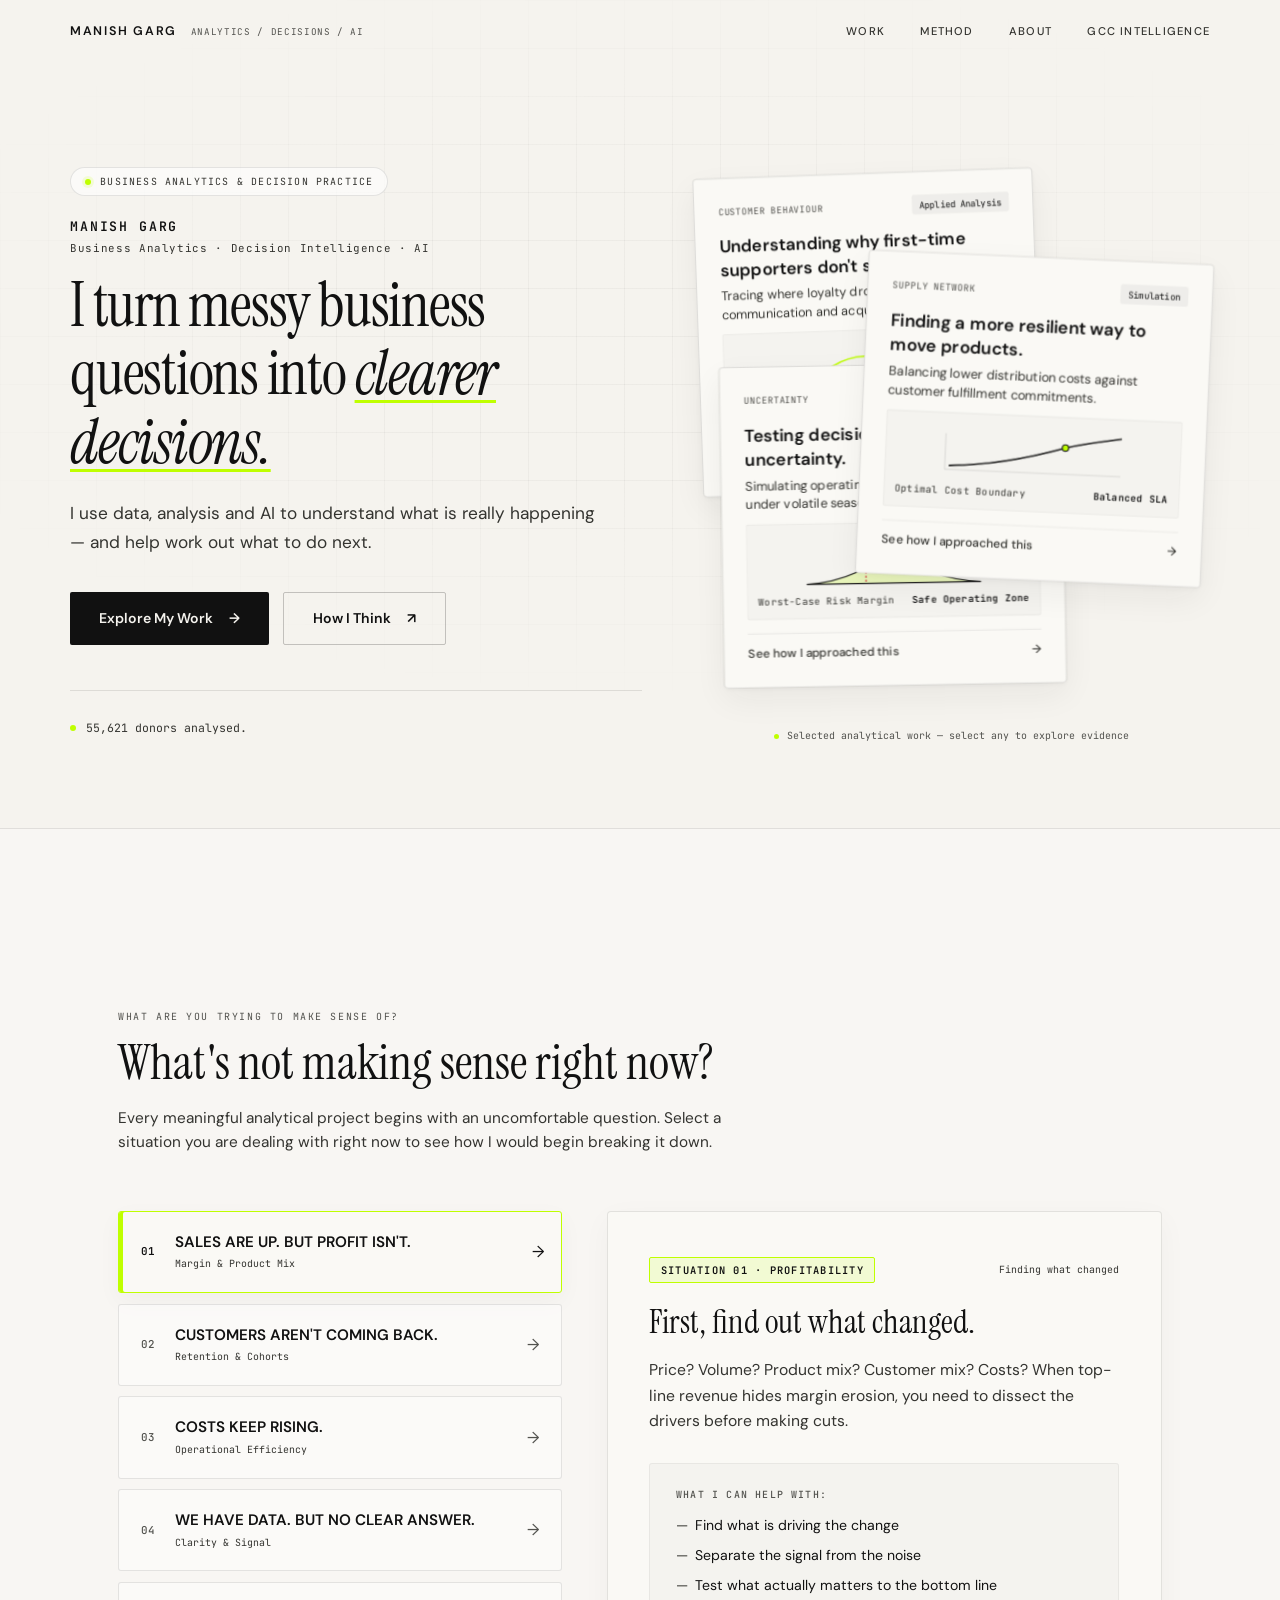
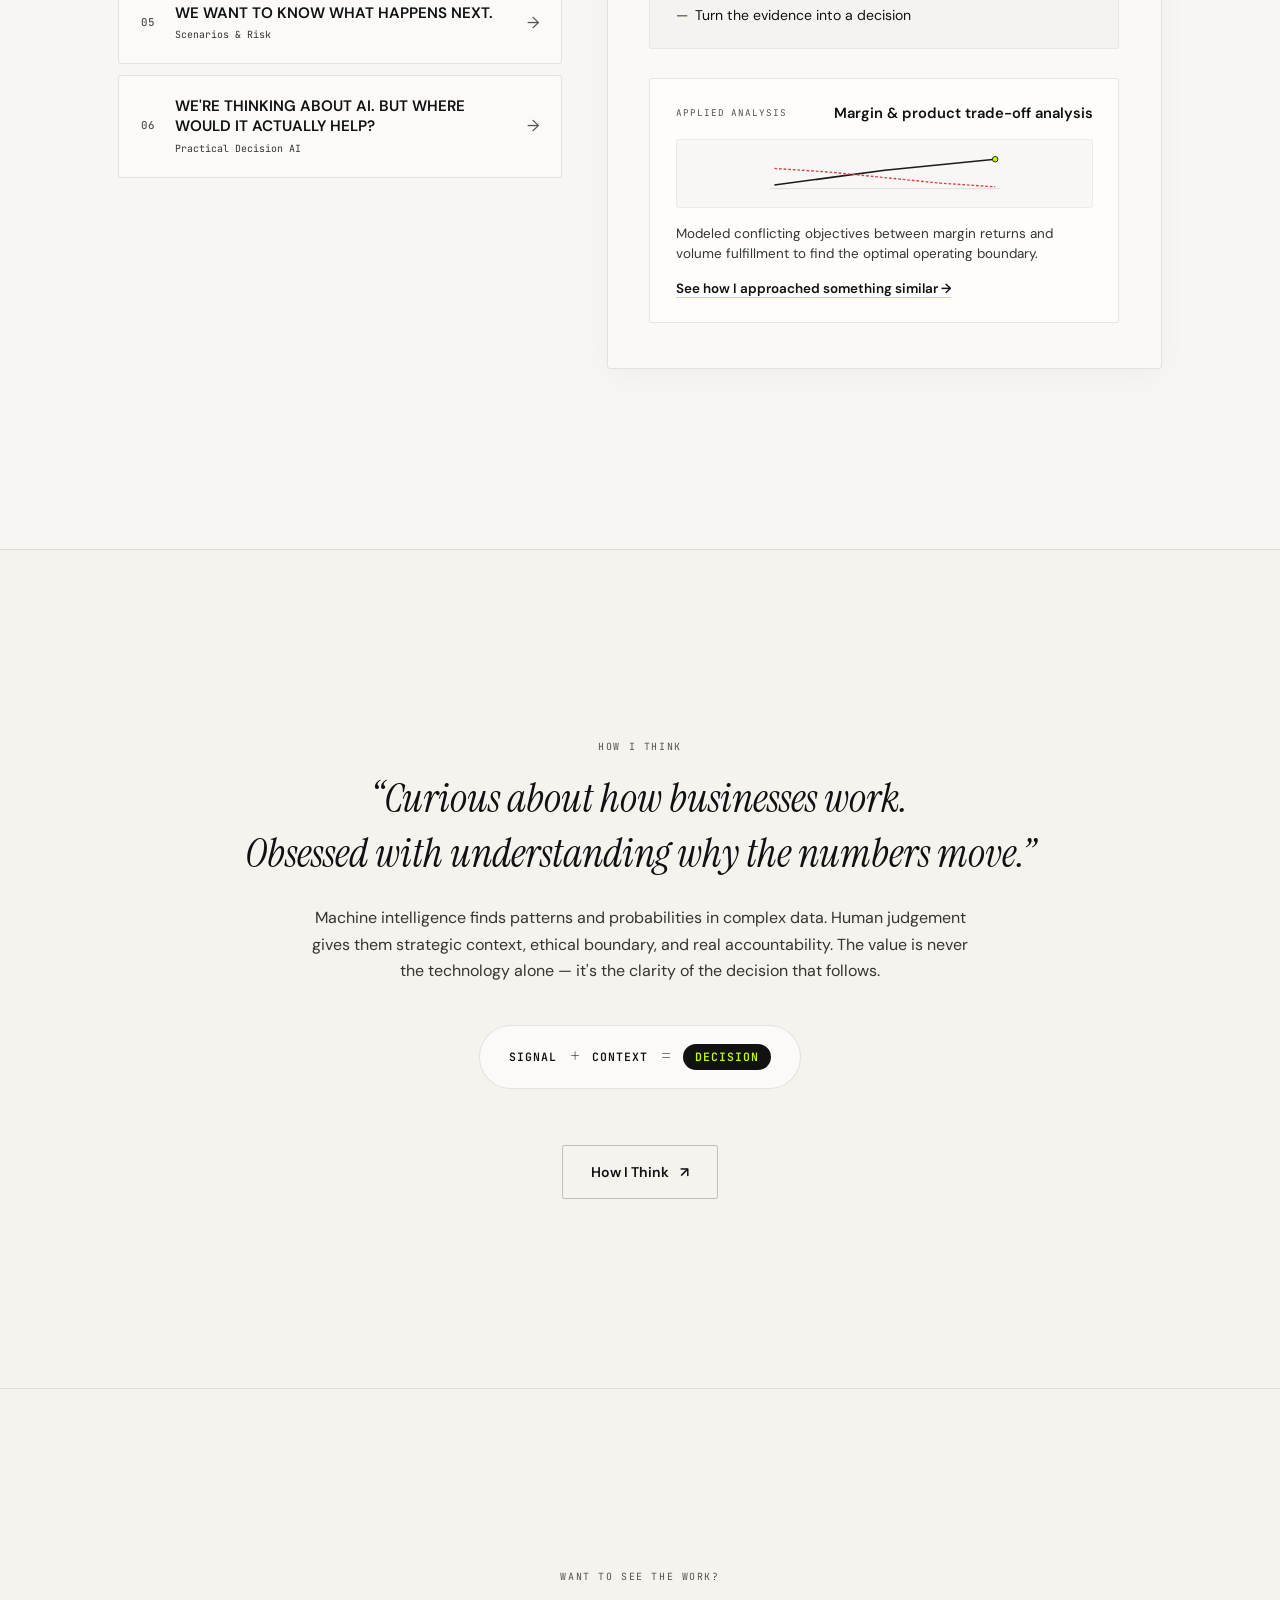
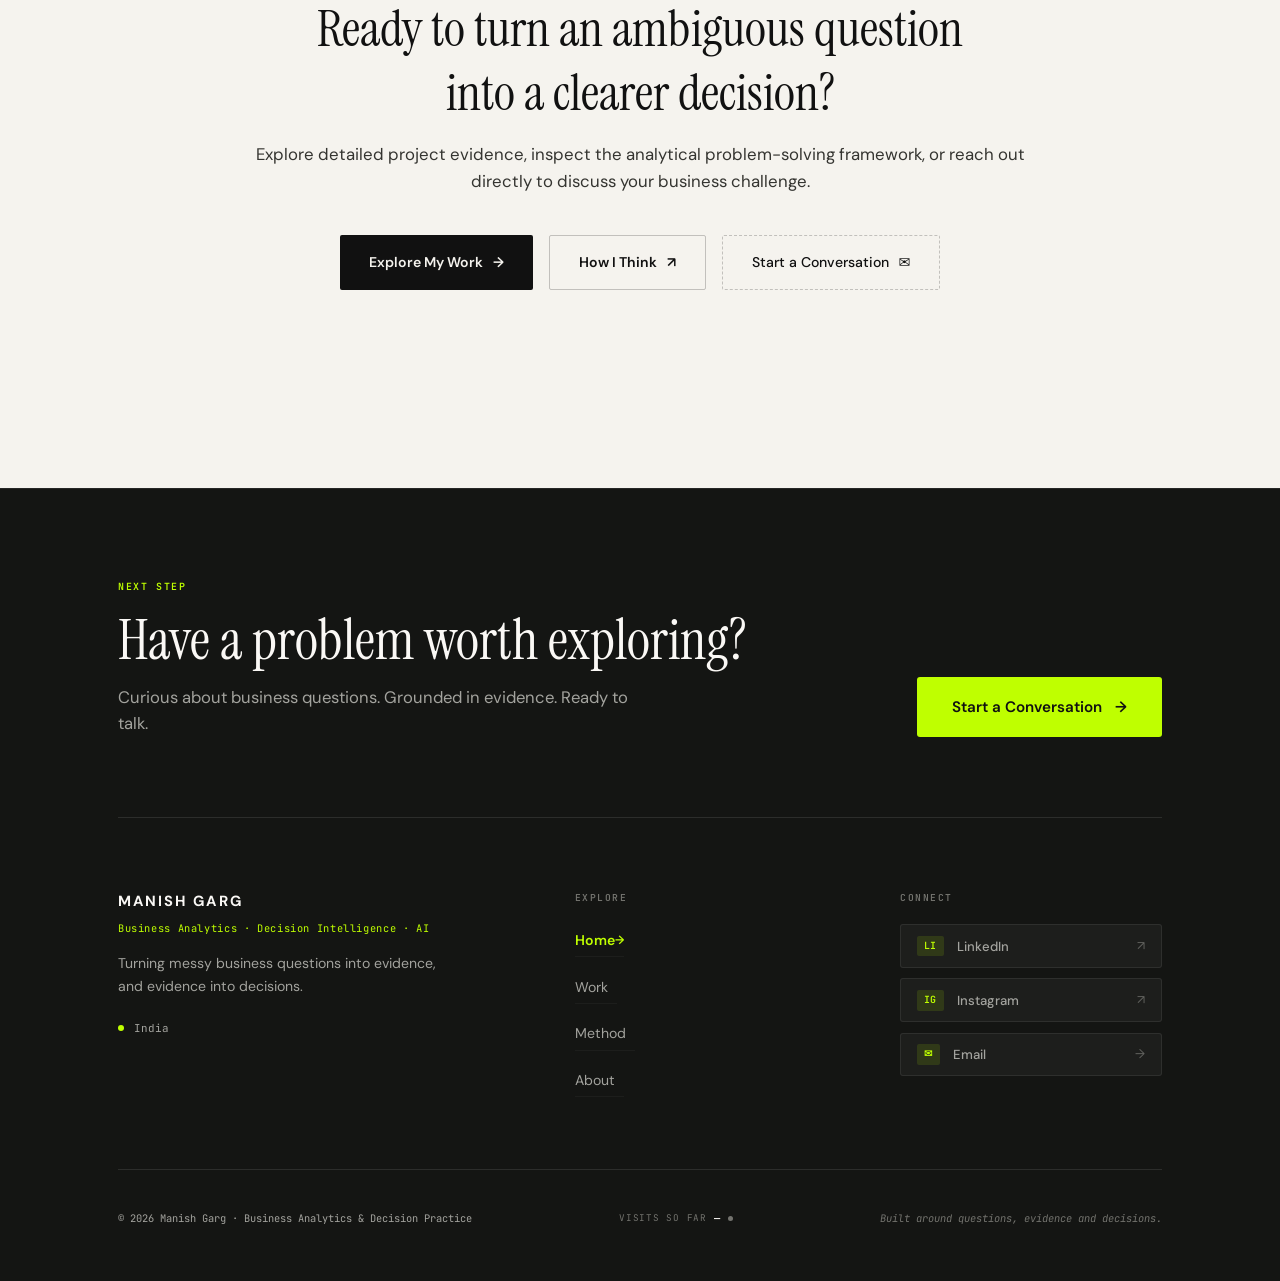
<file: index.html>
<!DOCTYPE html>
<html lang="en">
<head>
    <meta charset="UTF-8">
    <meta name="viewport" content="width=device-width, initial-scale=1.0">
    <title>Manish Garg — Analytics / Decisions / AI</title>
    <meta name="description" content="I turn messy business questions into clearer decisions. I use data, analysis and AI to understand what is really happening — and help work out what to do next.">

    <link rel="preconnect" href="https://fonts.googleapis.com">
    <link rel="preconnect" href="https://fonts.gstatic.com" crossorigin>
    <link href="https://fonts.googleapis.com/css2?family=Instrument+Serif:ital@0;1&family=DM+Sans:ital,opsz,wght@0,9..40,300..600;1,9..40,300..600&family=JetBrains+Mono:wght@300;400;500;600&display=swap" rel="stylesheet">

    <link rel="stylesheet" href="styles.css?v=2.2">
</head>
<body data-page="home">

    <!-- ===== NAVIGATION ===== -->
    <nav class="nav" id="nav" role="navigation" aria-label="Main navigation">
        <div class="nav-inner">
            <div class="nav-brand">
                <a href="index.html" class="nav-name">MANISH GARG</a>
                <span class="nav-tag">ANALYTICS / DECISIONS / AI</span>
            </div>
            <button class="nav-toggle" id="navToggle" aria-label="Toggle menu" aria-expanded="false">
                <span></span><span></span>
            </button>
            <div class="nav-links" id="navLinks">
                <a href="work.html" class="nav-link" data-page="work">WORK</a>
                <a href="method.html" class="nav-link" data-page="method">METHOD</a>
                <a href="about.html" class="nav-link" data-page="about">ABOUT</a>
                <a href="gcc-tracker.html" class="nav-link" data-page="gcc-tracker">GCC INTELLIGENCE</a>
            </div>
        </div>
    </nav>

    <!-- ===== HERO SECTION ===== -->
    <header class="home-hero" id="homeHero">
        <div class="hero-ambient-grid" aria-hidden="true"></div>

        <div class="hero-shell">
            <div class="hero-layout">

                <!-- LEFT / EDITORIAL IDENTITY & PROPOSITION -->
                <div class="hero-editorial">
                    <div class="hero-badge" data-animate="fade-up">
                        <span class="badge-pulse"></span>
                        <span>BUSINESS ANALYTICS & DECISION PRACTICE</span>
                    </div>

                    <div class="hero-identity" data-animate="fade-up" data-delay="80">
                        <span class="hero-kicker">MANISH GARG</span>
                        <span class="hero-discipline">Business Analytics · Decision Intelligence · AI</span>
                    </div>

                    <h1 class="hero-title" data-animate="fade-up" data-delay="160">
                        I turn messy business questions into <span class="title-em">clearer decisions.</span>
                    </h1>

                    <p class="hero-manifesto" data-animate="fade-up" data-delay="240">
                        I use data, analysis and AI to understand what is really happening — and help work out what to do next.
                    </p>

                    <div class="hero-cta-group" data-animate="fade-up" data-delay="320">
                        <a href="work.html" class="cta-primary">
                            Explore My Work <span class="cta-arrow" aria-hidden="true">→</span>
                        </a>
                        <a href="method.html" class="cta-secondary">
                            How I Think <span class="cta-arrow" aria-hidden="true">↗</span>
                        </a>
                    </div>

                    <!-- Single quiet rotating proof line -->
                    <div class="hero-quiet-note" data-animate="fade-up" data-delay="380">
                        <span class="quiet-dot" aria-hidden="true"></span>
                        <span class="proof-ticker" id="proofTicker">55,621 donors analysed.</span>
                    </div>
                </div>

                <!-- RIGHT / 3 ELEVATED PROJECT ARTEFACTS -->
                <div class="hero-collage-stage" id="collageStage" aria-label="Selected work examples">
                    <div class="collage-canvas collage-canvas--refined" id="collageCanvas">

                        <!-- ARTEFACT 1: CUSTOMER BEHAVIOUR -->
                        <a href="work.html" class="artefact-card card-wva" aria-label="Customer journey and retention analysis example">
                            <div class="artefact-header">
                                <span class="artefact-tag">CUSTOMER BEHAVIOUR</span>
                                <span class="artefact-badge">Applied Analysis</span>
                            </div>
                            <div class="artefact-content">
                                <h3 class="artefact-name">Understanding why first-time supporters don't stay.</h3>
                                <p class="artefact-summary">Tracing where loyalty drops across early communication and acquisition channels.</p>

                                <div class="artefact-chart">
                                    <svg viewBox="0 0 240 65" class="mini-chart" aria-hidden="true">
                                        <path d="M0,52 Q45,46 75,28 T145,22 T210,12 L240,8" fill="none" stroke="#BFFF00" stroke-width="2"/>
                                        <path d="M0,58 Q50,54 90,46 T160,42 T220,38 L240,36" fill="none" stroke="rgba(26,26,26,0.25)" stroke-width="1.5" stroke-dasharray="3,3"/>
                                        <circle cx="240" cy="8" r="3.5" fill="#BFFF00"/>
                                    </svg>
                                    <div class="chart-legend">
                                        <span>Cohort Retention Pattern</span>
                                        <span class="legend-delta">Drop-off Window</span>
                                    </div>
                                </div>
                            </div>
                            <div class="artefact-footer">
                                <span>See how I approached this</span>
                                <span class="artefact-arrow">→</span>
                            </div>
                        </a>

                        <!-- ARTEFACT 2: SUPPLY NETWORK -->
                        <a href="work.html" class="artefact-card card-vicgoods" aria-label="Supply network and cost optimisation example">
                            <div class="artefact-header">
                                <span class="artefact-tag">SUPPLY NETWORK</span>
                                <span class="artefact-badge">Simulation</span>
                            </div>
                            <div class="artefact-content">
                                <h3 class="artefact-name">Finding a more resilient way to move products.</h3>
                                <p class="artefact-summary">Balancing lower distribution costs against customer fulfillment commitments.</p>

                                <div class="artefact-chart">
                                    <svg viewBox="0 0 240 65" class="mini-chart" aria-hidden="true">
                                        <line x1="10" y1="55" x2="230" y2="55" stroke="rgba(26,26,26,0.15)" stroke-width="1"/>
                                        <line x1="10" y1="10" x2="10" y2="55" stroke="rgba(26,26,26,0.15)" stroke-width="1"/>
                                        <path d="M15,50 C60,48 110,38 160,22 C190,14 220,10 230,8" fill="none" stroke="#1A1A1A" stroke-width="2"/>
                                        <circle cx="160" cy="22" r="4" fill="#BFFF00" stroke="#1A1A1A" stroke-width="1.5"/>
                                    </svg>
                                    <div class="chart-legend">
                                        <span>Optimal Cost Boundary</span>
                                        <span class="legend-delta">Balanced SLA</span>
                                    </div>
                                </div>
                            </div>
                            <div class="artefact-footer">
                                <span>See how I approached this</span>
                                <span class="artefact-arrow">→</span>
                            </div>
                        </a>

                        <!-- ARTEFACT 3: TESTING DECISIONS UNDER UNCERTAINTY -->
                        <a href="work.html" class="artefact-card card-alpine" aria-label="Testing decisions under uncertainty example">
                            <div class="artefact-header">
                                <span class="artefact-tag">UNCERTAINTY</span>
                                <span class="artefact-badge">Prototype</span>
                            </div>
                            <div class="artefact-content">
                                <h3 class="artefact-name">Testing decisions under uncertainty.</h3>
                                <p class="artefact-summary">Simulating operating cash flow and capacity under volatile seasonal demand.</p>

                                <div class="artefact-chart">
                                    <svg viewBox="0 0 240 65" class="mini-chart" aria-hidden="true">
                                        <path d="M10,60 Q80,56 120,12 Q160,56 230,60 Z" fill="rgba(191,255,0,0.22)" stroke="#1A1A1A" stroke-width="1.5"/>
                                        <line x1="85" y1="10" x2="85" y2="60" stroke="#D64545" stroke-width="1.5" stroke-dasharray="3,2"/>
                                    </svg>
                                    <div class="chart-legend">
                                        <span>Worst-Case Risk Margin</span>
                                        <span class="legend-delta">Safe Operating Zone</span>
                                    </div>
                                </div>
                            </div>
                            <div class="artefact-footer">
                                <span>See how I approached this</span>
                                <span class="artefact-arrow">→</span>
                            </div>
                        </a>

                    </div>
                    <div class="collage-caption">
                        <span class="caption-dot"></span>
                        <span>Selected analytical work — select any to explore evidence</span>
                    </div>
                </div>

            </div>
        </div>
    </header>

    <!-- ===== SECTION 2: INTERACTIVE SITUATION SELECTOR ===== -->
    <!-- "WHAT ARE YOU TRYING TO MAKE SENSE OF?" -->
    <section class="sense-section" id="senseSection">
        <div class="section-container">
            <div class="section-header-editorial" data-animate="fade-up">
                <span class="section-kicker">WHAT ARE YOU TRYING TO MAKE SENSE OF?</span>
                <h2 class="section-display-title">What's not making sense right now?</h2>
                <p class="section-lead-copy">
                    Every meaningful analytical project begins with an uncomfortable question. Select a situation you are dealing with right now to see how I would begin breaking it down.
                </p>
            </div>

            <!-- Conversational Dynamic Workspace -->
            <div class="sense-workspace" id="senseWorkspace">
                
                <!-- Left: 6 Concrete Business Situations -->
                <div class="sense-selector-list" role="tablist" aria-label="Business situation choices">
                    <button class="sense-choice active" data-situation="01" role="tab" aria-selected="true" aria-controls="senseResponsePanel">
                        <span class="choice-num">01</span>
                        <div class="choice-body">
                            <span class="choice-title">SALES ARE UP. BUT PROFIT ISN'T.</span>
                            <span class="choice-tag">Margin & Product Mix</span>
                        </div>
                        <span class="choice-arrow" aria-hidden="true">→</span>
                    </button>

                    <button class="sense-choice" data-situation="02" role="tab" aria-selected="false" aria-controls="senseResponsePanel">
                        <span class="choice-num">02</span>
                        <div class="choice-body">
                            <span class="choice-title">CUSTOMERS AREN'T COMING BACK.</span>
                            <span class="choice-tag">Retention & Cohorts</span>
                        </div>
                        <span class="choice-arrow" aria-hidden="true">→</span>
                    </button>

                    <button class="sense-choice" data-situation="03" role="tab" aria-selected="false" aria-controls="senseResponsePanel">
                        <span class="choice-num">03</span>
                        <div class="choice-body">
                            <span class="choice-title">COSTS KEEP RISING.</span>
                            <span class="choice-tag">Operational Efficiency</span>
                        </div>
                        <span class="choice-arrow" aria-hidden="true">→</span>
                    </button>

                    <button class="sense-choice" data-situation="04" role="tab" aria-selected="false" aria-controls="senseResponsePanel">
                        <span class="choice-num">04</span>
                        <div class="choice-body">
                            <span class="choice-title">WE HAVE DATA. BUT NO CLEAR ANSWER.</span>
                            <span class="choice-tag">Clarity & Signal</span>
                        </div>
                        <span class="choice-arrow" aria-hidden="true">→</span>
                    </button>

                    <button class="sense-choice" data-situation="05" role="tab" aria-selected="false" aria-controls="senseResponsePanel">
                        <span class="choice-num">05</span>
                        <div class="choice-body">
                            <span class="choice-title">WE WANT TO KNOW WHAT HAPPENS NEXT.</span>
                            <span class="choice-tag">Scenarios & Risk</span>
                        </div>
                        <span class="choice-arrow" aria-hidden="true">→</span>
                    </button>

                    <button class="sense-choice" data-situation="06" role="tab" aria-selected="false" aria-controls="senseResponsePanel">
                        <span class="choice-num">06</span>
                        <div class="choice-body">
                            <span class="choice-title">WE'RE THINKING ABOUT AI. BUT WHERE WOULD IT ACTUALLY HELP?</span>
                            <span class="choice-tag">Practical Decision AI</span>
                        </div>
                        <span class="choice-arrow" aria-hidden="true">→</span>
                    </button>
                </div>

                <!-- Right: Active Transformation Response Panel -->
                <div class="sense-response-panel" id="senseResponsePanel" role="tabpanel">
                    <div class="response-card" id="responseCard">
                        
                        <div class="response-header">
                            <span class="response-badge" id="responseBadge">SITUATION 01 · PROFITABILITY</span>
                            <span class="response-subtitle" id="responseSubtitle">Finding what changed</span>
                        </div>

                        <h3 class="response-heading" id="responseHeading">First, find out what changed.</h3>
                        <p class="response-lead" id="responseLead">
                            Price? Volume? Product mix? Customer mix? Costs? When top-line revenue hides margin erosion, you need to dissect the drivers before making cuts.
                        </p>

                        <!-- Approach Steps in Human Language -->
                        <div class="response-approach">
                            <span class="approach-label">WHAT I CAN HELP WITH:</span>
                            <ul class="approach-list" id="approachList">
                                <li>Find what is driving the change</li>
                                <li>Separate the signal from the noise</li>
                                <li>Test what actually matters to the bottom line</li>
                                <li>Turn the evidence into a decision</li>
                            </ul>
                        </div>

                        <!-- Real Work Connection Fragment with Visual Element -->
                        <div class="response-evidence-box">
                            <div class="evidence-box-top">
                                <span class="evidence-tag" id="evidenceTag">APPLIED ANALYSIS</span>
                                <span class="evidence-name" id="evidenceName">Margin & product trade-off analysis</span>
                            </div>
                            
                            <!-- Dynamic Visual Fragment -->
                            <div class="evidence-visual-wrap" id="evidenceVisual">
                                <svg viewBox="0 0 260 50" class="frag-chart" aria-hidden="true">
                                    <line x1="5" y1="42" x2="255" y2="42" stroke="rgba(26,26,26,0.12)" stroke-width="1"/>
                                    <polyline points="10,38 70,30 130,22 190,16 250,10" fill="none" stroke="#1A1A1A" stroke-width="1.8"/>
                                    <polyline points="10,20 70,24 130,30 190,36 250,40" fill="none" stroke="#D64545" stroke-width="1.5" stroke-dasharray="3,2"/>
                                    <circle cx="250" cy="10" r="3" fill="#BFFF00" stroke="#1A1A1A" stroke-width="1"/>
                                </svg>
                            </div>

                            <p class="evidence-desc" id="evidenceDesc">
                                Modeled conflicting objectives between margin returns and volume fulfillment to find the optimal operating boundary.
                            </p>
                            <a href="work.html" class="evidence-link" id="evidenceLink">
                                See how I approached something similar →
                            </a>
                        </div>

                    </div>
                </div>

            </div>
        </div>
    </section>

    <!-- ===== SECTION 3: HOW I APPROACH PROBLEMS (METHOD BRIDGE) ===== -->
    <section class="home-approach-bridge" id="approachSection">
        <div class="section-container">
            <div class="bridge-card" data-animate="fade-up">
                <span class="section-kicker">HOW I THINK</span>
                
                <p class="bridge-quote">
                    “Curious about how businesses work.<br>
                    Obsessed with understanding why the numbers move.”
                </p>

                <p class="bridge-narrative">
                    Machine intelligence finds patterns and probabilities in complex data. Human judgement gives them strategic context, ethical boundary, and real accountability. The value is never the technology alone — it's the clarity of the decision that follows.
                </p>

                <div class="bridge-formula" aria-hidden="true">
                    <span class="formula-pill">SIGNAL</span>
                    <span class="formula-op">+</span>
                    <span class="formula-pill">CONTEXT</span>
                    <span class="formula-op">=</span>
                    <span class="formula-pill formula-pill--result">DECISION</span>
                </div>

                <div class="bridge-cta">
                    <a href="method.html" class="cta-secondary">
                        How I Think <span aria-hidden="true">↗</span>
                    </a>
                </div>
            </div>
        </div>
    </section>

    <!-- ===== SECTION 4: THE NEXT STEP / HANDSHAKE ===== -->
    <section class="home-gateway" id="gatewaySection">
        <div class="section-container">
            <div class="gateway-card" data-animate="fade-up">
                <span class="gateway-kicker">WANT TO SEE THE WORK?</span>
                <h2 class="gateway-title">
                    Ready to turn an ambiguous question<br class="hide-mobile">
                    into a clearer decision?
                </h2>
                <p class="gateway-desc">
                    Explore detailed project evidence, inspect the analytical problem-solving framework, or reach out directly to discuss your business challenge.
                </p>
                <div class="gateway-actions">
                    <a href="work.html" class="cta-primary">
                        Explore My Work <span aria-hidden="true">→</span>
                    </a>
                    <a href="method.html" class="cta-secondary">
                        How I Think <span aria-hidden="true">↗</span>
                    </a>
                    <a href="mailto:hello@manishgarg.com" class="cta-ghost">
                        Start a Conversation <span aria-hidden="true">✉</span>
                    </a>
                </div>
            </div>
        </div>
    </section>

    <!-- ===== SHARED FOOTER / LOWER NAVIGATION (CONSISTENT ACROSS ALL PAGES) ===== -->
    <footer class="site-footer" id="siteFooter" role="contentinfo">
        <div class="footer-container">
            
            <!-- Top Hero Banner / Closing Call to Action -->
            <div class="footer-hero" data-animate="fade-up">
                <div class="footer-headline-group">
                    <span class="footer-kicker">NEXT STEP</span>
                    <h2 class="footer-headline">Have a problem worth exploring?</h2>
                    <p class="footer-lead">
                        Curious about business questions. Grounded in evidence. Ready to talk.
                    </p>
                </div>
                <div class="footer-cta-wrap">
                    <a href="mailto:hello@manishgarg.com" class="footer-cta-btn" id="footerContactBtn" data-config-link="email">
                        <span>Start a Conversation</span>
                        <span class="footer-cta-arrow" aria-hidden="true">→</span>
                    </a>
                </div>
            </div>

            <!-- Middle / 3-Column Main Grid -->
            <div class="footer-main-grid">
                
                <!-- Brand & Positioning -->
                <div class="footer-brand-col">
                    <a href="index.html" class="footer-brand-title">MANISH GARG</a>
                    <p class="footer-brand-tag">Business Analytics · Decision Intelligence · AI</p>
                    <p class="footer-brand-desc">
                        Turning messy business questions into evidence, and evidence into decisions.
                    </p>
                    <div class="footer-location">
                        <span class="loc-dot" aria-hidden="true"></span>
                        <span>India</span>
                    </div>
                </div>

                <!-- Navigation Links -->
                <div class="footer-nav-col">
                    <span class="footer-col-label">EXPLORE</span>
                    <ul class="footer-links">
                        <li><a href="index.html" class="footer-link active" data-page="home" aria-current="page">Home <span class="f-arrow" aria-hidden="true">→</span></a></li>
                        <li><a href="work.html" class="footer-link" data-page="work">Work <span class="f-arrow" aria-hidden="true">→</span></a></li>
                        <li><a href="method.html" class="footer-link" data-page="method">Method <span class="f-arrow" aria-hidden="true">→</span></a></li>
                        <li><a href="about.html" class="footer-link" data-page="about">About <span class="f-arrow" aria-hidden="true">→</span></a></li>
                    </ul>
                </div>

                <!-- Direct Social & Contact Tabs -->
                <div class="footer-contact-col">
                    <span class="footer-col-label">CONNECT</span>
                    <ul class="footer-social-tabs">
                        <li>
                            <a href="https://www.linkedin.com/in/manishgarg" target="_blank" rel="noopener noreferrer" class="social-tab" data-config-link="linkedin" aria-label="LinkedIn profile">
                                <span class="social-icon">LI</span>
                                <span class="social-name">LinkedIn</span>
                                <span class="social-arrow" aria-hidden="true">↗</span>
                            </a>
                        </li>
                        <li>
                            <a href="https://www.instagram.com/" target="_blank" rel="noopener noreferrer" class="social-tab" data-config-link="instagram" aria-label="Instagram profile">
                                <span class="social-icon">IG</span>
                                <span class="social-name">Instagram</span>
                                <span class="social-arrow" aria-hidden="true">↗</span>
                            </a>
                        </li>
                        <li>
                            <a href="mailto:hello@manishgarg.com" class="social-tab" data-config-link="email" aria-label="Direct email">
                                <span class="social-icon">✉</span>
                                <span class="social-name">Email</span>
                                <span class="social-arrow" aria-hidden="true">→</span>
                            </a>
                        </li>
                    </ul>
                </div>

            </div>

            <!-- Bottom Bar / Legal & Attribution -->
            <div class="footer-bottom-bar">
                <span class="footer-copyright">© 2026 Manish Garg · Business Analytics & Decision Practice</span>
                <div class="footer-visitor-counter" id="visitorCounter" aria-label="Site visits so far">
                    <span class="counter-label">VISITS SO FAR</span>
                    <span class="counter-val" id="visitorCountVal">—</span>
                    <span class="counter-dot" aria-hidden="true"></span>
                </div>
                <span class="footer-credo">Built around questions, evidence and decisions.</span>
            </div>

        </div>
    </footer>

    <script src="script.js?v=2.2"></script>
</body>
</html>
</file>
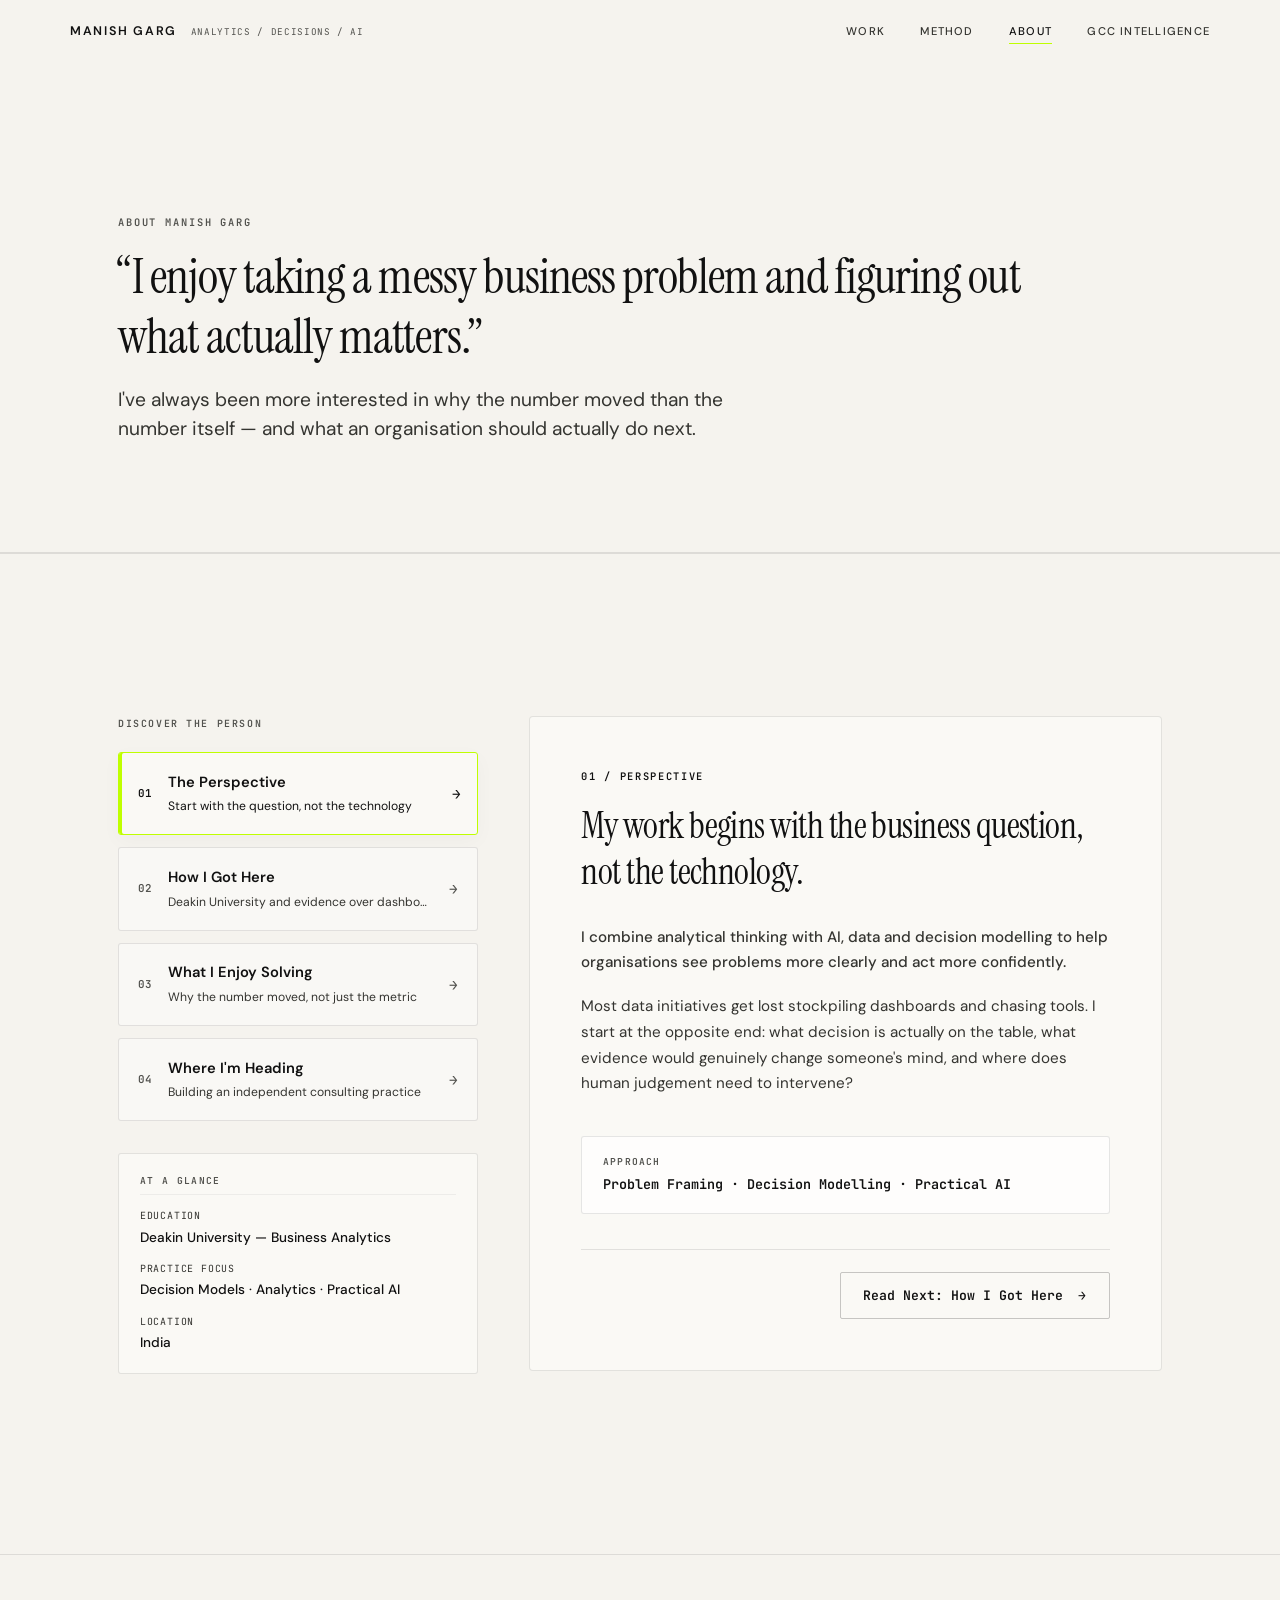
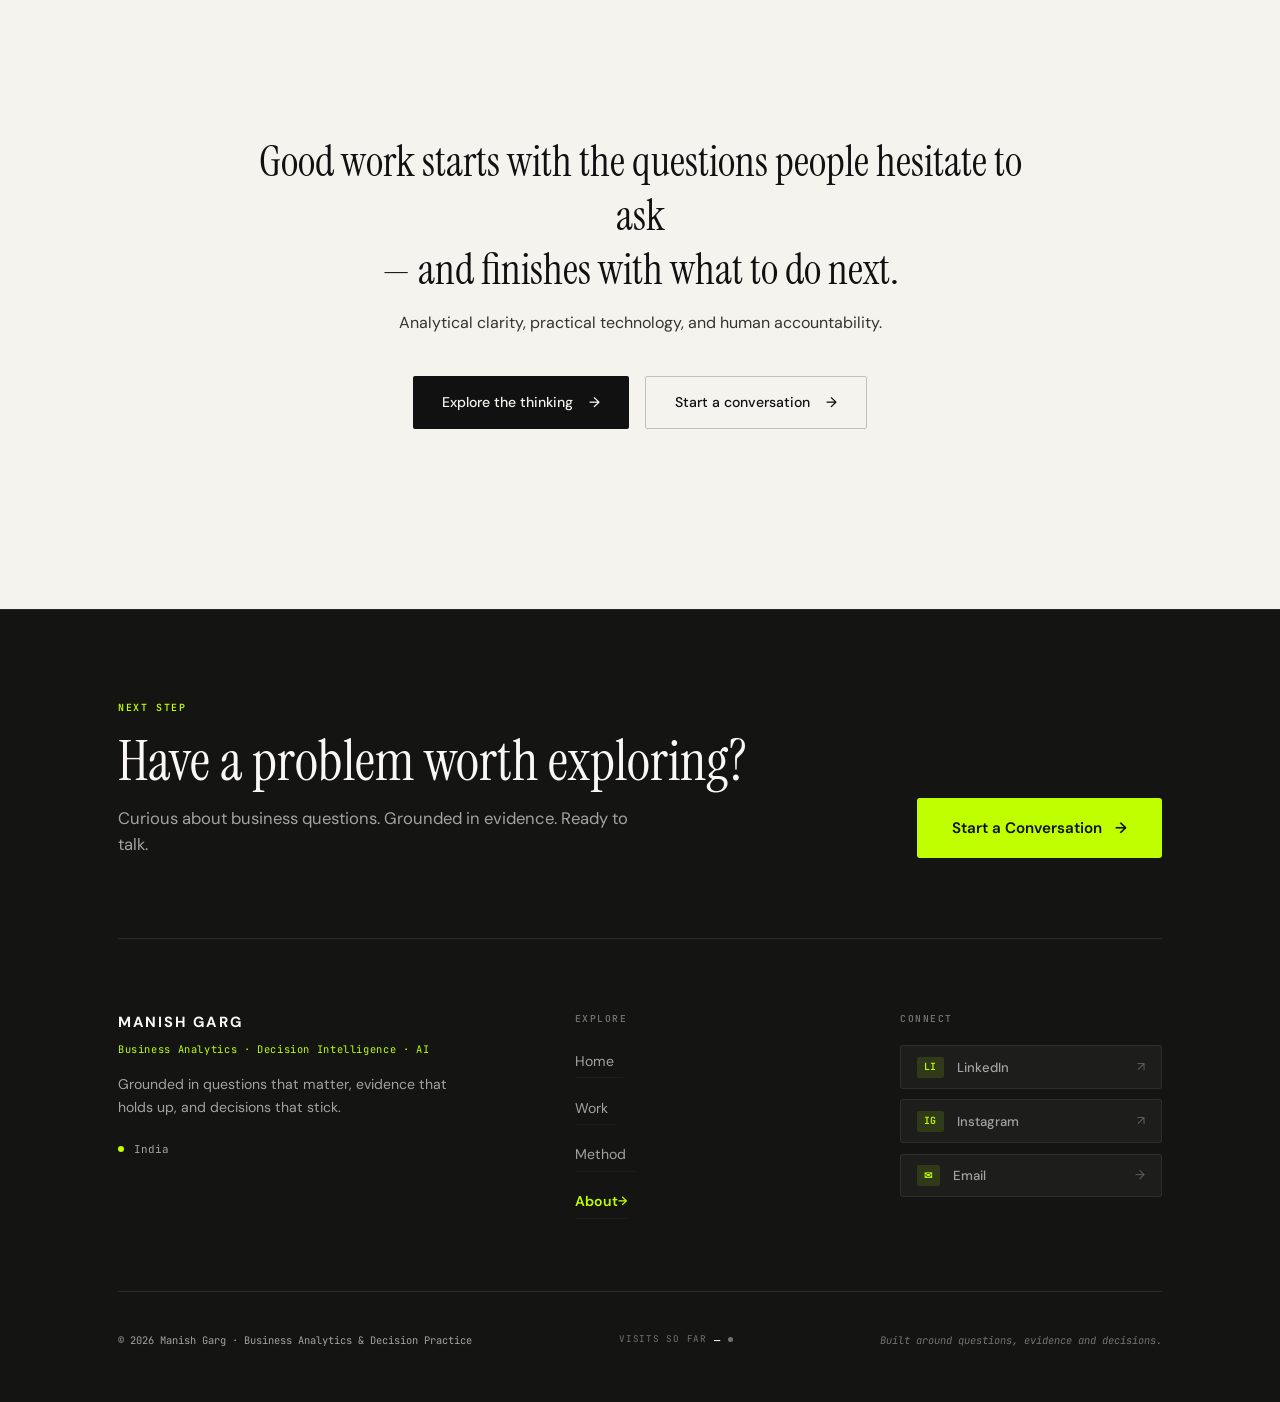
<file: about.html>
<!DOCTYPE html>
<html lang="en">
<head>
    <meta charset="UTF-8">
    <meta name="viewport" content="width=device-width, initial-scale=1.0">
    <title>About — Manish Garg</title>
    <meta name="description" content="Who is behind the frame. Building a consulting practice at the intersection of business analytics, human judgement and machine intelligence.">

    <link rel="preconnect" href="https://fonts.googleapis.com">
    <link rel="preconnect" href="https://fonts.gstatic.com" crossorigin>
    <link href="https://fonts.googleapis.com/css2?family=Instrument+Serif:ital@0;1&family=DM+Sans:ital,opsz,wght@0,9..40,300..600;1,9..40,300..600&family=JetBrains+Mono:wght@300;400;500&display=swap" rel="stylesheet">

    <link rel="stylesheet" href="styles.css?v=2.2">
</head>
<body data-page="about">

    <!-- ===== NAVIGATION ===== -->
    <nav class="nav" id="nav" role="navigation" aria-label="Main navigation">
        <div class="nav-inner">
            <div class="nav-brand">
                <a href="index.html" class="nav-name">MANISH GARG</a>
                <span class="nav-tag">ANALYTICS / DECISIONS / AI</span>
            </div>
            <button class="nav-toggle" id="navToggle" aria-label="Toggle menu" aria-expanded="false">
                <span></span><span></span>
            </button>
            <div class="nav-links" id="navLinks">
                <a href="work.html" class="nav-link" data-page="work">WORK</a>
                <a href="method.html" class="nav-link" data-page="method">METHOD</a>
                <a href="about.html" class="nav-link active" data-page="about" aria-current="page">ABOUT</a>
                <a href="gcc-tracker.html" class="nav-link" data-page="gcc-tracker">GCC INTELLIGENCE</a>
            </div>
        </div>
    </nav>

    <!-- ===== PAGE HEADER ===== -->
    <header class="page-hero">
        <div class="section-container">
            <span class="about-kicker" data-animate="fade-up">ABOUT MANISH GARG</span>
            <h1 class="page-title about-page-title" data-animate="fade-up">
                “I enjoy taking a messy business problem and figuring out what actually matters.”
            </h1>
            <p class="page-subtitle" data-animate="fade-up" data-delay="100">
                I've always been more interested in why the number moved than the number itself — and what an organisation should actually do next.
            </p>
        </div>
    </header>

    <!-- ===== ABOUT INTERACTIVE DISCOVERY ===== -->
    <section class="about-interactive-section" id="aboutInteractive">
        <div class="section-container">
            <div class="about-journey-layout">
                
                <!-- Left: Interactive Layers Index -->
                <div class="about-layers-index" role="tablist" aria-label="Story Chapters">
                    <span class="layers-index-kicker">DISCOVER THE PERSON</span>
                    
                    <button class="layer-item active" data-layer="01" role="tab" aria-selected="true" aria-controls="pane-01" id="tab-01">
                        <span class="layer-num">01</span>
                        <div class="layer-item-content">
                            <span class="layer-name">The Perspective</span>
                            <span class="layer-summary">Start with the question, not the technology</span>
                        </div>
                        <span class="layer-indicator" aria-hidden="true">→</span>
                    </button>

                    <button class="layer-item" data-layer="02" role="tab" aria-selected="false" aria-controls="pane-02" id="tab-02">
                        <span class="layer-num">02</span>
                        <div class="layer-item-content">
                            <span class="layer-name">How I Got Here</span>
                            <span class="layer-summary">Deakin University and evidence over dashboards</span>
                        </div>
                        <span class="layer-indicator" aria-hidden="true">→</span>
                    </button>

                    <button class="layer-item" data-layer="03" role="tab" aria-selected="false" aria-controls="pane-03" id="tab-03">
                        <span class="layer-num">03</span>
                        <div class="layer-item-content">
                            <span class="layer-name">What I Enjoy Solving</span>
                            <span class="layer-summary">Why the number moved, not just the metric</span>
                        </div>
                        <span class="layer-indicator" aria-hidden="true">→</span>
                    </button>

                    <button class="layer-item" data-layer="04" role="tab" aria-selected="false" aria-controls="pane-04" id="tab-04">
                        <span class="layer-num">04</span>
                        <div class="layer-item-content">
                            <span class="layer-name">Where I'm Heading</span>
                            <span class="layer-summary">Building an independent consulting practice</span>
                        </div>
                        <span class="layer-indicator" aria-hidden="true">→</span>
                    </button>

                    <!-- Persistent Snapshot Card below Index -->
                    <div class="about-snapshot-card">
                        <span class="snapshot-kicker">AT A GLANCE</span>
                        <div class="snapshot-row">
                            <span class="snapshot-label">Education</span>
                            <span class="snapshot-value">Deakin University — Business Analytics</span>
                        </div>
                        <div class="snapshot-row">
                            <span class="snapshot-label">Practice Focus</span>
                            <span class="snapshot-value">Decision Models · Analytics · Practical AI</span>
                        </div>
                        <div class="snapshot-row">
                            <span class="snapshot-label">Location</span>
                            <span class="snapshot-value">India</span>
                        </div>
                    </div>

                </div>

                <!-- Right: Editorial Narrative Viewer -->
                <div class="about-narrative-viewer">
                    
                    <!-- Pane 01 -->
                    <article class="narrative-pane active" id="pane-01" data-layer="01" role="tabpanel" aria-labelledby="tab-01">
                        <span class="pane-kicker">01 / PERSPECTIVE</span>
                        <h2 class="pane-headline">My work begins with the business question, not the technology.</h2>
                        <div class="pane-prose">
                            <p class="pane-lead">
                                I combine analytical thinking with AI, data and decision modelling to help organisations see problems more clearly and act more confidently.
                            </p>
                            <p>
                                Most data initiatives get lost stockpiling dashboards and chasing tools. I start at the opposite end: what decision is actually on the table, what evidence would genuinely change someone's mind, and where does human judgement need to intervene?
                            </p>
                        </div>
                        <div class="pane-meta">
                            <span class="pane-meta-label">APPROACH</span>
                            <span class="pane-meta-value">Problem Framing · Decision Modelling · Practical AI</span>
                        </div>
                        <div class="pane-nav">
                            <button type="button" class="pane-next-btn" data-next="02">
                                <span>Read Next: How I Got Here</span>
                                <span class="pane-next-arrow" aria-hidden="true">→</span>
                            </button>
                        </div>
                    </article>

                    <!-- Pane 02 -->
                    <article class="narrative-pane" id="pane-02" data-layer="02" role="tabpanel" aria-labelledby="tab-02" hidden>
                        <span class="pane-kicker">02 / FOUNDATION</span>
                        <h2 class="pane-headline">Deakin University and the discipline of evidence.</h2>
                        <div class="pane-prose">
                            <p class="pane-lead">
                                I studied Business Analytics at Deakin University, where I led capstone projects, built decision models, and explored practical AI systems.
                            </p>
                            <p>
                                That work cemented a conviction: the most valuable analytics connects evidence to action, not just data to dashboards. Theory only earns its keep when it survives contact with noisy data and organizational reality.
                            </p>
                        </div>
                        <div class="pane-meta">
                            <span class="pane-meta-label">EDUCATION</span>
                            <span class="pane-meta-value">Deakin University — Business Analytics</span>
                        </div>
                        <div class="pane-nav">
                            <button type="button" class="pane-next-btn" data-next="03">
                                <span>Read Next: What I Enjoy Solving</span>
                                <span class="pane-next-arrow" aria-hidden="true">→</span>
                            </button>
                        </div>
                    </article>

                    <!-- Pane 03 -->
                    <article class="narrative-pane" id="pane-03" data-layer="03" role="tabpanel" aria-labelledby="tab-03" hidden>
                        <span class="pane-kicker">03 / WHAT I ENJOY</span>
                        <h2 class="pane-headline">The questions that don’t have an obvious answer.</h2>
                        <div class="pane-prose">
                            <p class="pane-lead">
                                I've always been more interested in why the number moved than the number itself.
                            </p>
                            <p>
                                I enjoy taking an ambiguous situation — margin erosion despite revenue growth, donor drop-offs, operational bottlenecks — and figuring out what is noise and what is signal. The hardest problems are rarely about missing numbers; they are about unexamined assumptions and making trade-offs explicit.
                            </p>
                        </div>
                        <div class="pane-meta">
                            <span class="pane-meta-label">FOCUS AREAS</span>
                            <span class="pane-meta-value">Margin Diagnostics · Retention Pathways · Unstructured Data & NLP</span>
                        </div>
                        <div class="pane-nav">
                            <button type="button" class="pane-next-btn" data-next="04">
                                <span>Read Next: Where I'm Heading</span>
                                <span class="pane-next-arrow" aria-hidden="true">→</span>
                            </button>
                        </div>
                    </article>

                    <!-- Pane 04 -->
                    <article class="narrative-pane" id="pane-04" data-layer="04" role="tabpanel" aria-labelledby="tab-04" hidden>
                        <span class="pane-kicker">04 / THE PRACTICE</span>
                        <h2 class="pane-headline">An independent practice grounded in honesty.</h2>
                        <div class="pane-prose">
                            <p class="pane-lead">
                                I'm not building another agency. I'm building an independent consulting practice grounded in clear thinking, honest evidence, and the discipline to say what the numbers actually mean — and what they don't.
                            </p>
                            <p>
                                If the data doesn't support the hypothesis, I say so. If a simple rule of thumb beats a complex model, we use the simple rule. The goal is always clarity for the decision-maker.
                            </p>
                        </div>
                        <div class="pane-meta">
                            <span class="pane-meta-label">DIRECTION</span>
                            <span class="pane-meta-value">Independent Consulting Practice · India</span>
                        </div>
                        <div class="pane-nav">
                            <a href="work.html" class="pane-cta-link">
                                <span>Explore Selected Client Work</span>
                                <span class="pane-next-arrow" aria-hidden="true">→</span>
                            </a>
                        </div>
                    </article>

                </div>

            </div>
        </div>
    </section>

    <!-- ===== CTA ===== -->
    <section class="cta-section" id="contact">
        <div class="section-container">
            <div class="cta-inner" data-animate="fade-up">
                <p class="cta-statement">
                    Good work starts with the questions people hesitate to ask<br class="hide-mobile">
                    — and finishes with what to do next.
                </p>
                <p class="cta-sub">Analytical clarity, practical technology, and human accountability.</p>
                <div class="cta-actions">
                    <a href="work.html" class="cta-btn cta-btn--primary">
                        <span>Explore the thinking</span> <span class="cta-arrow" aria-hidden="true">→</span>
                    </a>
                    <a href="mailto:garg38396@gmail.com" class="cta-btn cta-btn--secondary">
                        <span>Start a conversation</span> <span class="cta-arrow" aria-hidden="true">→</span>
                    </a>
                </div>
            </div>
        </div>
    </section>

    <!-- ===== SHARED FOOTER / LOWER NAVIGATION (CONSISTENT ACROSS ALL PAGES) ===== -->
    <footer class="site-footer" id="siteFooter" role="contentinfo">
        <div class="footer-container">
            
            <!-- Top Hero Banner / Closing Call to Action -->
            <div class="footer-hero" data-animate="fade-up">
                <div class="footer-headline-group">
                    <span class="footer-kicker">NEXT STEP</span>
                    <h2 class="footer-headline">Have a problem worth exploring?</h2>
                    <p class="footer-lead">
                        Curious about business questions. Grounded in evidence. Ready to talk.
                    </p>
                </div>
                <div class="footer-cta-wrap">
                    <a href="mailto:hello@manishgarg.com" class="footer-cta-btn" id="footerContactBtn" data-config-link="email">
                        <span>Start a Conversation</span>
                        <span class="footer-cta-arrow" aria-hidden="true">→</span>
                    </a>
                </div>
            </div>

            <!-- Middle / 3-Column Main Grid -->
            <div class="footer-main-grid">
                
                <!-- Brand & Positioning -->
                <div class="footer-brand-col">
                    <a href="index.html" class="footer-brand-title">MANISH GARG</a>
                    <p class="footer-brand-tag">Business Analytics · Decision Intelligence · AI</p>
                    <p class="footer-brand-desc">
                        Grounded in questions that matter, evidence that holds up, and decisions that stick.
                    </p>
                    <div class="footer-location">
                        <span class="loc-dot" aria-hidden="true"></span>
                        <span>India</span>
                    </div>
                </div>

                <!-- Navigation Links -->
                <div class="footer-nav-col">
                    <span class="footer-col-label">EXPLORE</span>
                    <ul class="footer-links">
                        <li><a href="index.html" class="footer-link" data-page="home">Home <span class="f-arrow" aria-hidden="true">→</span></a></li>
                        <li><a href="work.html" class="footer-link" data-page="work">Work <span class="f-arrow" aria-hidden="true">→</span></a></li>
                        <li><a href="method.html" class="footer-link" data-page="method">Method <span class="f-arrow" aria-hidden="true">→</span></a></li>
                        <li><a href="about.html" class="footer-link active" data-page="about" aria-current="page">About <span class="f-arrow" aria-hidden="true">→</span></a></li>
                    </ul>
                </div>

                <!-- Direct Social & Contact Tabs -->
                <div class="footer-contact-col">
                    <span class="footer-col-label">CONNECT</span>
                    <ul class="footer-social-tabs">
                        <li>
                            <a href="https://www.linkedin.com/in/manishgarg" target="_blank" rel="noopener noreferrer" class="social-tab" data-config-link="linkedin" aria-label="LinkedIn profile">
                                <span class="social-icon">LI</span>
                                <span class="social-name">LinkedIn</span>
                                <span class="social-arrow" aria-hidden="true">↗</span>
                            </a>
                        </li>
                        <li>
                            <a href="https://www.instagram.com/" target="_blank" rel="noopener noreferrer" class="social-tab" data-config-link="instagram" aria-label="Instagram profile">
                                <span class="social-icon">IG</span>
                                <span class="social-name">Instagram</span>
                                <span class="social-arrow" aria-hidden="true">↗</span>
                            </a>
                        </li>
                        <li>
                            <a href="mailto:hello@manishgarg.com" class="social-tab" data-config-link="email" aria-label="Direct email">
                                <span class="social-icon">✉</span>
                                <span class="social-name">Email</span>
                                <span class="social-arrow" aria-hidden="true">→</span>
                            </a>
                        </li>
                    </ul>
                </div>

            </div>

            <!-- Bottom Bar / Legal & Attribution -->
            <div class="footer-bottom-bar">
                <span class="footer-copyright">© 2026 Manish Garg · Business Analytics & Decision Practice</span>
                <div class="footer-visitor-counter" id="visitorCounter" aria-label="Site visits so far">
                    <span class="counter-label">VISITS SO FAR</span>
                    <span class="counter-val" id="visitorCountVal">—</span>
                    <span class="counter-dot" aria-hidden="true"></span>
                </div>
                <span class="footer-credo">Built around questions, evidence and decisions.</span>
            </div>

        </div>
    </footer>

    <script src="script.js?v=2.2"></script>
</body>
</html>
</file>
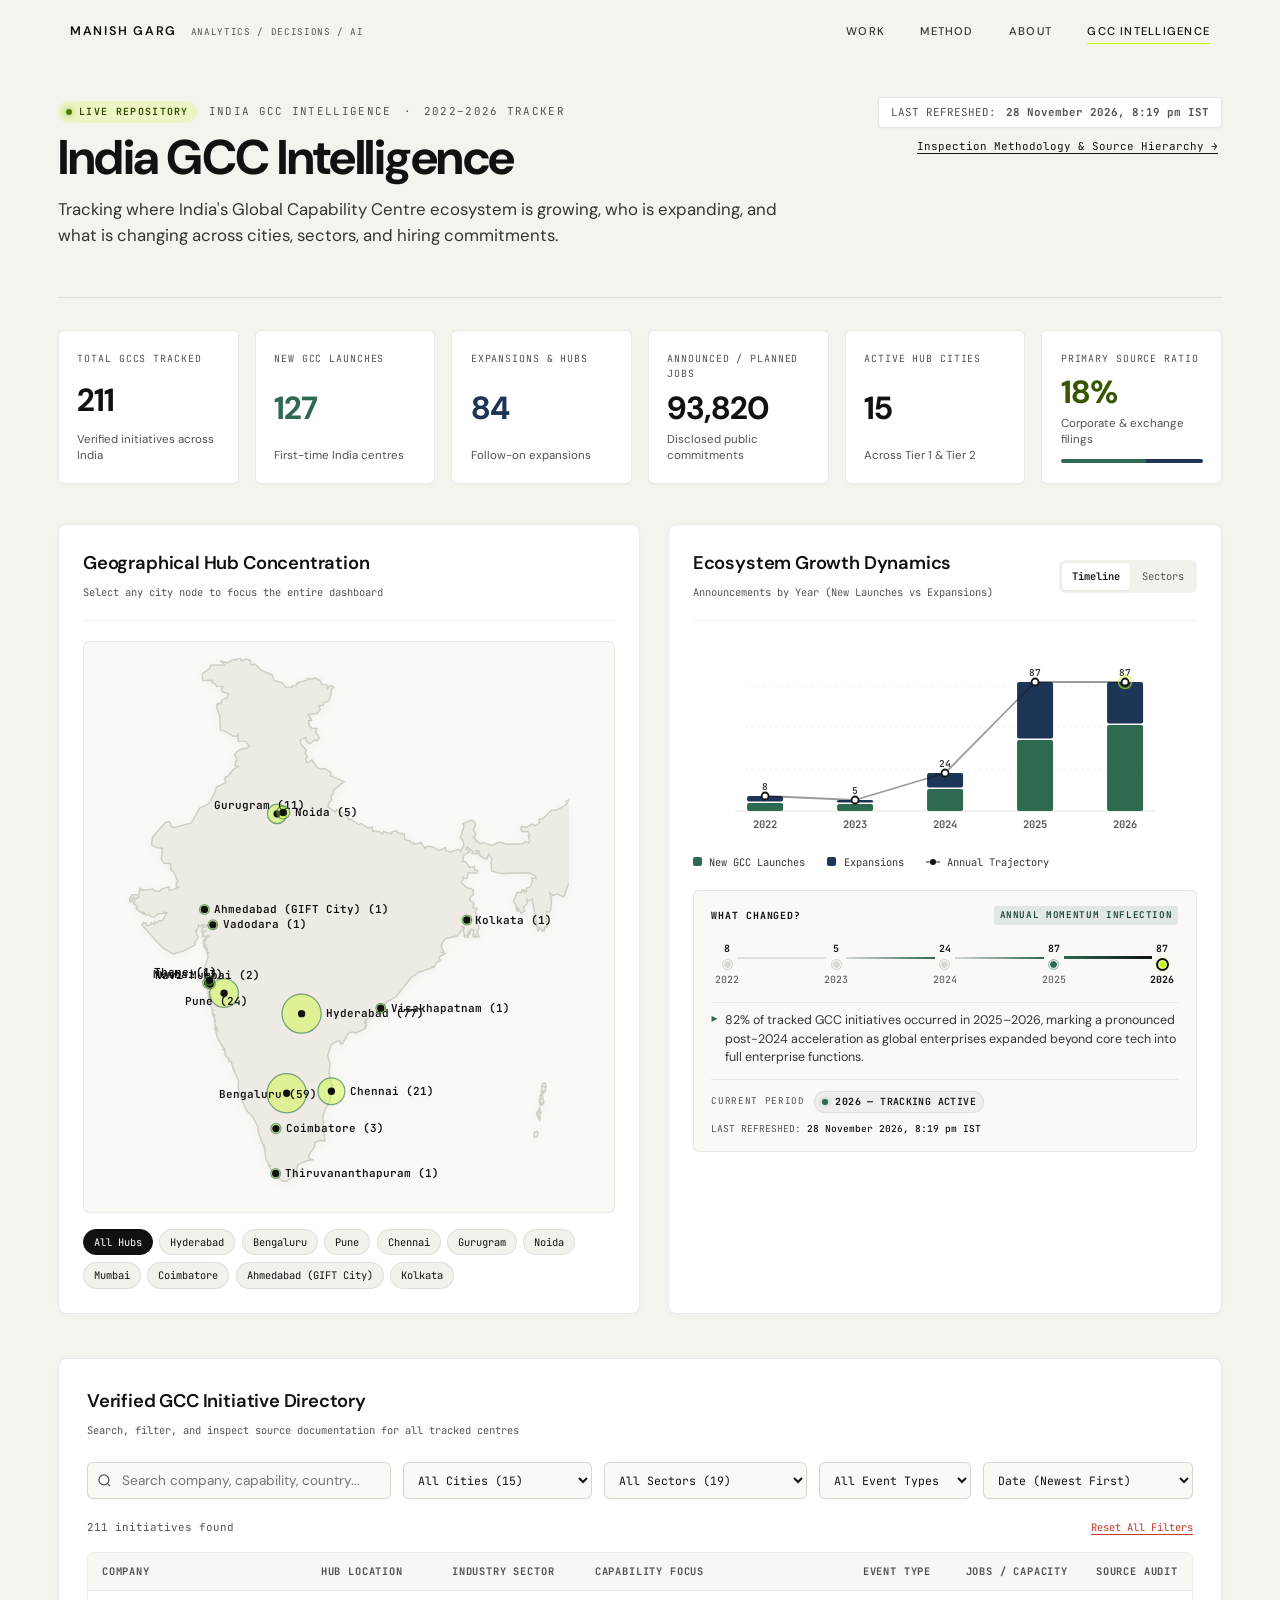
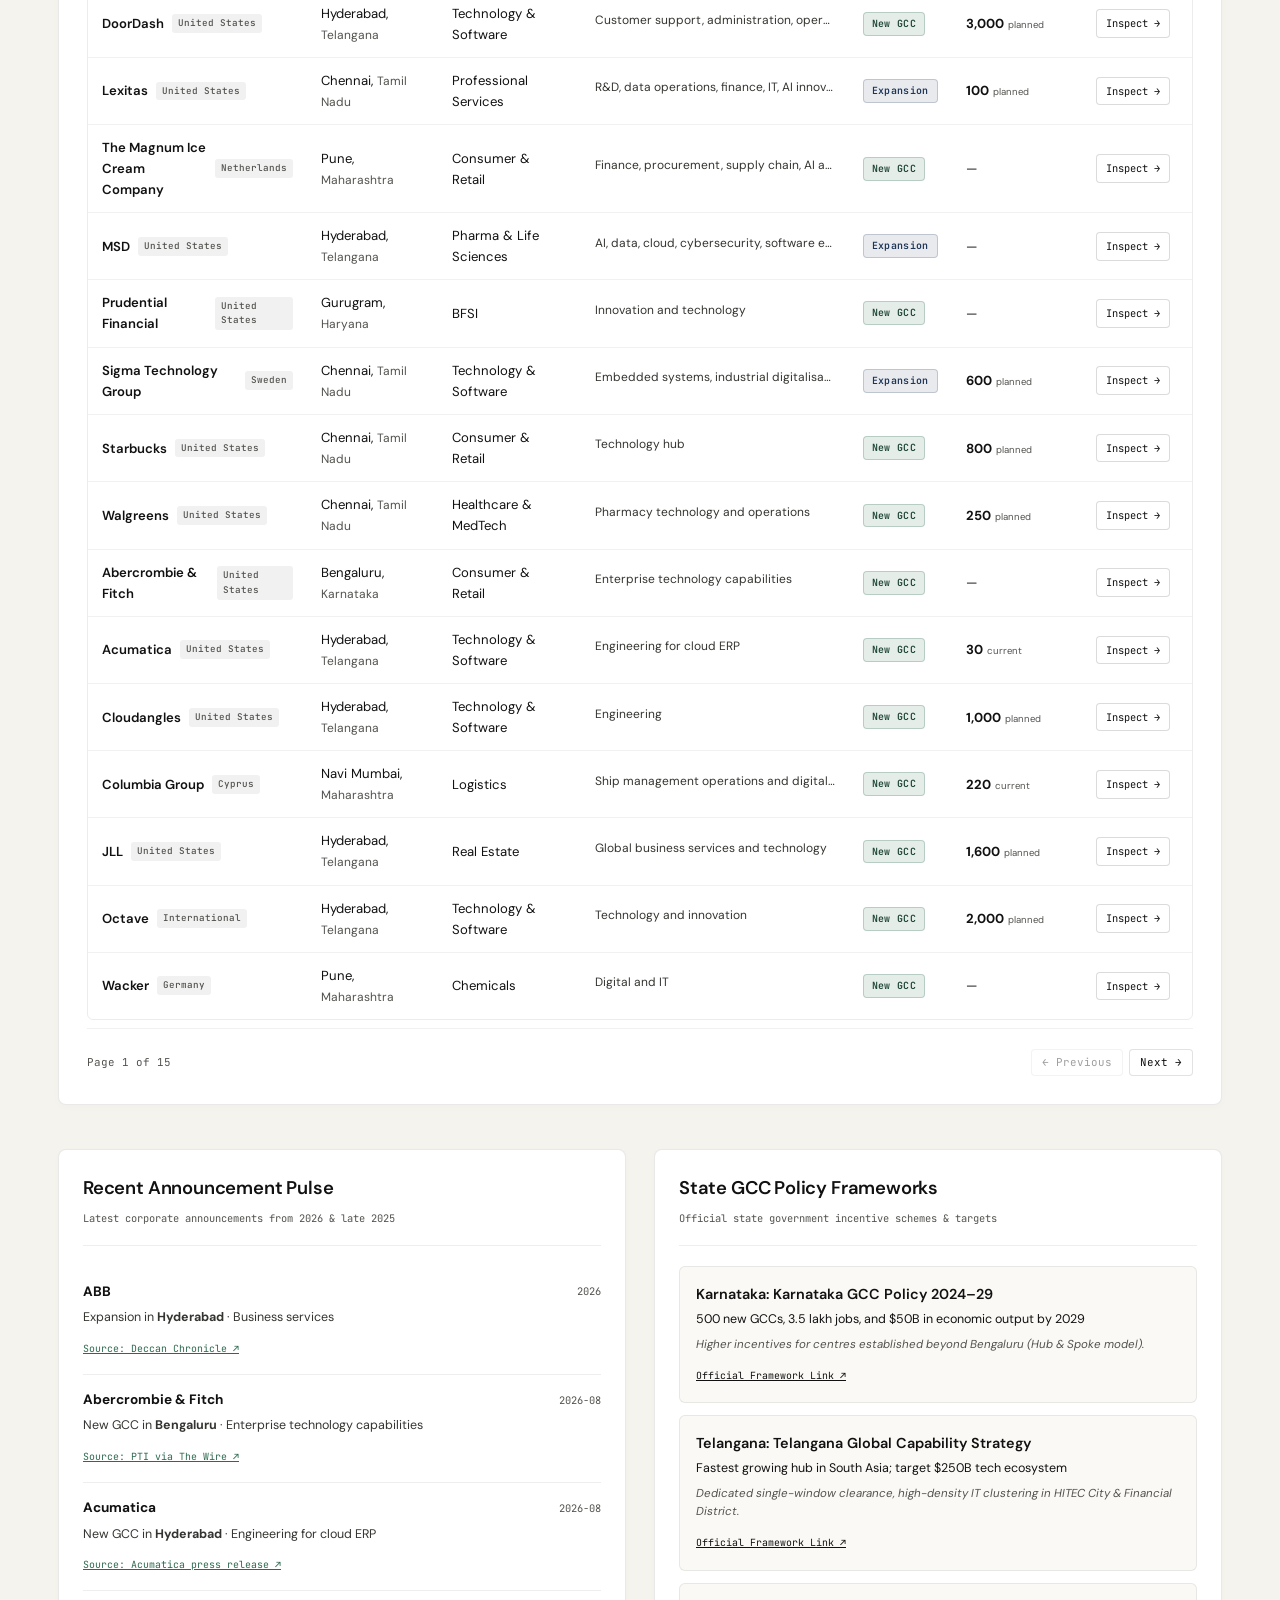
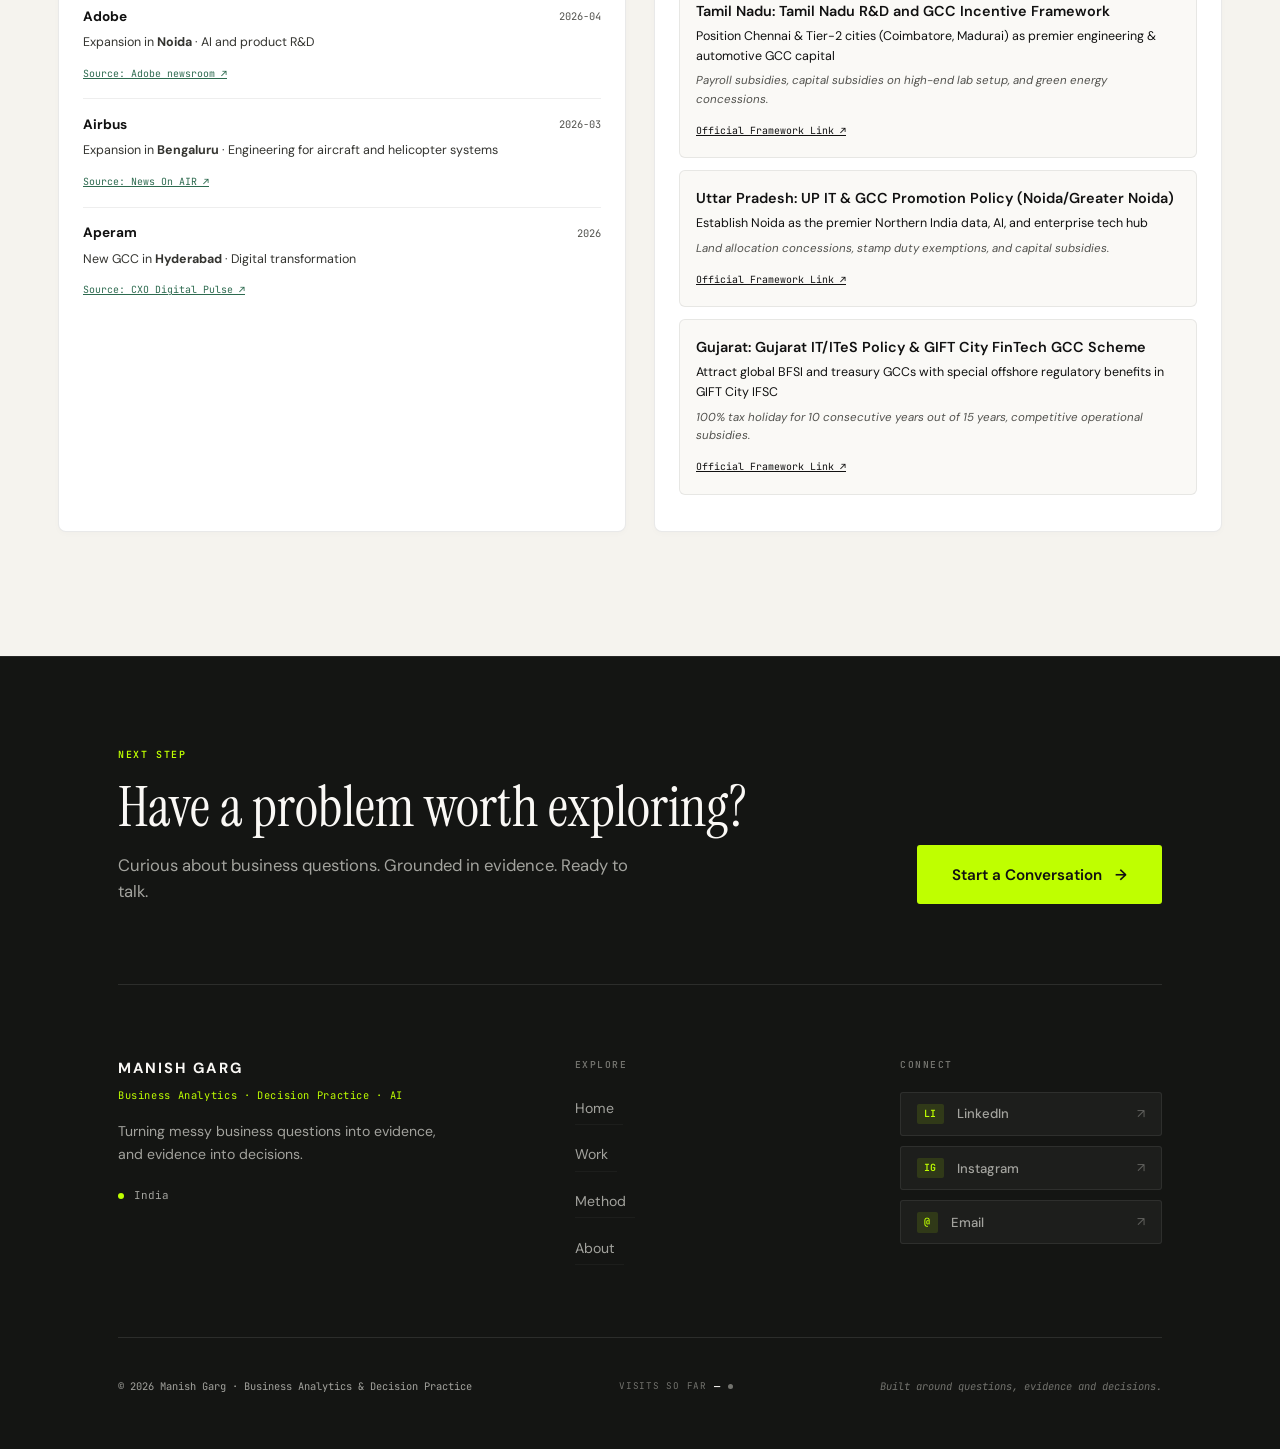
<file: gcc-tracker.html>
<!DOCTYPE html>
<html lang="en">
<head>
    <meta charset="UTF-8">
    <meta name="viewport" content="width=device-width, initial-scale=1.0">
    <title>India GCC Intelligence | GCC Tracker — Manish Garg</title>
    <meta name="description" content="Explore India's GCC growth, expansion activity, cities, companies, industries and reported hiring through a source-backed intelligence dashboard.">
    <meta name="author" content="Manish Garg">
    <meta property="og:title" content="India GCC Intelligence | GCC Tracker — Manish Garg">
    <meta property="og:description" content="Explore India's GCC growth, expansion activity, cities, companies, industries and reported hiring through a source-backed intelligence dashboard.">
    <meta property="og:type" content="website">

    <!-- Design System Typography -->
    <link rel="preconnect" href="https://fonts.googleapis.com">
    <link rel="preconnect" href="https://fonts.gstatic.com" crossorigin>
    <link href="https://fonts.googleapis.com/css2?family=DM+Sans:ital,opsz,wght@0,9..40,300..700;1,9..40,300..700&family=Instrument+Serif:ital@0;1&family=JetBrains+Mono:wght@400;500;600&display=swap" rel="stylesheet">

    <!-- Global Portfolio Tokens & Navigation -->
    <link rel="stylesheet" href="styles.css?v=2.2">
    <!-- Scoped GCC Intelligence Product Stylesheet -->
    <link rel="stylesheet" href="gcc-tracker/gcc-tracker.css">
</head>
<body data-page="gcc-tracker">

    <!-- ===== NAVIGATION ===== -->
    <nav class="nav" id="nav" role="navigation" aria-label="Main navigation">
        <div class="nav-inner">
            <div class="nav-brand">
                <a href="index.html" class="nav-name">MANISH GARG</a>
                <span class="nav-tag">ANALYTICS / DECISIONS / AI</span>
            </div>
            <button class="nav-toggle" id="navToggle" aria-label="Toggle menu" aria-expanded="false">
                <span></span><span></span>
            </button>
            <div class="nav-links" id="navLinks">
                <a href="work.html" class="nav-link" data-page="work">WORK</a>
                <a href="method.html" class="nav-link" data-page="method">METHOD</a>
                <a href="about.html" class="nav-link" data-page="about">ABOUT</a>
                <a href="gcc-tracker.html" class="nav-link active" data-page="gcc-tracker" aria-current="page">GCC INTELLIGENCE</a>
            </div>
        </div>
    </nav>

    <!-- ===== GCC INTELLIGENCE DASHBOARD ===== -->
    <main class="gcc-page">
        <div class="gcc-shell">
            
            <!-- Dashboard Header -->
            <header class="gcc-header">
                <div class="gcc-header-top">
                    <div>
                        <div class="gcc-kicker-group">
                            <span class="gcc-beacon">
                                <span class="gcc-beacon-dot"></span>
                                LIVE REPOSITORY
                            </span>
                            <span>INDIA GCC INTELLIGENCE</span>
                            <span>·</span>
                            <span>2022–2026 TRACKER</span>
                        </div>
                        <h1 class="gcc-title">India GCC Intelligence</h1>
                        <p class="gcc-lead">
                            Tracking where India's Global Capability Centre ecosystem is growing, who is expanding, and what is changing across cities, sectors, and hiring commitments.
                        </p>
                    </div>

                    <div class="gcc-header-meta">
                        <div class="gcc-refresh-badge">
                            <span>LAST REFRESHED:</span>
                            <strong id="gccRefreshDate">9 October 2026, 1:24 pm IST</strong>
                        </div>
                        <button type="button" class="gcc-transparency-btn" id="gccOpenMethodBtn">
                            Inspection Methodology & Source Hierarchy →
                        </button>
                    </div>
                </div>
            </header>

            <!-- Executive KPI Area -->
            <section class="gcc-kpi-grid" aria-label="Executive Key Performance Indicators">
                <div class="gcc-kpi-card">
                    <span class="gcc-kpi-label">Total GCCs Tracked</span>
                    <div class="gcc-kpi-num" id="gccKpiTotal">—</div>
                    <span class="gcc-kpi-sub">Verified initiatives across India</span>
                </div>

                <div class="gcc-kpi-card">
                    <span class="gcc-kpi-label">New GCC Launches</span>
                    <div class="gcc-kpi-num" id="gccKpiNew" style="color: #2D6A4F;">—</div>
                    <span class="gcc-kpi-sub">First-time India centres</span>
                </div>

                <div class="gcc-kpi-card">
                    <span class="gcc-kpi-label">Expansions & Hubs</span>
                    <div class="gcc-kpi-num" id="gccKpiExpansion" style="color: #1D3557;">—</div>
                    <span class="gcc-kpi-sub">Follow-on expansions</span>
                </div>

                <div class="gcc-kpi-card">
                    <span class="gcc-kpi-label">Announced / Planned Jobs</span>
                    <div class="gcc-kpi-num" id="gccKpiJobs">—</div>
                    <span class="gcc-kpi-sub">Disclosed public commitments</span>
                </div>

                <div class="gcc-kpi-card">
                    <span class="gcc-kpi-label">Active Hub Cities</span>
                    <div class="gcc-kpi-num" id="gccKpiCities">—</div>
                    <span class="gcc-kpi-sub">Across Tier 1 & Tier 2</span>
                </div>

                <div class="gcc-kpi-card">
                    <span class="gcc-kpi-label">Primary Source Ratio</span>
                    <div class="gcc-kpi-num" id="gccKpiPrimary" style="color: #385600;">—</div>
                    <span class="gcc-kpi-sub">Corporate & exchange filings</span>
                    <div class="gcc-kpi-ratio-bar">
                        <div class="gcc-kpi-ratio-fill-new" id="gccKpiRatioBarNew" style="width: 50%;"></div>
                        <div class="gcc-kpi-ratio-fill-exp" id="gccKpiRatioBarExp" style="width: 50%;"></div>
                    </div>
                </div>
            </section>

            <!-- Two-Column Workstation: India Map + Ecosystem Dynamics -->
            <section class="gcc-analytics-grid">
                
                <!-- Left: India Hub Map -->
                <div class="gcc-panel">
                    <div class="gcc-panel-header">
                        <div>
                            <h2 class="gcc-panel-title">Geographical Hub Concentration</h2>
                            <span class="gcc-panel-subtitle">Select any city node to focus the entire dashboard</span>
                        </div>
                    </div>

                    <div class="gcc-map-wrapper" id="gccMapWrapper">
                        <!-- Dynamic SVG Map Injected by JS -->
                    </div>

                    <div class="gcc-city-pill-list" id="gccCityPills">
                        <!-- Dynamic City Filter Pills -->
                    </div>
                </div>

                <!-- Right: Ecosystem Growth Over Time & Sector Dynamics -->
                <div class="gcc-panel">
                    <div class="gcc-panel-header">
                        <div>
                            <h2 class="gcc-panel-title">Ecosystem Growth Dynamics</h2>
                            <span class="gcc-panel-subtitle" id="gccChartSubtitle">Announcements by Year (New Launches vs Expansions)</span>
                        </div>
                        <div class="gcc-chart-tabs">
                            <button type="button" class="gcc-chart-tab is-active" id="gccTabYears">Timeline</button>
                            <button type="button" class="gcc-chart-tab" id="gccTabSectors">Sectors</button>
                        </div>
                    </div>

                    <div class="gcc-chart-container" id="gccChartContainer">
                        <!-- Dynamic Chart Rendered by JS -->
                    </div>
                </div>

            </section>

            <!-- Searchable Company Directory & Filters -->
            <section class="gcc-directory-section" aria-label="Company Directory & Searchable Filter Panel">
                <div class="gcc-panel-header" style="border-bottom: none; padding-bottom: 0;">
                    <div>
                        <h2 class="gcc-panel-title">Verified GCC Initiative Directory</h2>
                        <span class="gcc-panel-subtitle">Search, filter, and inspect source documentation for all tracked centres</span>
                    </div>
                </div>

                <div class="gcc-filter-bar">
                    <div class="gcc-search-input-wrap">
                        <svg class="gcc-search-icon" viewBox="0 0 24 24" fill="none" stroke="currentColor" stroke-width="2" aria-hidden="true">
                            <circle cx="11" cy="11" r="8"></circle>
                            <line x1="21" y1="21" x2="16.65" y2="16.65"></line>
                        </svg>
                        <input type="text" class="gcc-search-input" id="gccSearchInput" placeholder="Search company, capability, country..." aria-label="Search companies">
                    </div>

                    <select class="gcc-select" id="gccCitySelect" aria-label="Filter by City">
                        <option value="ALL">All Cities</option>
                    </select>

                    <select class="gcc-select" id="gccSectorSelect" aria-label="Filter by Sector">
                        <option value="ALL">All Sectors</option>
                    </select>

                    <select class="gcc-select" id="gccEventTypeSelect" aria-label="Filter by Event Type">
                        <option value="ALL">All Event Types</option>
                        <option value="New GCC">New GCC Launch</option>
                        <option value="Expansion">Expansion</option>
                    </select>

                    <select class="gcc-select" id="gccSortSelect" aria-label="Sort records">
                        <option value="date-desc">Date (Newest First)</option>
                        <option value="date-asc">Date (Oldest First)</option>
                        <option value="company-asc">Company (A to Z)</option>
                        <option value="jobs-desc">Disclosed Jobs (Highest)</option>
                    </select>
                </div>

                <div class="gcc-filter-meta">
                    <span id="gccResultCount">Loading initiatives…</span>
                    <button type="button" class="gcc-reset-btn" id="gccResetBtn">Reset All Filters</button>
                </div>

                <!-- Data Table -->
                <div class="gcc-table-wrapper">
                    <table class="gcc-table">
                        <thead>
                            <tr>
                                <th>Company</th>
                                <th>Hub Location</th>
                                <th>Industry Sector</th>
                                <th>Capability Focus</th>
                                <th>Event Type</th>
                                <th>Jobs / Capacity</th>
                                <th>Source Audit</th>
                            </tr>
                        </thead>
                        <tbody id="gccTableBody">
                            <!-- Injected by JS -->
                        </tbody>
                    </table>
                </div>

                <!-- Table Pagination -->
                <div class="gcc-pagination-bar">
                    <span id="gccPageIndicator">Page 1 of 1</span>
                    <div class="gcc-page-btns">
                        <button type="button" class="gcc-page-btn" id="gccPagePrev" disabled>← Previous</button>
                        <button type="button" class="gcc-page-btn" id="gccPageNext">Next →</button>
                    </div>
                </div>
            </section>

            <!-- Bottom Intelligence Stream: Recent Announcements & State Policies -->
            <section class="gcc-info-split">
                
                <!-- Recent Announcements Feed -->
                <div class="gcc-panel">
                    <div class="gcc-panel-header">
                        <div>
                            <h2 class="gcc-panel-title">Recent Announcement Pulse</h2>
                            <span class="gcc-panel-subtitle">Latest corporate announcements from 2026 & late 2025</span>
                        </div>
                    </div>
                    <div id="gccAnnouncementsList">
                        <!-- Injected by JS -->
                    </div>
                </div>

                <!-- State GCC Policies -->
                <div class="gcc-panel">
                    <div class="gcc-panel-header">
                        <div>
                            <h2 class="gcc-panel-title">State GCC Policy Frameworks</h2>
                            <span class="gcc-panel-subtitle">Official state government incentive schemes & targets</span>
                        </div>
                    </div>
                    <div id="gccPoliciesList">
                        <!-- Injected by JS -->
                    </div>
                </div>

            </section>

        </div>
    </main>

    <!-- Company Detail Slide-Over Modal -->
    <div class="gcc-modal-backdrop" id="gccModalBackdrop" role="dialog" aria-modal="true" aria-label="Company GCC Details">
        <div class="gcc-modal-drawer">
            <button type="button" class="gcc-modal-close-btn" id="gccModalCloseBtn" aria-label="Close detail modal">✕</button>
            <div id="gccModalContent">
                <!-- Injected by JS -->
            </div>
        </div>
    </div>

    <!-- Methodology & Transparency Modal -->
    <div class="gcc-modal-backdrop" id="gccMethodModal" role="dialog" aria-modal="true" aria-label="Methodology and Source Standards">
        <div class="gcc-method-modal">
            <div style="display: flex; justify-content: space-between; align-items: flex-start; margin-bottom: 1.25rem;">
                <h2 style="font-family: var(--sans); font-size: 1.4rem; font-weight: 700;">Methodology & Source Standards</h2>
                <button type="button" class="gcc-modal-close-btn" id="gccMethodModalClose" aria-label="Close modal">✕</button>
            </div>
            
            <div style="font-size: 0.85rem; color: var(--muted); line-height: 1.6; display: flex; flex-direction: column; gap: 1rem;">
                <div>
                    <strong style="color: var(--ink);">What Qualifies as a GCC:</strong>
                    <p>An entity owned or contracted by a company headquartered outside India that performs high-value engineering, product development, R&D, finance, or strategic operations for its own global organisation.</p>
                </div>

                <div>
                    <strong style="color: var(--ink);">Disclosed Headcount vs. Planned Hires:</strong>
                    <p>Figures reflect public management commitments and reported plans from official press releases or verified news outlets. Planned hiring targets are explicitly distinguished from current stationed headcount.</p>
                </div>

                <div>
                    <strong style="color: var(--ink);">Source Verification Hierarchy:</strong>
                    <ul style="margin-left: 1rem; list-style: disc;">
                        <li><strong>Verified Primary:</strong> Stock exchange disclosures (NSE/BSE/SEC), official company newsrooms, and investor portals.</li>
                        <li><strong>Verified News:</strong> Reputable national business press (Reuters, The Economic Times, The Hindu, Business Standard, TechCrunch).</li>
                        <li><strong>Secondary Research:</strong> Validated industry association roundups and commercial leasing filings.</li>
                    </ul>
                </div>

                <div>
                    <strong style="color: var(--ink);">Automated Data Refresh Pipeline:</strong>
                    <p>Repository data is processed via automated GitHub Actions twice daily (06:00 & 18:00 UTC). Incoming items are schema-validated, normalised, and deduplicated prior to commit.</p>
                </div>
            </div>
        </div>
    </div>

    <!-- ===== SHARED FOOTER / LOWER NAVIGATION (CONSISTENT ACROSS ALL PAGES) ===== -->
    <footer class="site-footer" id="siteFooter" role="contentinfo">
        <div class="footer-container">
            
            <!-- Top Hero Banner / Closing Call to Action -->
            <div class="footer-hero" data-animate="fade-up">
                <div class="footer-headline-group">
                    <span class="footer-kicker">NEXT STEP</span>
                    <h2 class="footer-headline">Have a problem worth exploring?</h2>
                    <p class="footer-lead">
                        Curious about business questions. Grounded in evidence. Ready to talk.
                    </p>
                </div>
                <div class="footer-cta-wrap">
                    <a href="mailto:garg38396@gmail.com" class="footer-cta-btn" id="footerContactBtn" data-config-link="email">
                        <span>Start a Conversation</span>
                        <span class="footer-cta-arrow" aria-hidden="true">→</span>
                    </a>
                </div>
            </div>

            <!-- Middle / 3-Column Main Grid -->
            <div class="footer-main-grid">
                
                <!-- Brand & Positioning -->
                <div class="footer-brand-col">
                    <a href="index.html" class="footer-brand-title">MANISH GARG</a>
                    <p class="footer-brand-tag">Business Analytics · Decision Practice · AI</p>
                    <p class="footer-brand-desc">
                        Turning messy business questions into evidence, and evidence into decisions.
                    </p>
                    <div class="footer-location">
                        <span class="loc-dot" aria-hidden="true"></span>
                        <span>India</span>
                    </div>
                </div>

                <!-- Navigation Links -->
                <div class="footer-nav-col">
                    <span class="footer-col-label">EXPLORE</span>
                    <ul class="footer-links">
                        <li><a href="index.html" class="footer-link" data-page="home">Home <span class="f-arrow" aria-hidden="true">→</span></a></li>
                        <li><a href="work.html" class="footer-link" data-page="work">Work <span class="f-arrow" aria-hidden="true">→</span></a></li>
                        <li><a href="method.html" class="footer-link" data-page="method">Method <span class="f-arrow" aria-hidden="true">→</span></a></li>
                        <li><a href="about.html" class="footer-link" data-page="about">About <span class="f-arrow" aria-hidden="true">→</span></a></li>
                    </ul>
                </div>

                <!-- Direct Social & Contact Tabs -->
                <div class="footer-contact-col">
                    <span class="footer-col-label">CONNECT</span>
                    <ul class="footer-social-tabs">
                        <li>
                            <a href="https://www.linkedin.com/in/manish-garg-51b072228" target="_blank" rel="noopener noreferrer" class="social-tab" data-config-link="linkedin" aria-label="LinkedIn profile">
                                <span class="social-icon">LI</span>
                                <span class="social-name">LinkedIn</span>
                                <span class="social-arrow" aria-hidden="true">↗</span>
                            </a>
                        </li>
                        <li>
                            <a href="https://www.instagram.com/" target="_blank" rel="noopener noreferrer" class="social-tab" data-config-link="instagram" aria-label="Instagram profile">
                                <span class="social-icon">IG</span>
                                <span class="social-name">Instagram</span>
                                <span class="social-arrow" aria-hidden="true">↗</span>
                            </a>
                        </li>
                        <li>
                            <a href="mailto:garg38396@gmail.com" class="social-tab" data-config-link="email" aria-label="Email Manish Garg">
                                <span class="social-icon">@</span>
                                <span class="social-name">Email</span>
                                <span class="social-arrow" aria-hidden="true">↗</span>
                            </a>
                        </li>
                    </ul>
                </div>

            </div>

            <!-- Bottom Bar / Legal & Attribution -->
            <div class="footer-bottom-bar">
                <span class="footer-copyright">© 2026 Manish Garg · Business Analytics & Decision Practice</span>
                <div class="footer-visitor-counter" id="visitorCounter" aria-label="Site visits so far">
                    <span class="counter-label">VISITS SO FAR</span>
                    <span class="counter-val" id="visitorCountVal">—</span>
                    <span class="counter-dot" aria-hidden="true"></span>
                </div>
                <span class="footer-credo">Built around questions, evidence and decisions.</span>
            </div>

        </div>
    </footer>

    <!-- Shared Navigation & Dynamic Scripts -->
    <script src="script.js?v=2.2"></script>
    <!-- Isolated GCC Intelligence Application -->
    <script src="gcc-tracker/gcc-tracker.js"></script>
</body>
</html>
</file>
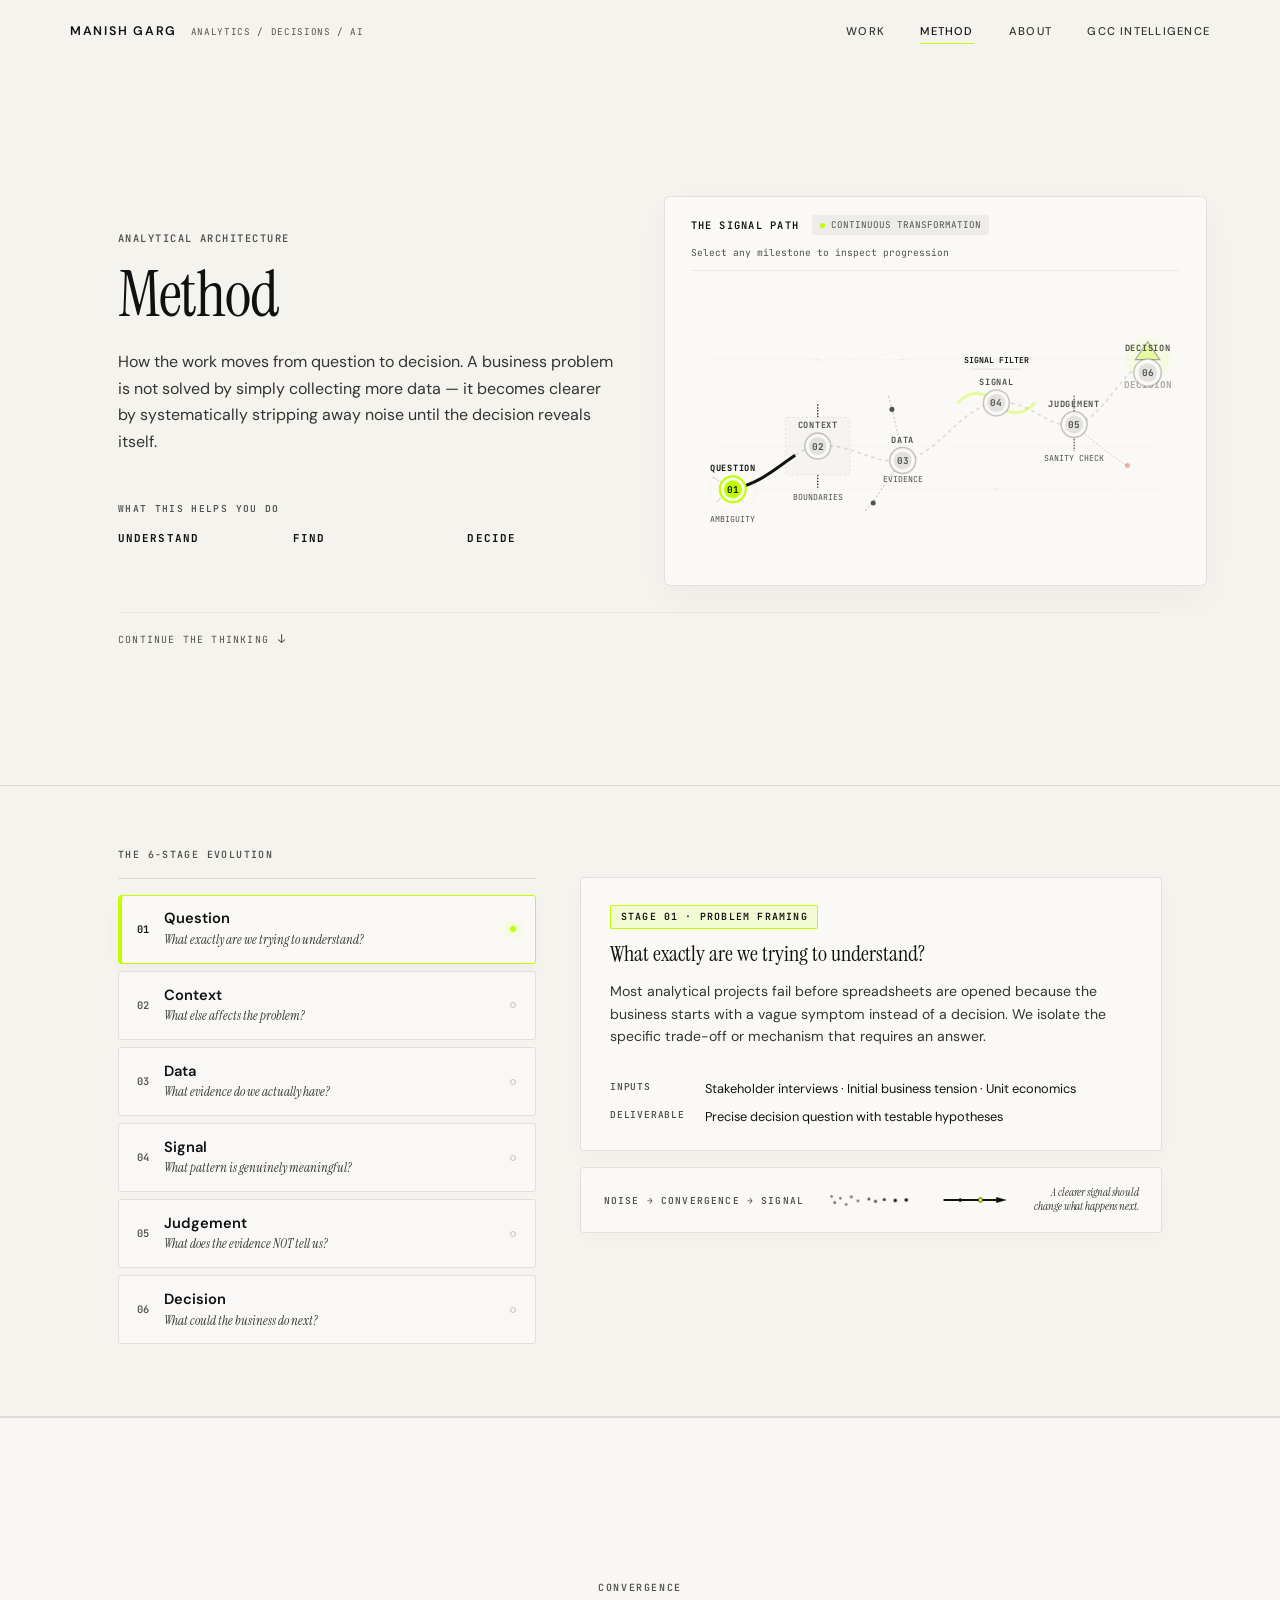
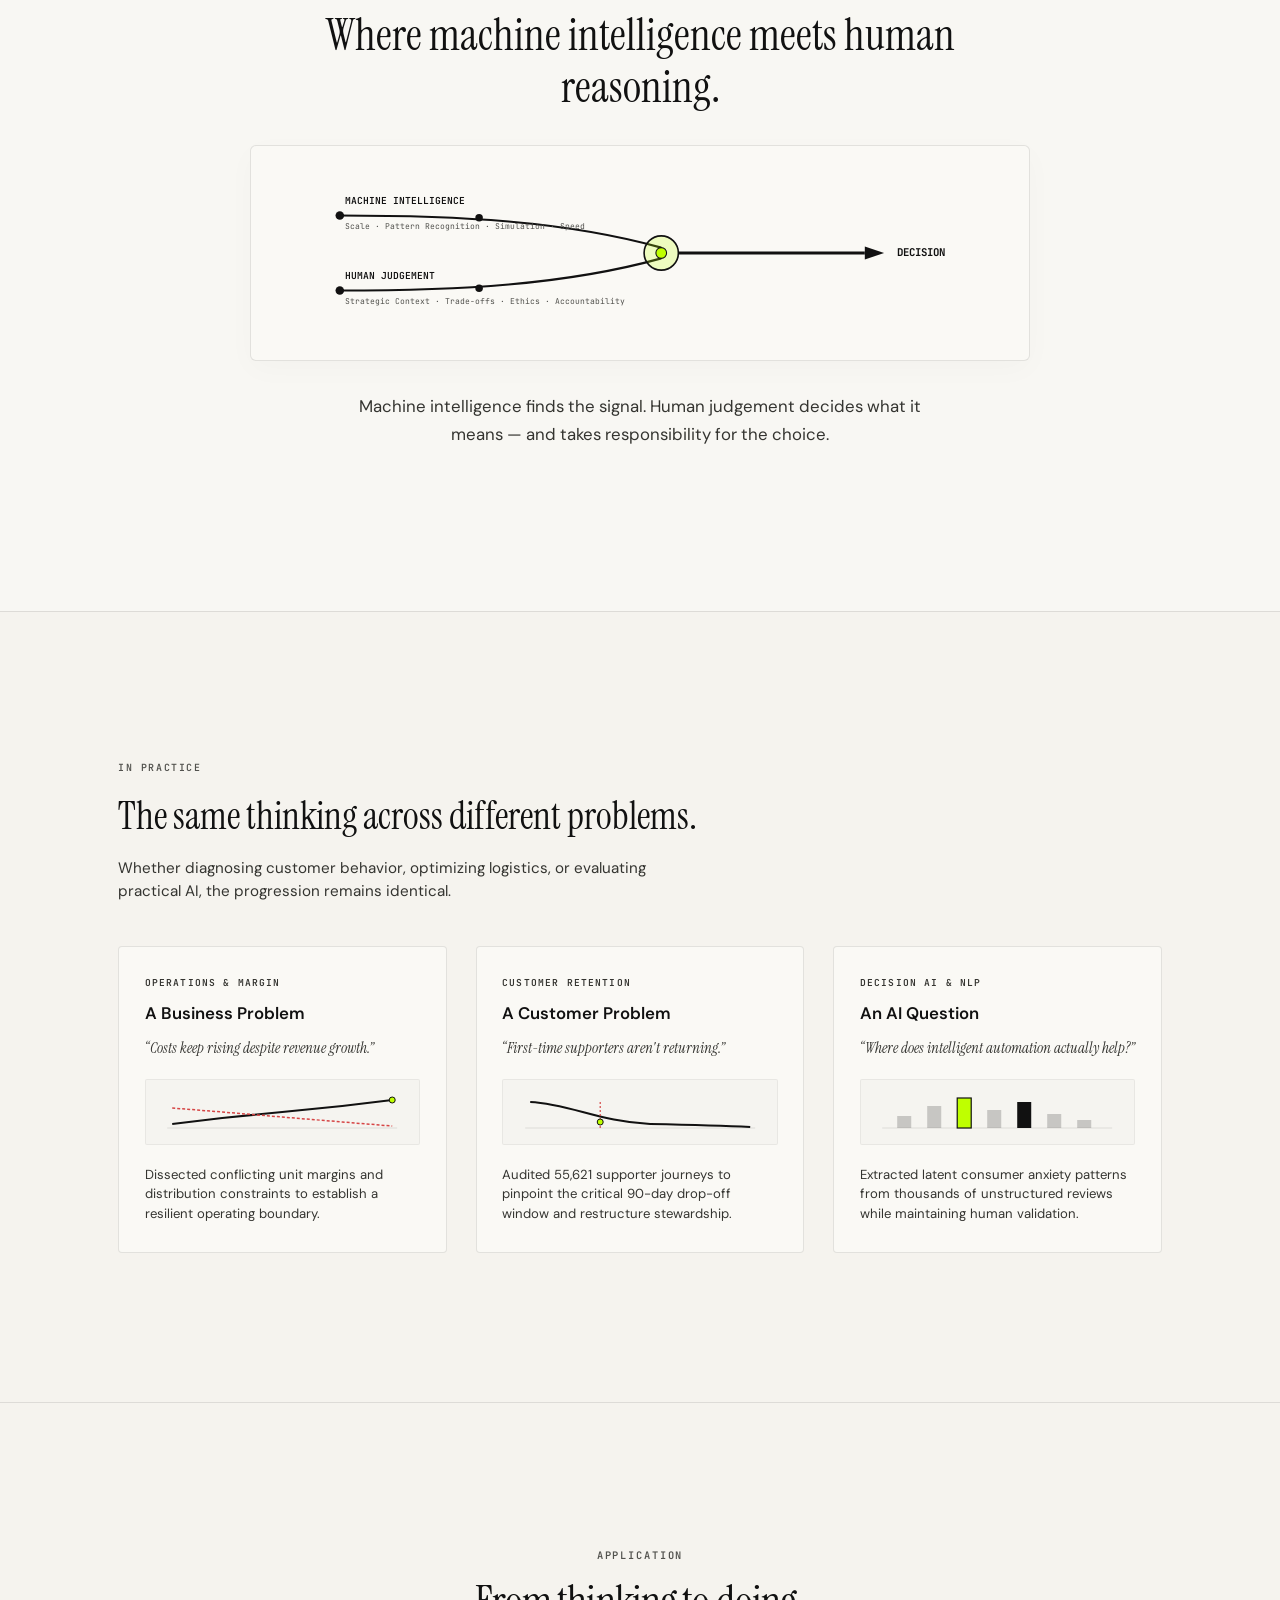
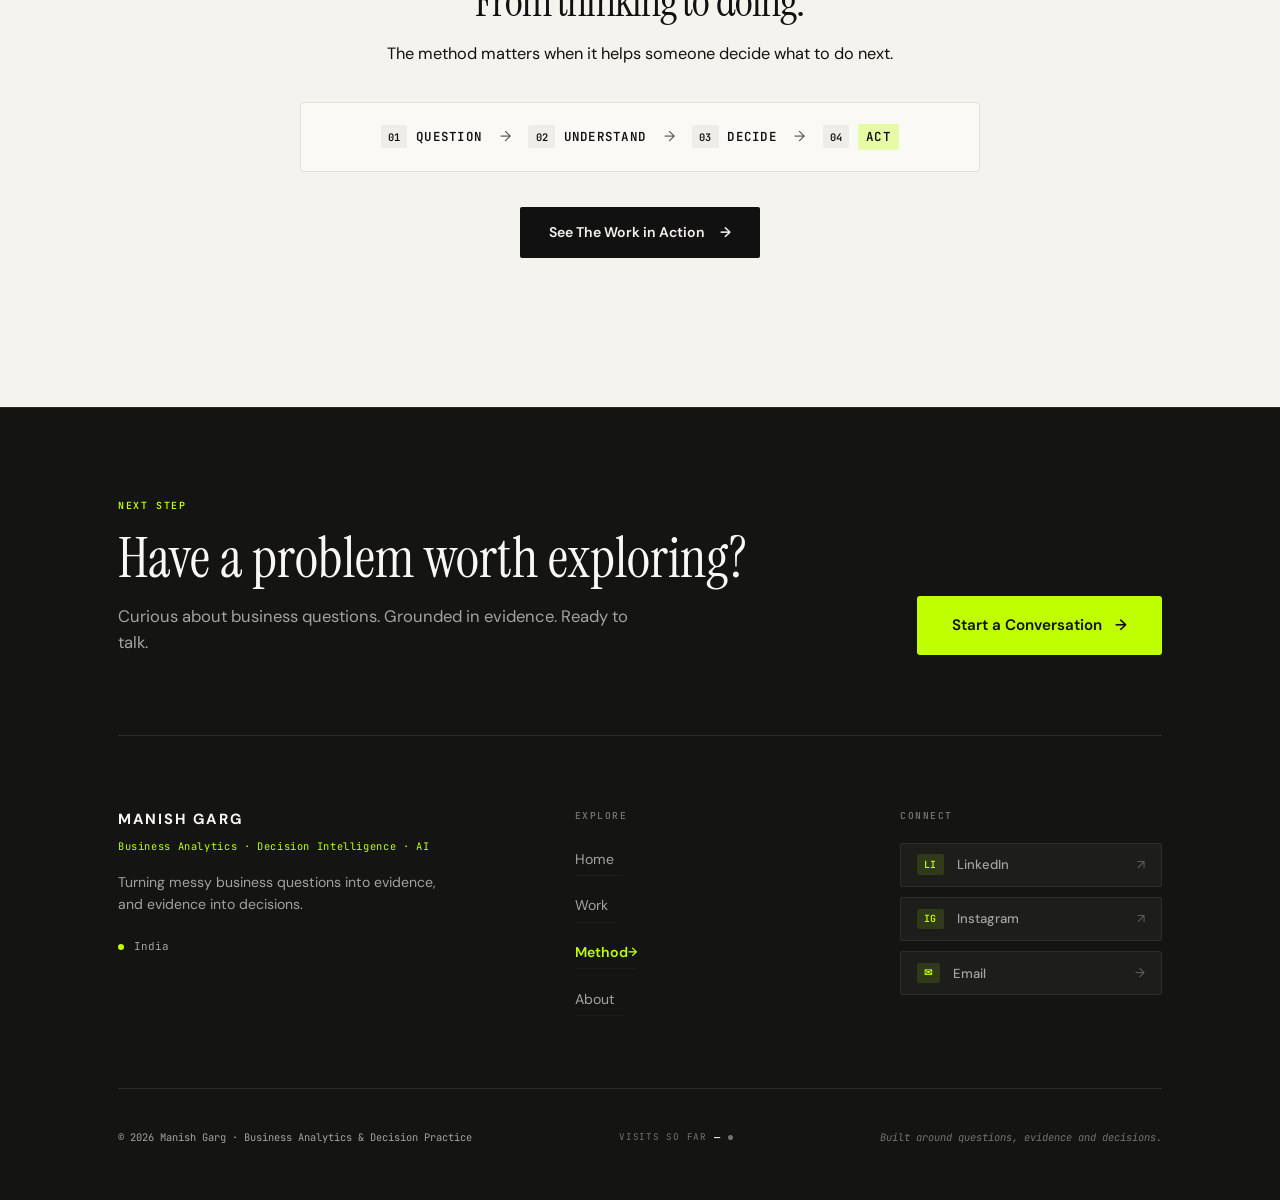
<file: method.html>
<!DOCTYPE html>
<html lang="en">
<head>
    <meta charset="UTF-8">
    <meta name="viewport" content="width=device-width, initial-scale=1.0">
    <title>Method — Manish Garg · Analytics / Decisions / AI</title>
    <meta name="description" content="How the work moves from question to decision. A continuous visual journey of analytical thinking: Question, Context, Data, Signal, Judgement, Decision.">

    <link rel="preconnect" href="https://fonts.googleapis.com">
    <link rel="preconnect" href="https://fonts.gstatic.com" crossorigin>
    <link href="https://fonts.googleapis.com/css2?family=Instrument+Serif:ital@0;1&family=DM+Sans:ital,opsz,wght@0,9..40,300..600;1,9..40,300..600&family=JetBrains+Mono:wght@300;400;500;600&display=swap" rel="stylesheet">

    <link rel="stylesheet" href="styles.css?v=2.2">
</head>
<body data-page="method">

    <!-- ===== NAVIGATION ===== -->
    <nav class="nav" id="nav" role="navigation" aria-label="Main navigation">
        <div class="nav-inner">
            <div class="nav-brand">
                <a href="index.html" class="nav-name">MANISH GARG</a>
                <span class="nav-tag">ANALYTICS / DECISIONS / AI</span>
            </div>
            <button class="nav-toggle" id="navToggle" aria-label="Toggle menu" aria-expanded="false">
                <span></span><span></span>
            </button>
            <div class="nav-links" id="navLinks">
                <a href="work.html" class="nav-link" data-page="work">WORK</a>
                <a href="method.html" class="nav-link active" data-page="method" aria-current="page">METHOD</a>
                <a href="about.html" class="nav-link" data-page="about">ABOUT</a>
                <a href="gcc-tracker.html" class="nav-link" data-page="gcc-tracker">GCC INTELLIGENCE</a>
            </div>
        </div>
    </nav>

    <!-- ===== 1. METHOD PAGE HERO ===== -->
    <header class="method-page-hero" id="methodHero">
        <div class="section-container">
            <div class="method-hero-grid">
                
                <!-- Left: Method Introduction (45-50%) -->
                <div class="method-hero-editorial" data-animate="fade-up">
                    <span class="method-hero-kicker">ANALYTICAL ARCHITECTURE</span>
                    <h1 class="method-hero-title">Method</h1>
                    <p class="method-hero-lead">
                        How the work moves from question to decision. A business problem is not solved by simply collecting more data — it becomes clearer by systematically stripping away noise until the decision reveals itself.
                    </p>

                    <!-- WHAT THIS HELPS YOU DO -->
                    <div class="method-outcomes-block" id="methodOutcomesBlock">
                        <span class="outcomes-kicker">WHAT THIS HELPS YOU DO</span>
                        <div class="outcomes-triad">
                            <div class="outcome-node" data-target="understand">
                                <span class="outcome-term">UNDERSTAND</span>
                                <span class="outcome-desc">What is actually happening?</span>
                            </div>
                            <div class="outcome-node" data-target="find">
                                <span class="outcome-term">FIND</span>
                                <span class="outcome-desc">What is driving it?</span>
                            </div>
                            <div class="outcome-node" data-target="decide">
                                <span class="outcome-term">DECIDE</span>
                                <span class="outcome-desc">What should happen next?</span>
                            </div>
                        </div>
                    </div>
                </div>

                <!-- Right: Existing Signal Path Visual (40-45%) -->
                <div class="method-hero-visual" data-animate="fade-up" data-delay="100">
                    <div class="signal-path-stage" id="signalPathStage">
                        
                        <div class="path-canvas-header">
                            <div class="canvas-title-group">
                                <span class="canvas-title">THE SIGNAL PATH</span>
                                <div class="canvas-live-badge">
                                    <span class="live-pulse"></span>
                                    <span>CONTINUOUS TRANSFORMATION</span>
                                </div>
                            </div>
                            <span class="canvas-guide">Select any milestone to inspect progression</span>
                        </div>

                        <!-- Main Interactive SVG Canvas -->
                        <svg viewBox="0 0 680 310" class="signal-path-svg" id="signalPathSvg" aria-label="Interactive signal path journey from question to decision">
                            <defs>
                                <linearGradient id="gradientActive" x1="0%" y1="100%" x2="100%" y2="0%">
                                    <stop offset="0%" stop-color="#111111"/>
                                    <stop offset="70%" stop-color="#111111"/>
                                    <stop offset="100%" stop-color="#BFFF00"/>
                                </linearGradient>
                                <filter id="glowAccent" x="-20%" y="-20%" width="140%" height="140%">
                                    <feDropShadow dx="0" dy="0" stdDeviation="4" flood-color="#BFFF00" flood-opacity="0.6"/>
                                </filter>
                            </defs>

                            <!-- SUBTLE ANALYTICAL LANDSCAPE (Background Environmental Structure) -->
                            <g class="analytical-landscape" id="analyticalLandscape">
                                <!-- Horizontal Analytical Datum Lines -->
                                <line x1="30" y1="65" x2="650" y2="65" stroke="rgba(18,18,18,0.035)" stroke-width="1"/>
                                <line x1="30" y1="125" x2="650" y2="125" stroke="rgba(18,18,18,0.035)" stroke-width="1"/>
                                <line x1="30" y1="185" x2="650" y2="185" stroke="rgba(18,18,18,0.035)" stroke-width="1"/>
                                <line x1="30" y1="245" x2="650" y2="245" stroke="rgba(18,18,18,0.035)" stroke-width="1"/>

                                <!-- Coordinate Crosshair Ticks -->
                                <path d="M172,65 h8 M176,61 v8" stroke="rgba(18,18,18,0.06)" stroke-width="0.8"/>
                                <path d="M290,65 h8 M294,61 v8" stroke="rgba(18,18,18,0.06)" stroke-width="0.8"/>
                                <path d="M420,65 h8 M424,61 v8" stroke="rgba(18,18,18,0.06)" stroke-width="0.8"/>
                                <path d="M172,245 h8 M176,241 v8" stroke="rgba(18,18,18,0.06)" stroke-width="0.8"/>
                                <path d="M420,245 h8 M424,241 v8" stroke="rgba(18,18,18,0.06)" stroke-width="0.8"/>

                                <!-- Faint Topological Contour Traces -->
                                <path d="M40,90 C180,72 320,44 490,40 C570,36 620,45 656,55" fill="none" stroke="rgba(18,18,18,0.035)" stroke-width="1" stroke-dasharray="3,6" class="contour-trace"/>
                                <path d="M30,215 C160,225 270,250 390,240 C500,230 575,255 656,265" fill="none" stroke="rgba(18,18,18,0.03)" stroke-width="1" stroke-dasharray="3,6" class="contour-trace"/>
                                <path d="M70,270 C230,245 370,170 550,95 C585,80 610,70 634,65" fill="none" stroke="rgba(18,18,18,0.025)" stroke-width="1" stroke-dasharray="2,5" class="contour-trace"/>
                            </g>

                            <!-- STAGE 1: QUESTION (Fragmented Ray Field & Uncertainty) -->
                            <g class="svg-stage-element svg-stage-1" id="svgStage1">
                                <circle cx="58" cy="245" r="32" fill="none" stroke="rgba(18,18,18,0.08)" stroke-dasharray="2,2"/>
                                <line x1="30" y1="228" x2="52" y2="240" stroke="rgba(18,18,18,0.25)" stroke-width="1.4" stroke-dasharray="2,2"/>
                                <line x1="36" y1="262" x2="52" y2="250" stroke="rgba(18,18,18,0.25)" stroke-width="1.4" stroke-dasharray="2,2"/>
                                <line x1="72" y1="262" x2="60" y2="250" stroke="rgba(18,18,18,0.25)" stroke-width="1.4" stroke-dasharray="2,2"/>
                                <text x="58" y="290" font-family="'JetBrains Mono', monospace" font-size="11.5" fill="#52524E" text-anchor="middle">AMBIGUITY</text>
                            </g>

                            <!-- STAGE 2: CONTEXT (Surrounding Boundaries & Forces) -->
                            <g class="svg-stage-element svg-stage-2" id="svgStage2">
                                <rect x="131" y="145" width="90" height="80" fill="rgba(18,18,18,0.02)" stroke="rgba(18,18,18,0.12)" stroke-dasharray="3,3" rx="4"/>
                                <line x1="176" y1="127" x2="176" y2="145" stroke="#111111" stroke-width="1.6" stroke-dasharray="2,2"/>
                                <line x1="176" y1="225" x2="176" y2="243" stroke="#111111" stroke-width="1.6" stroke-dasharray="2,2"/>
                                <text x="176" y="260" font-family="'JetBrains Mono', monospace" font-size="11.5" fill="#52524E" text-anchor="middle">BOUNDARIES</text>
                            </g>

                            <!-- STAGE 3: DATA (Multi-stream Tributary Inflows) -->
                            <g class="svg-stage-element svg-stage-3" id="svgStage3">
                                <path d="M242,275 C263,252 273,228 294,205" fill="none" class="signal-tributary" stroke-dasharray="3,3"/>
                                <path d="M274,115 C284,148 289,180 294,205" fill="none" class="signal-tributary" stroke-dasharray="3,3"/>
                                <circle cx="253" cy="264" r="3.5" fill="#52524E"/>
                                <circle cx="279" cy="134" r="3.5" fill="#52524E"/>
                                <text x="294" y="235" font-family="'JetBrains Mono', monospace" font-size="11.5" fill="#52524E" text-anchor="middle">EVIDENCE</text>
                            </g>

                            <!-- STAGE 4: SIGNAL (Filtered Wave & Dominant Pattern) -->
                            <g class="svg-stage-element svg-stage-4" id="svgStage4">
                                <path d="M370,125 Q397,98 424,125 T478,125" fill="none" stroke="rgba(191,255,0,0.35)" stroke-width="4.5"/>
                                <line x1="390" y1="78" x2="458" y2="78" stroke="rgba(18,18,18,0.12)" stroke-width="1.2"/>
                                <text x="424" y="70" font-family="'JetBrains Mono', monospace" font-size="11.5" fill="#111111" text-anchor="middle" font-weight="600">SIGNAL FILTER</text>
                            </g>

                            <!-- STAGE 5: JUDGEMENT (Human Sanity Threshold & Muted False Trails) -->
                            <g class="svg-stage-element svg-stage-5" id="svgStage5">
                                <!-- Muted competing branch -->
                                <path d="M532,155 C562,182 584,198 606,212" fill="none" stroke="rgba(214,69,69,0.25)" stroke-width="1.6" stroke-dasharray="2,3"/>
                                <circle cx="606" cy="212" r="3.5" fill="rgba(214,69,69,0.4)"/>
                                <line x1="532" y1="115" x2="532" y2="192" stroke="#111111" stroke-width="1.3" stroke-dasharray="2,2"/>
                                <text x="532" y="206" font-family="'JetBrains Mono', monospace" font-size="11.5" fill="#52524E" text-anchor="middle">SANITY CHECK</text>
                            </g>

                            <!-- STAGE 6: DECISION (Luminous Converged Destination) -->
                            <g class="svg-stage-element svg-stage-6" id="svgStage6">
                                <circle cx="634" cy="65" r="30" fill="rgba(191,255,0,0.16)" filter="url(#glowAccent)"/>
                                <polygon points="634,40 651,65 617,65" fill="#BFFF00" stroke="#111111" stroke-width="1.6"/>
                                <text x="634" y="105" font-family="'JetBrains Mono', monospace" font-size="13" fill="#111111" text-anchor="middle" font-weight="700">DECISION</text>
                            </g>

                            <!-- MAIN CONTINUOUS PATH LINE -->
                            <!-- Base Ghost Path -->
                            <path d="M58,245 C116,232 138,190 176,185 C224,180 254,212 294,205 C344,198 374,130 424,125 C474,120 494,162 532,155 C572,148 594,84 634,65" 
                                  class="signal-flow-base" id="signalFlowBase"/>

                            <!-- Active Dynamic Progression Path -->
                            <path d="M58,245 C116,232 138,190 176,185 C224,180 254,212 294,205 C344,198 374,130 424,125 C474,120 494,162 532,155 C572,148 594,84 634,65" 
                                  class="signal-flow-active" id="signalFlowActive" stroke="url(#gradientActive)"/>

                            <!-- 6 INTERACTIVE MILESTONE NODES (CLICKABLE & HOVERABLE) -->
                            <!-- Node 1: Question -->
                            <g class="milestone-group active" data-stage="01" id="milestoneNode1" transform="translate(58, 245)">
                                <circle cx="0" cy="0" r="34" class="milestone-hitarea" fill="transparent"/>
                                <circle cx="0" cy="0" r="18" class="milestone-circle-base"/>
                                <circle cx="0" cy="0" r="12.5" class="milestone-circle-inner"/>
                                <text x="0" y="0" class="milestone-num">01</text>
                                <text x="0" y="-25" class="milestone-label" text-anchor="middle">QUESTION</text>
                            </g>

                            <!-- Node 2: Context -->
                            <g class="milestone-group" data-stage="02" id="milestoneNode2" transform="translate(176, 185)">
                                <circle cx="0" cy="0" r="34" class="milestone-hitarea" fill="transparent"/>
                                <circle cx="0" cy="0" r="18" class="milestone-circle-base"/>
                                <circle cx="0" cy="0" r="12.5" class="milestone-circle-inner"/>
                                <text x="0" y="0" class="milestone-num">02</text>
                                <text x="0" y="-25" class="milestone-label" text-anchor="middle">CONTEXT</text>
                            </g>

                            <!-- Node 3: Data -->
                            <g class="milestone-group" data-stage="03" id="milestoneNode3" transform="translate(294, 205)">
                                <circle cx="0" cy="0" r="34" class="milestone-hitarea" fill="transparent"/>
                                <circle cx="0" cy="0" r="18" class="milestone-circle-base"/>
                                <circle cx="0" cy="0" r="12.5" class="milestone-circle-inner"/>
                                <text x="0" y="0" class="milestone-num">03</text>
                                <text x="0" y="-25" class="milestone-label" text-anchor="middle">DATA</text>
                            </g>

                            <!-- Node 4: Signal -->
                            <g class="milestone-group" data-stage="04" id="milestoneNode4" transform="translate(424, 125)">
                                <circle cx="0" cy="0" r="34" class="milestone-hitarea" fill="transparent"/>
                                <circle cx="0" cy="0" r="18" class="milestone-circle-base"/>
                                <circle cx="0" cy="0" r="12.5" class="milestone-circle-inner"/>
                                <text x="0" y="0" class="milestone-num">04</text>
                                <text x="0" y="-25" class="milestone-label" text-anchor="middle">SIGNAL</text>
                            </g>

                            <!-- Node 5: Judgement -->
                            <g class="milestone-group" data-stage="05" id="milestoneNode5" transform="translate(532, 155)">
                                <circle cx="0" cy="0" r="34" class="milestone-hitarea" fill="transparent"/>
                                <circle cx="0" cy="0" r="18" class="milestone-circle-base"/>
                                <circle cx="0" cy="0" r="12.5" class="milestone-circle-inner"/>
                                <text x="0" y="0" class="milestone-num">05</text>
                                <text x="0" y="-25" class="milestone-label" text-anchor="middle">JUDGEMENT</text>
                            </g>

                            <!-- Node 6: Decision -->
                            <g class="milestone-group" data-stage="06" id="milestoneNode6" transform="translate(634, 65)">
                                <circle cx="0" cy="18" r="36" class="milestone-hitarea" fill="transparent"/>
                                <circle cx="0" cy="18" r="19" class="milestone-circle-base"/>
                                <circle cx="0" cy="18" r="13" class="milestone-circle-inner"/>
                                <text x="0" y="18" class="milestone-num">06</text>
                                <text x="0" y="-12" class="milestone-label" text-anchor="middle">DECISION</text>
                            </g>
                        </svg>

                    </div>
                </div>

            </div>

            <!-- Scroll Cue -->
            <div class="method-scroll-cue" id="methodScrollCue" data-animate="fade-up" data-delay="160">
                <a href="#methodSystem" class="method-cue-link">
                    <span class="method-cue-text">Continue the thinking</span>
                    <span class="method-cue-arrow" aria-hidden="true">↓</span>
                </a>
            </div>
        </div>
    </header>

    <!-- ===== 2. CONTINUOUS SIGNAL PATH & INTERACTIVE WORKSPACE ===== -->
    <section class="method-system-section" id="methodSystem">
        <div class="section-container">
            <div class="method-workspace-grid" id="methodWorkspace" data-active-stage="01">
                
                <!-- Left: Stage Navigation & Active Stage Detail Card -->
                <div class="method-nav-column" data-animate="fade-up">
                    <div class="stage-nav-header">
                        <span class="stage-nav-kicker">THE 6-STAGE EVOLUTION</span>
                    </div>

                    <div class="method-stage-list" role="tablist" aria-label="Methodology stages">
                        <button class="method-stage-btn active" data-stage="01" role="tab" aria-selected="true" aria-controls="methodDetailCard">
                            <span class="stage-btn-num">01</span>
                            <div class="stage-btn-text">
                                <span class="stage-btn-name">Question</span>
                                <span class="stage-btn-q">What exactly are we trying to understand?</span>
                            </div>
                            <span class="stage-btn-indicator" aria-hidden="true"></span>
                        </button>

                        <button class="method-stage-btn" data-stage="02" role="tab" aria-selected="false" aria-controls="methodDetailCard">
                            <span class="stage-btn-num">02</span>
                            <div class="stage-btn-text">
                                <span class="stage-btn-name">Context</span>
                                <span class="stage-btn-q">What else affects the problem?</span>
                            </div>
                            <span class="stage-btn-indicator" aria-hidden="true"></span>
                        </button>

                        <button class="method-stage-btn" data-stage="03" role="tab" aria-selected="false" aria-controls="methodDetailCard">
                            <span class="stage-btn-num">03</span>
                            <div class="stage-btn-text">
                                <span class="stage-btn-name">Data</span>
                                <span class="stage-btn-q">What evidence do we actually have?</span>
                            </div>
                            <span class="stage-btn-indicator" aria-hidden="true"></span>
                        </button>

                        <button class="method-stage-btn" data-stage="04" role="tab" aria-selected="false" aria-controls="methodDetailCard">
                            <span class="stage-btn-num">04</span>
                            <div class="stage-btn-text">
                                <span class="stage-btn-name">Signal</span>
                                <span class="stage-btn-q">What pattern is genuinely meaningful?</span>
                            </div>
                            <span class="stage-btn-indicator" aria-hidden="true"></span>
                        </button>

                        <button class="method-stage-btn" data-stage="05" role="tab" aria-selected="false" aria-controls="methodDetailCard">
                            <span class="stage-btn-num">05</span>
                            <div class="stage-btn-text">
                                <span class="stage-btn-name">Judgement</span>
                                <span class="stage-btn-q">What does the evidence NOT tell us?</span>
                            </div>
                            <span class="stage-btn-indicator" aria-hidden="true"></span>
                        </button>

                        <button class="method-stage-btn" data-stage="06" role="tab" aria-selected="false" aria-controls="methodDetailCard">
                            <span class="stage-btn-num">06</span>
                            <div class="stage-btn-text">
                                <span class="stage-btn-name">Decision</span>
                                <span class="stage-btn-q">What could the business do next?</span>
                            </div>
                            <span class="stage-btn-indicator" aria-hidden="true"></span>
                        </button>
                    </div>
                </div>

                <!-- Right: Active Stage Detail & Transformation Strip Column -->
                <div class="method-detail-column">
                    <!-- Active Stage Dynamic Explanation Card -->
                    <div class="stage-detail-card" id="methodDetailCard" role="tabpanel">
                        <span class="stage-detail-badge" id="detailBadge">STAGE 01 · PROBLEM FRAMING</span>
                        <h3 class="stage-detail-question" id="detailQuestion">What exactly are we trying to understand?</h3>
                        <p class="stage-detail-summary" id="detailSummary">
                            Most analytical projects fail before spreadsheets are opened because the business starts with a vague symptom instead of a decision. We isolate the specific trade-off or mechanism that requires an answer.
                        </p>
                        <div class="stage-detail-meta">
                            <div class="detail-meta-row">
                                <span class="detail-meta-label">INPUTS</span>
                                <span class="detail-meta-value" id="detailInputs">Stakeholder interviews · Initial business tension · Unit economics</span>
                            </div>
                            <div class="detail-meta-row">
                                <span class="detail-meta-label">DELIVERABLE</span>
                                <span class="detail-meta-value" id="detailDeliverable">Precise decision question with testable hypotheses</span>
                            </div>
                        </div>
                    </div>

                    <!-- SECOND VISUAL LAYER: NOISE TO SIGNAL TRANSFORMATION STRIP -->
                    <div class="noise-signal-strip" id="noiseSignalStrip">
                        <span class="noise-strip-label">NOISE → CONVERGENCE → SIGNAL</span>
                        <div class="noise-strip-viz">
                            <svg viewBox="0 0 430 32" class="noise-svg" aria-hidden="true">
                                <!-- Dispersed chaotic points (Noise) -->
                                <circle cx="15" cy="8" r="3" fill="rgba(18,18,18,0.55)" class="noise-dot noise-dot-1"/>
                                <circle cx="22" cy="22" r="3.4" fill="rgba(18,18,18,0.55)" class="noise-dot noise-dot-2"/>
                                <circle cx="35" cy="12" r="3" fill="rgba(18,18,18,0.55)" class="noise-dot noise-dot-3"/>
                                <circle cx="48" cy="26" r="3" fill="rgba(18,18,18,0.55)" class="noise-dot noise-dot-4"/>
                                <circle cx="60" cy="9" r="3.4" fill="rgba(18,18,18,0.55)" class="noise-dot noise-dot-5"/>
                                <circle cx="75" cy="18" r="3" fill="rgba(18,18,18,0.6)" class="noise-dot noise-dot-6"/>

                                <!-- Convergence funnel -->
                                <circle cx="100" cy="14" r="3.4" fill="rgba(18,18,18,0.7)" class="noise-dot noise-dot-7"/>
                                <circle cx="115" cy="19" r="3.6" fill="rgba(18,18,18,0.75)" class="noise-dot noise-dot-8"/>
                                <circle cx="135" cy="15" r="3.6" fill="rgba(18,18,18,0.85)" class="noise-dot noise-dot-9"/>
                                <circle cx="160" cy="17" r="4" fill="#111111" class="noise-dot noise-dot-10"/>
                                <circle cx="185" cy="16" r="4" fill="#111111" class="noise-dot noise-dot-11"/>

                                <!-- Aligned structured vector (Signal) - Static on the right -->
                                <line x1="270" y1="16" x2="392" y2="16" stroke="#111111" stroke-width="4.2"/>
                                <circle cx="308" cy="16" r="4.2" fill="#111111"/>
                                <circle cx="354" cy="16" r="5.2" fill="#BFFF00" stroke="#111111" stroke-width="1.4"/>
                                <polygon points="390,9 414,16 390,23" fill="#111111"/>
                            </svg>
                        </div>
                        <span class="noise-strip-thought">A clearer signal should<br>change what happens next.</span>
                    </div>
                </div>

            </div>
        </div>
    </section>

    <!-- ===== 3. HUMAN × MACHINE CONVERGENCE SECTION ===== -->
    <section class="hxm-convergence-section" id="hxmConvergence">
        <div class="section-container">
            <div class="hxm-container" data-animate="fade-up">
                <span class="hxm-kicker">CONVERGENCE</span>
                <h2 class="hxm-headline">Where machine intelligence meets human reasoning.</h2>

                <!-- Dual Stream Convergence Visual Diagram -->
                <div class="hxm-streams-diagram">
                    <svg viewBox="0 0 620 140" class="hxm-diagram-svg" aria-hidden="true">
                        <!-- Machine Stream (Top) -->
                        <path d="M30,35 C140,35 240,40 330,65" fill="none" stroke="#111111" stroke-width="2"/>
                        <circle cx="30" cy="35" r="4" fill="#111111"/>
                        <circle cx="160" cy="37" r="3.5" fill="#111111"/>
                        <text x="35" y="24" font-family="'JetBrains Mono', monospace" font-size="9" fill="#111111" font-weight="600">MACHINE INTELLIGENCE</text>
                        <text x="35" y="48" font-family="'JetBrains Mono', monospace" font-size="7.5" fill="#52524E">Scale · Pattern Recognition · Simulation · Speed</text>

                        <!-- Human Stream (Bottom) -->
                        <path d="M30,105 C140,105 240,100 330,75" fill="none" stroke="#111111" stroke-width="2"/>
                        <circle cx="30" cy="105" r="4" fill="#111111"/>
                        <circle cx="160" cy="103" r="3.5" fill="#111111"/>
                        <text x="35" y="94" font-family="'JetBrains Mono', monospace" font-size="9" fill="#111111" font-weight="600">HUMAN JUDGEMENT</text>
                        <text x="35" y="118" font-family="'JetBrains Mono', monospace" font-size="7.5" fill="#52524E">Strategic Context · Trade-offs · Ethics · Accountability</text>

                        <!-- Convergence Junction -->
                        <circle cx="330" cy="70" r="16" fill="rgba(191,255,0,0.22)" stroke="#111111" stroke-width="1.5"/>
                        <circle cx="330" cy="70" r="5" fill="#BFFF00" stroke="#111111" stroke-width="1"/>

                        <!-- Unified Output to Decision -->
                        <line x1="346" y1="70" x2="520" y2="70" stroke="#111111" stroke-width="3"/>
                        <polygon points="520,64 538,70 520,76" fill="#111111"/>
                        
                        <text x="550" y="73" font-family="'JetBrains Mono', monospace" font-size="10" fill="#111111" font-weight="700">DECISION</text>
                    </svg>
                </div>

                <p class="hxm-credo-text">
                    Machine intelligence finds the signal. Human judgement decides what it means — and takes responsibility for the choice.
                </p>
            </div>
        </div>
    </section>

    <!-- ===== 4. IN PRACTICE SECTION (3 DOMAIN EXAMPLES) ===== -->
    <section class="in-practice-section" id="inPractice">
        <div class="section-container">
            <div class="practice-header" data-animate="fade-up">
                <span class="practice-kicker">IN PRACTICE</span>
                <h2 class="practice-title">The same thinking across different problems.</h2>
                <p class="practice-lead">
                    Whether diagnosing customer behavior, optimizing logistics, or evaluating practical AI, the progression remains identical.
                </p>
            </div>

            <div class="practice-grid">
                
                <!-- Example 1: Business Operations -->
                <div class="practice-card" data-animate="fade-up">
                    <span class="practice-card-tag">OPERATIONS & MARGIN</span>
                    <h3 class="practice-card-name">A Business Problem</h3>
                    <p class="practice-card-q">“Costs keep rising despite revenue growth.”</p>
                    
                    <div class="practice-card-visual" aria-hidden="true">
                        <svg viewBox="0 0 240 44" class="practice-mini-chart">
                            <line x1="5" y1="36" x2="235" y2="36" stroke="rgba(18,18,18,0.1)" stroke-width="1"/>
                            <polyline points="10,32 60,26 120,20 180,14 230,8" fill="none" stroke="#111111" stroke-width="2"/>
                            <polyline points="10,16 60,20 120,25 180,30 230,34" fill="none" stroke="#D64545" stroke-width="1.5" stroke-dasharray="3,2"/>
                            <circle cx="230" cy="8" r="3" fill="#BFFF00" stroke="#111111" stroke-width="1"/>
                        </svg>
                    </div>

                    <p class="practice-card-result">
                        Dissected conflicting unit margins and distribution constraints to establish a resilient operating boundary.
                    </p>
                </div>

                <!-- Example 2: Customer Retention -->
                <div class="practice-card" data-animate="fade-up" data-delay="100">
                    <span class="practice-card-tag">CUSTOMER RETENTION</span>
                    <h3 class="practice-card-name">A Customer Problem</h3>
                    <p class="practice-card-q">“First-time supporters aren't returning.”</p>
                    
                    <div class="practice-card-visual" aria-hidden="true">
                        <svg viewBox="0 0 240 44" class="practice-mini-chart">
                            <line x1="5" y1="36" x2="235" y2="36" stroke="rgba(18,18,18,0.1)" stroke-width="1"/>
                            <path d="M10,10 C50,12 80,30 130,32 C180,33 210,34 230,35" fill="none" stroke="#111111" stroke-width="2"/>
                            <line x1="80" y1="10" x2="80" y2="36" stroke="#D64545" stroke-width="1.2" stroke-dasharray="2,2"/>
                            <circle cx="80" cy="30" r="3" fill="#BFFF00" stroke="#111111" stroke-width="1"/>
                        </svg>
                    </div>

                    <p class="practice-card-result">
                        Audited 55,621 supporter journeys to pinpoint the critical 90-day drop-off window and restructure stewardship.
                    </p>
                </div>

                <!-- Example 3: AI & Unstructured Data -->
                <div class="practice-card" data-animate="fade-up" data-delay="200">
                    <span class="practice-card-tag">DECISION AI & NLP</span>
                    <h3 class="practice-card-name">An AI Question</h3>
                    <p class="practice-card-q">“Where does intelligent automation actually help?”</p>
                    
                    <div class="practice-card-visual" aria-hidden="true">
                        <svg viewBox="0 0 240 44" class="practice-mini-chart">
                            <line x1="5" y1="36" x2="235" y2="36" stroke="rgba(18,18,18,0.1)" stroke-width="1"/>
                            <rect x="20" y="24" width="14" height="12" fill="rgba(18,18,18,0.2)"/>
                            <rect x="50" y="14" width="14" height="22" fill="rgba(18,18,18,0.2)"/>
                            <rect x="80" y="6" width="14" height="30" fill="#BFFF00" stroke="#111111" stroke-width="1.2"/>
                            <rect x="110" y="18" width="14" height="18" fill="rgba(18,18,18,0.2)"/>
                            <rect x="140" y="10" width="14" height="26" fill="#111111"/>
                            <rect x="170" y="22" width="14" height="14" fill="rgba(18,18,18,0.2)"/>
                            <rect x="200" y="28" width="14" height="8" fill="rgba(18,18,18,0.2)"/>
                        </svg>
                    </div>

                    <p class="practice-card-result">
                        Extracted latent consumer anxiety patterns from thousands of unstructured reviews while maintaining human validation.
                    </p>
                </div>

            </div>
        </div>
    </section>

    <!-- ===== 5. BRIDGE SECTION: FROM THINKING TO DOING ===== -->
    <section class="method-bridge-section" id="methodBridge">
        <div class="section-container">
            <div class="bridge-card" data-animate="fade-up">
                <span class="bridge-kicker">APPLICATION</span>
                <h2 class="bridge-title">From thinking to doing.</h2>
                <p class="bridge-lead">The method matters when it helps someone decide what to do next.</p>
                
                <div class="bridge-progression" aria-label="Progression from thinking to doing">
                    <div class="progression-step">
                        <span class="step-num">01</span>
                        <span class="step-label">QUESTION</span>
                    </div>
                    <span class="progression-arrow" aria-hidden="true">→</span>
                    <div class="progression-step">
                        <span class="step-num">02</span>
                        <span class="step-label">UNDERSTAND</span>
                    </div>
                    <span class="progression-arrow" aria-hidden="true">→</span>
                    <div class="progression-step">
                        <span class="step-num">03</span>
                        <span class="step-label">DECIDE</span>
                    </div>
                    <span class="progression-arrow" aria-hidden="true">→</span>
                    <div class="progression-step step-act">
                        <span class="step-num">04</span>
                        <span class="step-label">ACT</span>
                    </div>
                </div>

                <div class="bridge-cta-wrap">
                    <a href="work.html" class="cta-primary">
                        <span>See The Work in Action</span>
                        <span class="cta-arrow" aria-hidden="true">→</span>
                    </a>
                </div>
            </div>
        </div>
    </section>

    <!-- ===== 6. SHARED FOOTER / LOWER NAVIGATION (CONSISTENT ACROSS ALL PAGES) ===== -->
    <footer class="site-footer" id="siteFooter" role="contentinfo">
        <div class="footer-container">
            
            <!-- Top Hero Banner / Closing Call to Action -->
            <div class="footer-hero" data-animate="fade-up">
                <div class="footer-headline-group">
                    <span class="footer-kicker">NEXT STEP</span>
                    <h2 class="footer-headline">Have a problem worth exploring?</h2>
                    <p class="footer-lead">
                        Curious about business questions. Grounded in evidence. Ready to talk.
                    </p>
                </div>
                <div class="footer-cta-wrap">
                    <a href="mailto:hello@manishgarg.com" class="footer-cta-btn" id="footerContactBtn" data-config-link="email">
                        <span>Start a Conversation</span>
                        <span class="footer-cta-arrow" aria-hidden="true">→</span>
                    </a>
                </div>
            </div>

            <!-- Middle / 3-Column Main Grid -->
            <div class="footer-main-grid">
                
                <!-- Brand & Positioning -->
                <div class="footer-brand-col">
                    <a href="index.html" class="footer-brand-title">MANISH GARG</a>
                    <p class="footer-brand-tag">Business Analytics · Decision Intelligence · AI</p>
                    <p class="footer-brand-desc">
                        Turning messy business questions into evidence, and evidence into decisions.
                    </p>
                    <div class="footer-location">
                        <span class="loc-dot" aria-hidden="true"></span>
                        <span>India</span>
                    </div>
                </div>

                <!-- Navigation Links -->
                <div class="footer-nav-col">
                    <span class="footer-col-label">EXPLORE</span>
                    <ul class="footer-links">
                        <li><a href="index.html" class="footer-link" data-page="home">Home <span class="f-arrow" aria-hidden="true">→</span></a></li>
                        <li><a href="work.html" class="footer-link" data-page="work">Work <span class="f-arrow" aria-hidden="true">→</span></a></li>
                        <li><a href="method.html" class="footer-link active" data-page="method" aria-current="page">Method <span class="f-arrow" aria-hidden="true">→</span></a></li>
                        <li><a href="about.html" class="footer-link" data-page="about">About <span class="f-arrow" aria-hidden="true">→</span></a></li>
                    </ul>
                </div>

                <!-- Direct Social & Contact Tabs -->
                <div class="footer-contact-col">
                    <span class="footer-col-label">CONNECT</span>
                    <ul class="footer-social-tabs">
                        <li>
                            <a href="https://www.linkedin.com/in/manishgarg" target="_blank" rel="noopener noreferrer" class="social-tab" data-config-link="linkedin" aria-label="LinkedIn profile">
                                <span class="social-icon">LI</span>
                                <span class="social-name">LinkedIn</span>
                                <span class="social-arrow" aria-hidden="true">↗</span>
                            </a>
                        </li>
                        <li>
                            <a href="https://www.instagram.com/" target="_blank" rel="noopener noreferrer" class="social-tab" data-config-link="instagram" aria-label="Instagram profile">
                                <span class="social-icon">IG</span>
                                <span class="social-name">Instagram</span>
                                <span class="social-arrow" aria-hidden="true">↗</span>
                            </a>
                        </li>
                        <li>
                            <a href="mailto:hello@manishgarg.com" class="social-tab" data-config-link="email" aria-label="Direct email">
                                <span class="social-icon">✉</span>
                                <span class="social-name">Email</span>
                                <span class="social-arrow" aria-hidden="true">→</span>
                            </a>
                        </li>
                    </ul>
                </div>

            </div>

            <!-- Bottom Bar / Legal & Attribution -->
            <div class="footer-bottom-bar">
                <span class="footer-copyright">© 2026 Manish Garg · Business Analytics & Decision Practice</span>
                <div class="footer-visitor-counter" id="visitorCounter" aria-label="Site visits so far">
                    <span class="counter-label">VISITS SO FAR</span>
                    <span class="counter-val" id="visitorCountVal">—</span>
                    <span class="counter-dot" aria-hidden="true"></span>
                </div>
                <span class="footer-credo">Built around questions, evidence and decisions.</span>
            </div>

        </div>
    </footer>

    <script src="script.js?v=2.2"></script>
</body>
</html>
</file>
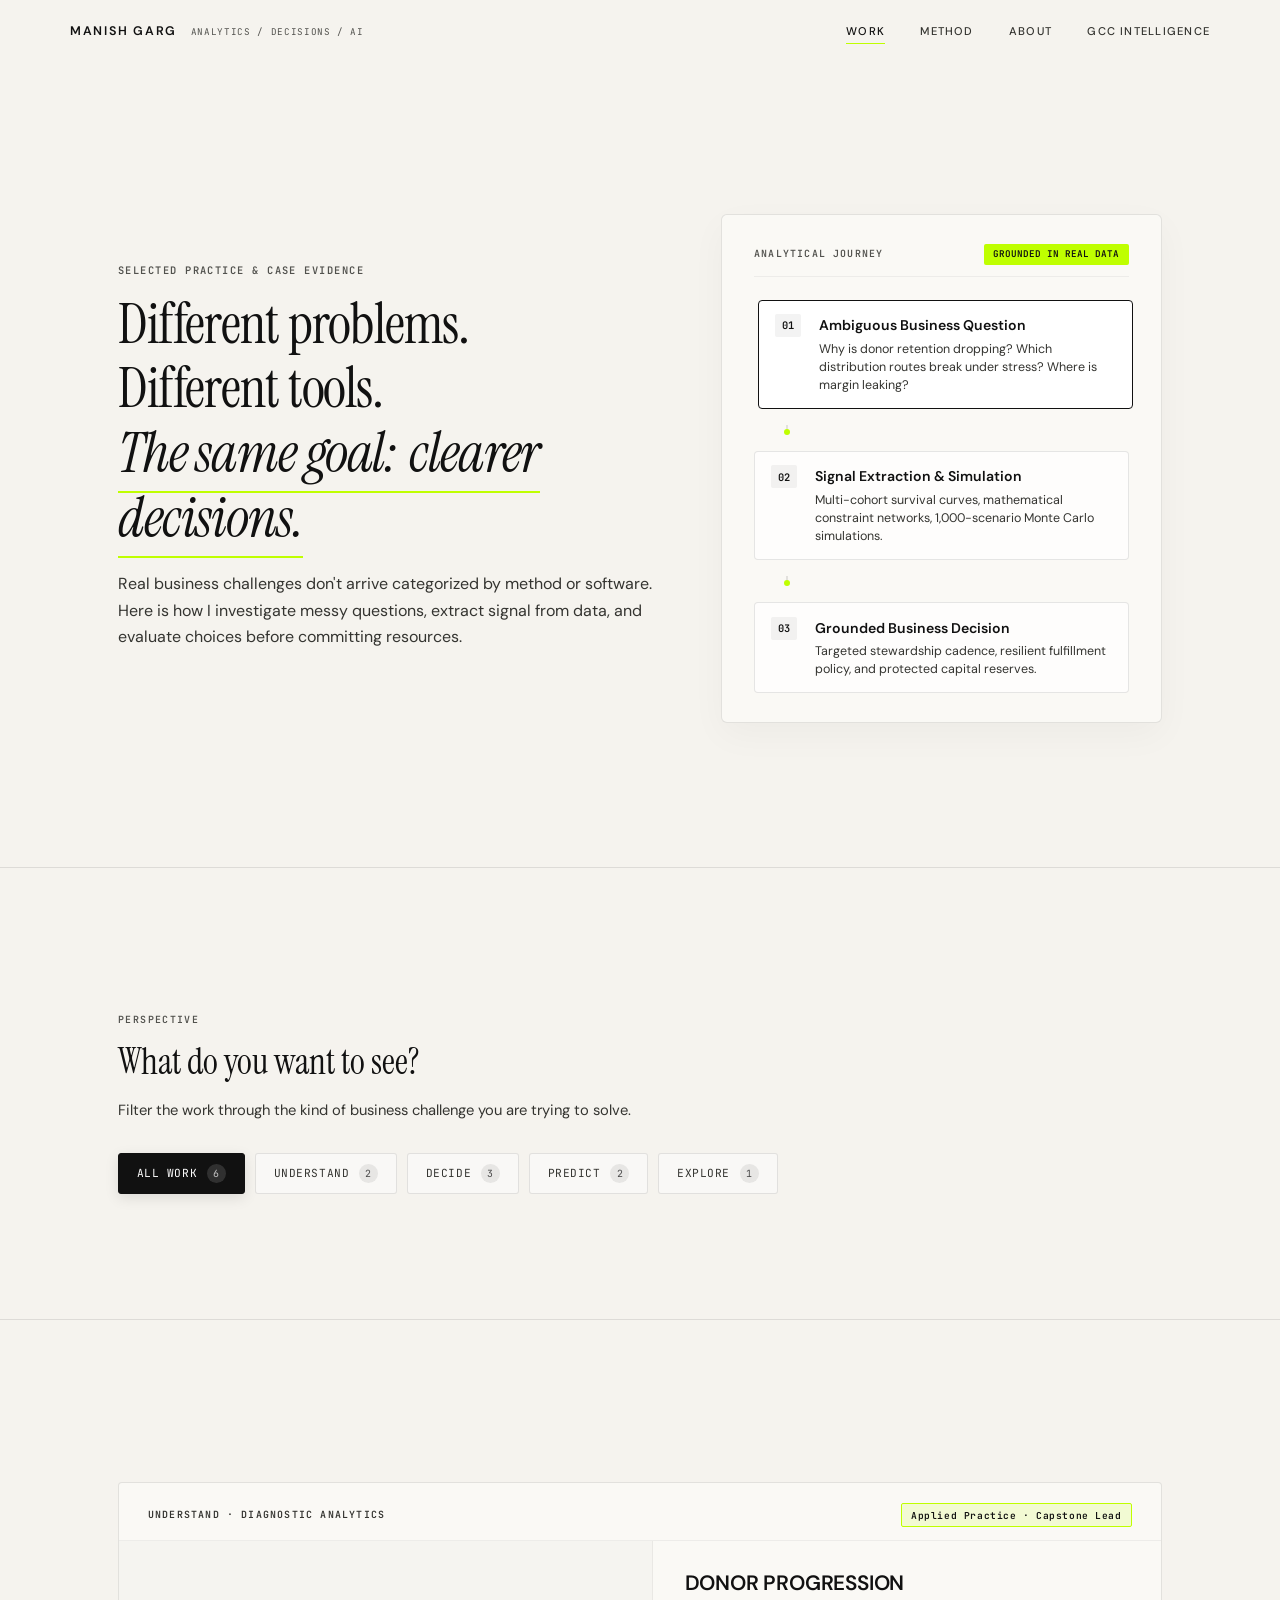
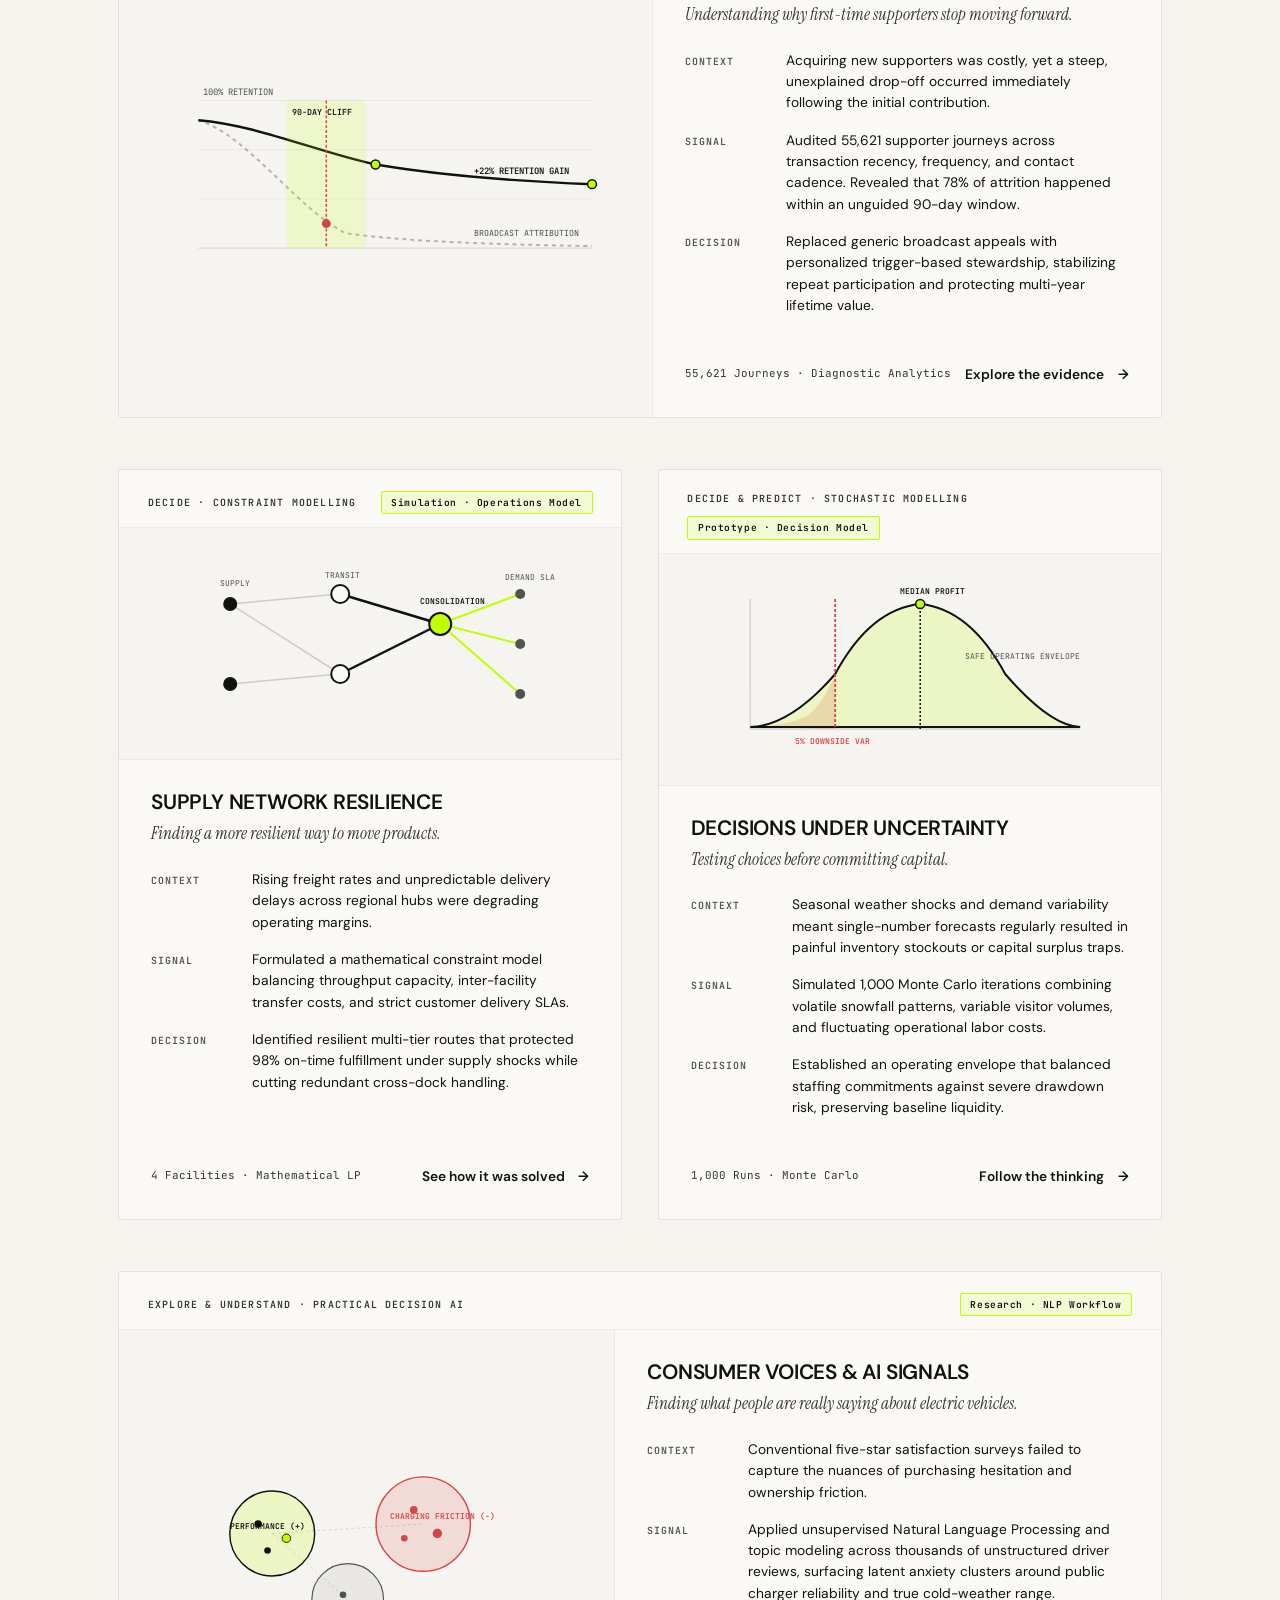
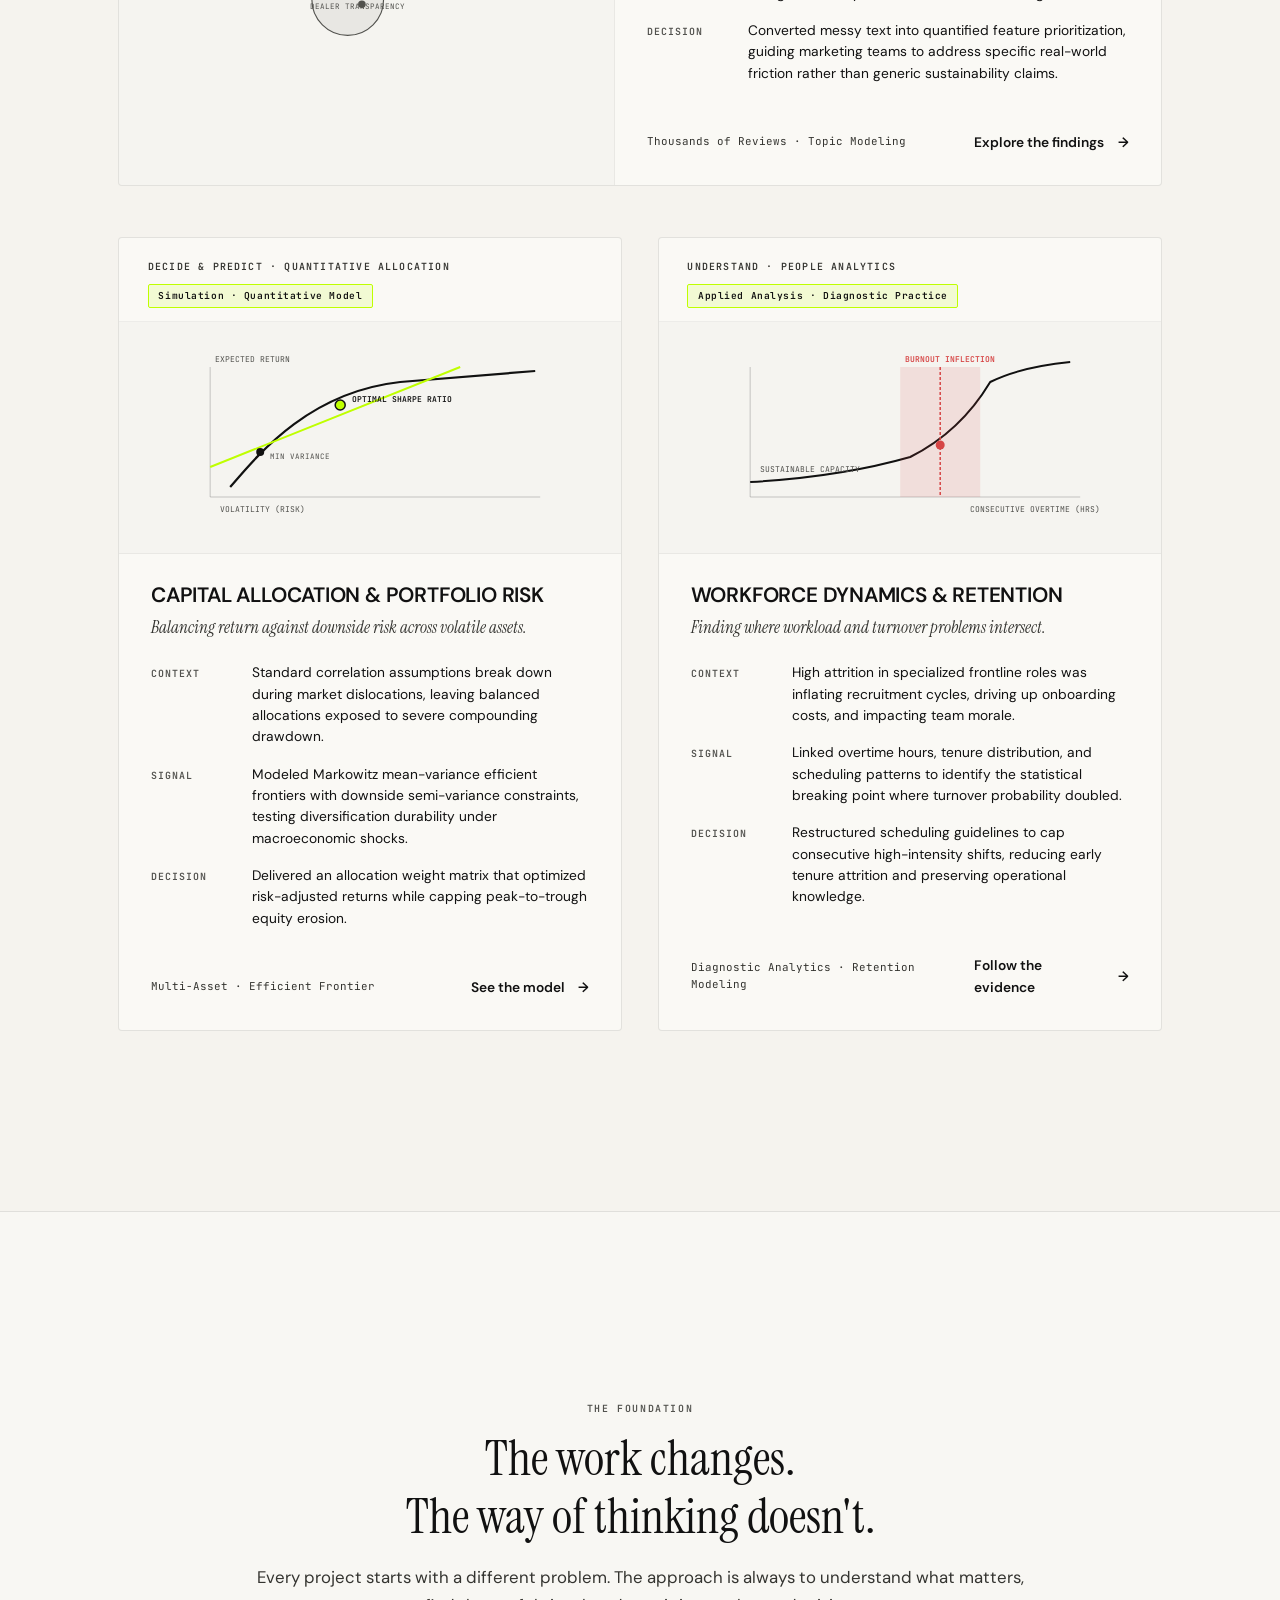
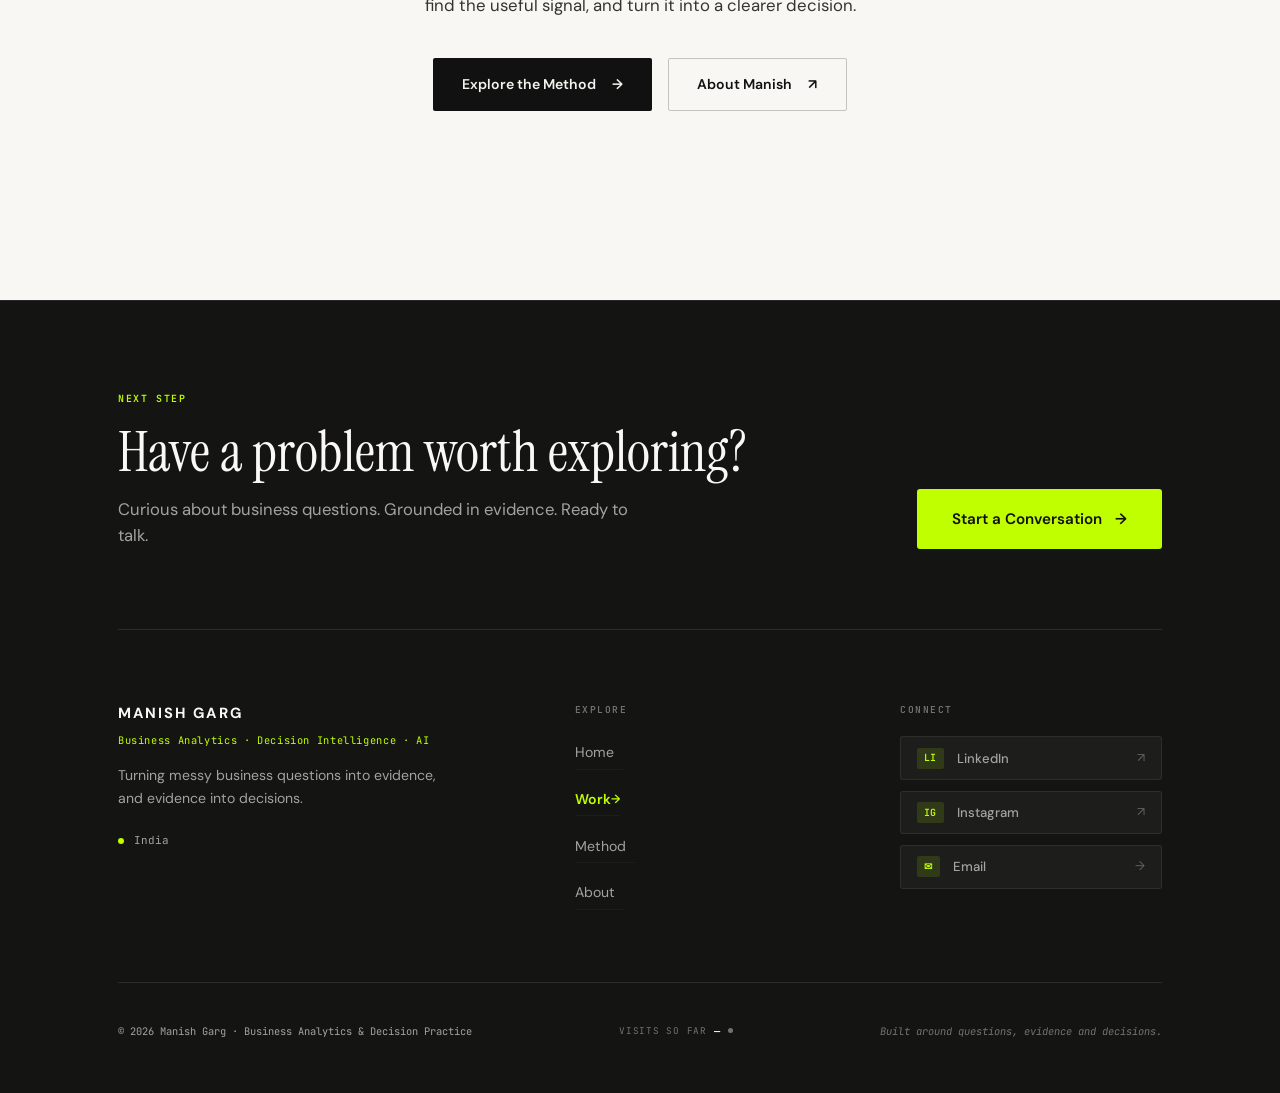
<file: work.html>
<!DOCTYPE html>
<html lang="en">
<head>
    <meta charset="UTF-8">
    <meta name="viewport" content="width=device-width, initial-scale=1.0">
    <title>Work — Manish Garg · Analytics / Decisions / AI</title>
    <meta name="description" content="Different problems. Different tools. The same goal: clearer decisions. Selected analytical work, simulation models, and decision practice.">

    <link rel="preconnect" href="https://fonts.googleapis.com">
    <link rel="preconnect" href="https://fonts.gstatic.com" crossorigin>
    <link href="https://fonts.googleapis.com/css2?family=Instrument+Serif:ital@0;1&family=DM+Sans:ital,opsz,wght@0,9..40,300..600;1,9..40,300..600&family=JetBrains+Mono:wght@300;400;500;600&display=swap" rel="stylesheet">

    <link rel="stylesheet" href="styles.css?v=2.3">
</head>
<body data-page="work">

    <!-- ===== NAVIGATION ===== -->
    <nav class="nav" id="nav" role="navigation" aria-label="Main navigation">
        <div class="nav-inner">
            <div class="nav-brand">
                <a href="index.html" class="nav-name">MANISH GARG</a>
                <span class="nav-tag">ANALYTICS / DECISIONS / AI</span>
            </div>
            <button class="nav-toggle" id="navToggle" aria-label="Toggle menu" aria-expanded="false">
                <span></span><span></span>
            </button>
            <div class="nav-links" id="navLinks">
                <a href="work.html" class="nav-link active" data-page="work" aria-current="page">WORK</a>
                <a href="method.html" class="nav-link" data-page="method">METHOD</a>
                <a href="about.html" class="nav-link" data-page="about">ABOUT</a>
                <a href="gcc-tracker.html" class="nav-link" data-page="gcc-tracker">GCC INTELLIGENCE</a>
            </div>
        </div>
    </nav>

    <!-- ===== 1. WORK PAGE HERO ===== -->
    <header class="work-page-hero">
        <div class="section-container">
            <div class="work-hero-grid">
                
                <!-- Left: Headline & Manifesto -->
                <div class="work-hero-editorial" data-animate="fade-up">
                    <span class="work-hero-kicker">SELECTED PRACTICE & CASE EVIDENCE</span>
                    <h1 class="work-hero-title">
                        Different problems.<br>
                        Different tools.<br>
                        <span class="hero-em">The same goal: clearer decisions.</span>
                    </h1>
                    <p class="work-hero-lead">
                        Real business challenges don't arrive categorized by method or software. Here is how I investigate messy questions, extract signal from data, and evaluate choices before committing resources.
                    </p>
                </div>

                <!-- Right: Creative Visual (Question -> Evidence -> Decision) -->
                <div class="work-journey-visual" id="workJourneyVisual" data-animate="fade-up" data-delay="100">
                    <div class="journey-header">
                        <span class="journey-label">ANALYTICAL JOURNEY</span>
                        <span class="journey-badge">GROUNDED IN REAL DATA</span>
                    </div>

                    <div class="journey-flow">
                        <!-- Step 1: Question -->
                        <div class="journey-step active" id="journeyStep1">
                            <span class="step-num">01</span>
                            <div class="step-info">
                                <h3 class="step-name">Ambiguous Business Question</h3>
                                <p class="step-desc">Why is donor retention dropping? Which distribution routes break under stress? Where is margin leaking?</p>
                            </div>
                        </div>

                        <div class="journey-connector" aria-hidden="true"></div>

                        <!-- Step 2: Evidence -->
                        <div class="journey-step" id="journeyStep2">
                            <span class="step-num">02</span>
                            <div class="step-info">
                                <h3 class="step-name">Signal Extraction & Simulation</h3>
                                <p class="step-desc">Multi-cohort survival curves, mathematical constraint networks, 1,000-scenario Monte Carlo simulations.</p>
                            </div>
                        </div>

                        <div class="journey-connector" aria-hidden="true"></div>

                        <!-- Step 3: Decision -->
                        <div class="journey-step" id="journeyStep3">
                            <span class="step-num">03</span>
                            <div class="step-info">
                                <h3 class="step-name">Grounded Business Decision</h3>
                                <p class="step-desc">Targeted stewardship cadence, resilient fulfillment policy, and protected capital reserves.</p>
                            </div>
                        </div>
                    </div>
                </div>

            </div>
        </div>
    </header>

    <!-- ===== 2. INTERACTIVE PERSPECTIVE LENSES ===== -->
    <!-- "WHAT DO YOU WANT TO SEE?" -->
    <section class="work-lens-section" id="workLensSection">
        <div class="section-container">
            <div class="lens-header" data-animate="fade-up">
                <span class="lens-kicker">PERSPECTIVE</span>
                <h2 class="lens-title">What do you want to see?</h2>
                <p class="lens-lead">
                    Filter the work through the kind of business challenge you are trying to solve.
                </p>
            </div>

            <div class="lens-group" role="tablist" aria-label="Work perspective filters" data-animate="fade-up" data-delay="80">
                <button class="work-lens-btn active" data-filter="all" role="tab" aria-selected="true">
                    <span>ALL WORK</span>
                    <span class="lens-count">6</span>
                </button>
                <button class="work-lens-btn" data-filter="understand" role="tab" aria-selected="false">
                    <span>UNDERSTAND</span>
                    <span class="lens-count">2</span>
                </button>
                <button class="work-lens-btn" data-filter="decide" role="tab" aria-selected="false">
                    <span>DECIDE</span>
                    <span class="lens-count">3</span>
                </button>
                <button class="work-lens-btn" data-filter="predict" role="tab" aria-selected="false">
                    <span>PREDICT</span>
                    <span class="lens-count">2</span>
                </button>
                <button class="work-lens-btn" data-filter="explore" role="tab" aria-selected="false">
                    <span>EXPLORE</span>
                    <span class="lens-count">1</span>
                </button>
            </div>
        </div>
    </section>

    <!-- ===== 3. FEATURED & SUPPORTING WORK: ASYMMETRICAL EDITORIAL LAYOUT ===== -->
    <main class="work-grid-section" id="workGridSection">
        <div class="section-container">
            <div class="work-catalogue" id="workCatalogue">

                <!-- ===== FEATURE 1 (HEROIC LEAD CARD): DONOR PROGRESSION ===== -->
                <article class="work-card work-card--lead" data-lens="understand" data-animate="fade-up">
                    <div class="work-card-header">
                        <span class="work-card-lens">UNDERSTAND · DIAGNOSTIC ANALYTICS</span>
                        <span class="work-card-badge">Applied Practice · Capstone Lead</span>
                    </div>

                    <div class="work-card-inner">
                        <!-- Left: Visual Artefact -->
                        <div class="work-card-visual" aria-label="Donor retention cohort chart">
                            <svg viewBox="0 0 460 220" class="work-card-svg" aria-hidden="true">
                                <!-- Grid Lines -->
                                <line x1="40" y1="30" x2="440" y2="30" stroke="rgba(26,26,26,0.06)" stroke-width="1"/>
                                <line x1="40" y1="80" x2="440" y2="80" stroke="rgba(26,26,26,0.06)" stroke-width="1"/>
                                <line x1="40" y1="130" x2="440" y2="130" stroke="rgba(26,26,26,0.06)" stroke-width="1"/>
                                <line x1="40" y1="180" x2="440" y2="180" stroke="rgba(26,26,26,0.12)" stroke-width="1.5"/>
                                
                                <!-- Cohort Trajectories -->
                                <!-- Baseline generic cohort -->
                                <path d="M40,50 C90,65 140,140 190,165 C260,174 340,176 440,178" fill="none" stroke="rgba(26,26,26,0.3)" stroke-width="2" stroke-dasharray="4,4"/>
                                
                                <!-- Targeted stewardship cohort -->
                                <path d="M40,50 C100,55 160,82 220,95 C280,105 360,112 440,115" fill="none" stroke="#111111" stroke-width="2.5"/>
                                
                                <!-- Drop-off Cliff Window (90 Days) -->
                                <rect x="130" y="30" width="80" height="150" fill="rgba(191,255,0,0.15)"/>
                                <line x1="170" y1="30" x2="170" y2="180" stroke="#D64545" stroke-width="1.5" stroke-dasharray="3,2"/>
                                
                                <!-- Highlight nodes -->
                                <circle cx="170" cy="155" r="4.5" fill="#D64545"/>
                                <circle cx="220" cy="95" r="4.5" fill="#BFFF00" stroke="#111111" stroke-width="1.5"/>
                                <circle cx="440" cy="115" r="4.5" fill="#BFFF00" stroke="#111111" stroke-width="1.5"/>

                                <!-- Text Labels -->
                                <text x="45" y="24" font-family="'JetBrains Mono', monospace" font-size="9" fill="#52524E">100% RETENTION</text>
                                <text x="135" y="45" font-family="'JetBrains Mono', monospace" font-size="8.5" fill="#111111" font-weight="600">90-DAY CLIFF</text>
                                <text x="320" y="105" font-family="'JetBrains Mono', monospace" font-size="9" fill="#111111" font-weight="600">+22% RETENTION GAIN</text>
                                <text x="320" y="168" font-family="'JetBrains Mono', monospace" font-size="8.5" fill="#52524E">BROADCAST ATTRIBUTION</text>
                            </svg>
                        </div>

                        <!-- Right: Business Narrative -->
                        <div class="work-card-content">
                            <h3 class="work-card-title">DONOR PROGRESSION</h3>
                            <p class="work-card-question">Understanding why first-time supporters stop moving forward.</p>

                            <div class="work-card-breakdown">
                                <div class="breakdown-row">
                                    <span class="breakdown-label">CONTEXT</span>
                                    <span class="breakdown-text">Acquiring new supporters was costly, yet a steep, unexplained drop-off occurred immediately following the initial contribution.</span>
                                </div>
                                <div class="breakdown-row">
                                    <span class="breakdown-label">SIGNAL</span>
                                    <span class="breakdown-text">Audited 55,621 supporter journeys across transaction recency, frequency, and contact cadence. Revealed that 78% of attrition happened within an unguided 90-day window.</span>
                                </div>
                                <div class="breakdown-row">
                                    <span class="breakdown-label">DECISION</span>
                                    <span class="breakdown-text">Replaced generic broadcast appeals with personalized trigger-based stewardship, stabilizing repeat participation and protecting multi-year lifetime value.</span>
                                </div>
                            </div>

                            <div class="work-card-footer">
                                <span class="work-card-meta">55,621 Journeys · Diagnostic Analytics</span>
                                <a href="about.html" class="work-card-cta">
                                    <span>Explore the evidence</span>
                                    <span class="cta-arrow" aria-hidden="true">→</span>
                                </a>
                            </div>
                        </div>
                    </div>
                </article>

                <!-- ===== PAIR ROW 1 (TWO CONSTRASTING CARDS) ===== -->
                <div class="work-grid-pair">
                    
                    <!-- CARD 2: SUPPLY NETWORK RESILIENCE -->
                    <article class="work-card" data-lens="decide" data-animate="fade-up">
                        <div class="work-card-header">
                            <span class="work-card-lens">DECIDE · CONSTRAINT MODELLING</span>
                            <span class="work-card-badge">Simulation · Operations Model</span>
                        </div>

                        <div class="work-card-visual" aria-label="Network distribution topology">
                            <svg viewBox="0 0 380 180" class="work-card-svg" aria-hidden="true">
                                <!-- Background Links -->
                                <line x1="50" y1="50" x2="160" y2="40" stroke="rgba(26,26,26,0.18)" stroke-width="1.5"/>
                                <line x1="50" y1="50" x2="160" y2="120" stroke="rgba(26,26,26,0.18)" stroke-width="1.5"/>
                                <line x1="50" y1="130" x2="160" y2="120" stroke="rgba(26,26,26,0.18)" stroke-width="1.5"/>
                                
                                <!-- Transshipment Inter-hub Arc (Optimized) -->
                                <line x1="160" y1="40" x2="260" y2="70" stroke="#111111" stroke-width="2.5"/>
                                <line x1="160" y1="120" x2="260" y2="70" stroke="#111111" stroke-width="2.5"/>
                                
                                <!-- Fulfillment to Demand -->
                                <line x1="260" y1="70" x2="340" y2="40" stroke="#BFFF00" stroke-width="2"/>
                                <line x1="260" y1="70" x2="340" y2="90" stroke="#BFFF00" stroke-width="2"/>
                                <line x1="260" y1="70" x2="340" y2="140" stroke="#BFFF00" stroke-width="2"/>
                                
                                <!-- Network Nodes -->
                                <circle cx="50" cy="50" r="7" fill="#111111"/>
                                <circle cx="50" cy="130" r="7" fill="#111111"/>
                                
                                <circle cx="160" cy="40" r="9" fill="#FAF9F5" stroke="#111111" stroke-width="2"/>
                                <circle cx="160" cy="120" r="9" fill="#FAF9F5" stroke="#111111" stroke-width="2"/>
                                
                                <!-- Central Hub (Optimal) -->
                                <circle cx="260" cy="70" r="11" fill="#BFFF00" stroke="#111111" stroke-width="2"/>
                                
                                <!-- Demand Nodes -->
                                <circle cx="340" cy="40" r="5" fill="#52524E"/>
                                <circle cx="340" cy="90" r="5" fill="#52524E"/>
                                <circle cx="340" cy="140" r="5" fill="#52524E"/>

                                <!-- Micro Labels -->
                                <text x="40" y="32" font-family="'JetBrains Mono', monospace" font-size="8" fill="#52524E">SUPPLY</text>
                                <text x="145" y="24" font-family="'JetBrains Mono', monospace" font-size="8" fill="#52524E">TRANSIT</text>
                                <text x="240" y="50" font-family="'JetBrains Mono', monospace" font-size="8" fill="#111111" font-weight="600">CONSOLIDATION</text>
                                <text x="325" y="26" font-family="'JetBrains Mono', monospace" font-size="8" fill="#52524E">DEMAND SLA</text>
                            </svg>
                        </div>

                        <div class="work-card-content">
                            <h3 class="work-card-title">SUPPLY NETWORK RESILIENCE</h3>
                            <p class="work-card-question">Finding a more resilient way to move products.</p>

                            <div class="work-card-breakdown">
                                <div class="breakdown-row">
                                    <span class="breakdown-label">CONTEXT</span>
                                    <span class="breakdown-text">Rising freight rates and unpredictable delivery delays across regional hubs were degrading operating margins.</span>
                                </div>
                                <div class="breakdown-row">
                                    <span class="breakdown-label">SIGNAL</span>
                                    <span class="breakdown-text">Formulated a mathematical constraint model balancing throughput capacity, inter-facility transfer costs, and strict customer delivery SLAs.</span>
                                </div>
                                <div class="breakdown-row">
                                    <span class="breakdown-label">DECISION</span>
                                    <span class="breakdown-text">Identified resilient multi-tier routes that protected 98% on-time fulfillment under supply shocks while cutting redundant cross-dock handling.</span>
                                </div>
                            </div>

                            <div class="work-card-footer">
                                <span class="work-card-meta">4 Facilities · Mathematical LP</span>
                                <a href="method.html" class="work-card-cta">
                                    <span>See how it was solved</span>
                                    <span class="cta-arrow" aria-hidden="true">→</span>
                                </a>
                            </div>
                        </div>
                    </article>

                    <!-- CARD 3: DECISIONS UNDER UNCERTAINTY -->
                    <article class="work-card" data-lens="decide predict" data-animate="fade-up" data-delay="100">
                        <div class="work-card-header">
                            <span class="work-card-lens">DECIDE & PREDICT · STOCHASTIC MODELLING</span>
                            <span class="work-card-badge">Prototype · Decision Model</span>
                        </div>

                        <div class="work-card-visual" aria-label="Monte Carlo probability density curve">
                            <svg viewBox="0 0 380 180" class="work-card-svg" aria-hidden="true">
                                <!-- Axes -->
                                <line x1="30" y1="150" x2="360" y2="150" stroke="rgba(26,26,26,0.15)" stroke-width="1.5"/>
                                <line x1="30" y1="20" x2="30" y2="150" stroke="rgba(26,26,26,0.15)" stroke-width="1.5"/>
                                
                                <!-- Risk Tail Area (VaR < 0) -->
                                <path d="M30,148 Q70,147 90,135 Q105,120 115,95 L115,150 Z" fill="rgba(214,69,69,0.2)"/>
                                
                                <!-- Probability Density Distribution (1,000 Scenarios) -->
                                <path d="M30,148 Q70,147 115,95 Q150,30 200,25 Q250,30 285,95 Q330,147 360,148 Z" fill="rgba(191,255,0,0.18)" stroke="#111111" stroke-width="2"/>
                                
                                <!-- 5% Value at Risk Line -->
                                <line x1="115" y1="20" x2="115" y2="150" stroke="#D64545" stroke-width="1.8" stroke-dasharray="3,2"/>
                                
                                <!-- Median Expected Value Line -->
                                <line x1="200" y1="20" x2="200" y2="150" stroke="#111111" stroke-width="1.5" stroke-dasharray="2,2"/>
                                <circle cx="200" cy="25" r="4.5" fill="#BFFF00" stroke="#111111" stroke-width="1.5"/>

                                <!-- Micro Labels -->
                                <text x="75" y="165" font-family="'JetBrains Mono', monospace" font-size="8" fill="#D64545" font-weight="600">5% DOWNSIDE VAR</text>
                                <text x="180" y="15" font-family="'JetBrains Mono', monospace" font-size="8" fill="#111111" font-weight="600">MEDIAN PROFIT</text>
                                <text x="245" y="80" font-family="'JetBrains Mono', monospace" font-size="8" fill="#52524E">SAFE OPERATING ENVELOPE</text>
                            </svg>
                        </div>

                        <div class="work-card-content">
                            <h3 class="work-card-title">DECISIONS UNDER UNCERTAINTY</h3>
                            <p class="work-card-question">Testing choices before committing capital.</p>

                            <div class="work-card-breakdown">
                                <div class="breakdown-row">
                                    <span class="breakdown-label">CONTEXT</span>
                                    <span class="breakdown-text">Seasonal weather shocks and demand variability meant single-number forecasts regularly resulted in painful inventory stockouts or capital surplus traps.</span>
                                </div>
                                <div class="breakdown-row">
                                    <span class="breakdown-label">SIGNAL</span>
                                    <span class="breakdown-text">Simulated 1,000 Monte Carlo iterations combining volatile snowfall patterns, variable visitor volumes, and fluctuating operational labor costs.</span>
                                </div>
                                <div class="breakdown-row">
                                    <span class="breakdown-label">DECISION</span>
                                    <span class="breakdown-text">Established an operating envelope that balanced staffing commitments against severe drawdown risk, preserving baseline liquidity.</span>
                                </div>
                            </div>

                            <div class="work-card-footer">
                                <span class="work-card-meta">1,000 Runs · Monte Carlo</span>
                                <a href="method.html" class="work-card-cta">
                                    <span>Follow the thinking</span>
                                    <span class="cta-arrow" aria-hidden="true">→</span>
                                </a>
                            </div>
                        </div>
                    </article>

                </div>

                <!-- ===== FEATURE 4 (WIDE LANDSCAPE CARD): AI & CONSUMER SIGNALS ===== -->
                <article class="work-card work-card--wide" data-lens="explore understand" data-animate="fade-up">
                    <div class="work-card-header">
                        <span class="work-card-lens">EXPLORE & UNDERSTAND · PRACTICAL DECISION AI</span>
                        <span class="work-card-badge">Research · NLP Workflow</span>
                    </div>

                    <div class="work-card-inner">
                        <!-- Left: Visual Artefact -->
                        <div class="work-card-visual" aria-label="Consumer topic and sentiment clustering diagram">
                            <svg viewBox="0 0 440 210" class="work-card-svg" aria-hidden="true">
                                <!-- Cluster Grid -->
                                <circle cx="120" cy="80" r="45" fill="rgba(191,255,0,0.18)" stroke="#111111" stroke-width="1.5"/>
                                <circle cx="280" cy="70" r="50" fill="rgba(214,69,69,0.14)" stroke="#D64545" stroke-width="1.5"/>
                                <circle cx="200" cy="150" r="38" fill="rgba(26,26,26,0.06)" stroke="#52524E" stroke-width="1.2"/>

                                <!-- Inner Topic Node Points -->
                                <circle cx="105" cy="70" r="4" fill="#111111"/>
                                <circle cx="135" cy="85" r="4.5" fill="#BFFF00" stroke="#111111" stroke-width="1"/>
                                <circle cx="115" cy="98" r="3.5" fill="#111111"/>

                                <circle cx="270" cy="55" r="4" fill="#D64545"/>
                                <circle cx="295" cy="80" r="5" fill="#D64545"/>
                                <circle cx="260" cy="85" r="3.5" fill="#D64545"/>

                                <circle cx="195" cy="145" r="3.5" fill="#52524E"/>
                                <circle cx="215" cy="155" r="4" fill="#52524E"/>

                                <!-- Connective Vector Lines -->
                                <line x1="120" y1="80" x2="280" y2="70" stroke="rgba(26,26,26,0.15)" stroke-dasharray="3,3"/>
                                <line x1="120" y1="80" x2="200" y2="150" stroke="rgba(26,26,26,0.15)" stroke-dasharray="3,3"/>

                                <!-- Theme Indicators -->
                                <text x="75" y="75" font-family="'JetBrains Mono', monospace" font-size="8.5" fill="#111111" font-weight="600">PERFORMANCE (+)</text>
                                <text x="245" y="65" font-family="'JetBrains Mono', monospace" font-size="8.5" fill="#D64545" font-weight="600">CHARGING FRICTION (-)</text>
                                <text x="160" y="160" font-family="'JetBrains Mono', monospace" font-size="8" fill="#52524E">DEALER TRANSPARENCY</text>
                            </svg>
                        </div>

                        <!-- Right: Narrative -->
                        <div class="work-card-content">
                            <h3 class="work-card-title">CONSUMER VOICES & AI SIGNALS</h3>
                            <p class="work-card-question">Finding what people are really saying about electric vehicles.</p>

                            <div class="work-card-breakdown">
                                <div class="breakdown-row">
                                    <span class="breakdown-label">CONTEXT</span>
                                    <span class="breakdown-text">Conventional five-star satisfaction surveys failed to capture the nuances of purchasing hesitation and ownership friction.</span>
                                </div>
                                <div class="breakdown-row">
                                    <span class="breakdown-label">SIGNAL</span>
                                    <span class="breakdown-text">Applied unsupervised Natural Language Processing and topic modeling across thousands of unstructured driver reviews, surfacing latent anxiety clusters around public charger reliability and true cold-weather range.</span>
                                </div>
                                <div class="breakdown-row">
                                    <span class="breakdown-label">DECISION</span>
                                    <span class="breakdown-text">Converted messy text into quantified feature prioritization, guiding marketing teams to address specific real-world friction rather than generic sustainability claims.</span>
                                </div>
                            </div>

                            <div class="work-card-footer">
                                <span class="work-card-meta">Thousands of Reviews · Topic Modeling</span>
                                <a href="about.html" class="work-card-cta">
                                    <span>Explore the findings</span>
                                    <span class="cta-arrow" aria-hidden="true">→</span>
                                </a>
                            </div>
                        </div>
                    </div>
                </article>

                <!-- ===== PAIR ROW 2 (TWO SUPPORTING PIECES) ===== -->
                <div class="work-grid-pair">
                    
                    <!-- CARD 5: CAPITAL ALLOCATION & PORTFOLIO RISK -->
                    <article class="work-card" data-lens="decide predict" data-animate="fade-up">
                        <div class="work-card-header">
                            <span class="work-card-lens">DECIDE & PREDICT · QUANTITATIVE ALLOCATION</span>
                            <span class="work-card-badge">Simulation · Quantitative Model</span>
                        </div>

                        <div class="work-card-visual" aria-label="Markowitz efficient frontier curve">
                            <svg viewBox="0 0 380 180" class="work-card-svg" aria-hidden="true">
                                <line x1="30" y1="150" x2="360" y2="150" stroke="rgba(26,26,26,0.15)" stroke-width="1.5"/>
                                <line x1="30" y1="20" x2="30" y2="150" stroke="rgba(26,26,26,0.15)" stroke-width="1.5"/>

                                <!-- Efficient Frontier Curve -->
                                <path d="M50,140 C80,105 130,45 220,35 C280,30 330,26 355,24" fill="none" stroke="#111111" stroke-width="2.2"/>
                                
                                <!-- Capital Allocation Line (CAL) -->
                                <line x1="30" y1="120" x2="280" y2="20" stroke="#BFFF00" stroke-width="2"/>
                                
                                <!-- Optimal Tangency Node -->
                                <circle cx="160" cy="58" r="5" fill="#BFFF00" stroke="#111111" stroke-width="1.5"/>
                                
                                <!-- Minimum Variance Portfolio -->
                                <circle cx="80" cy="105" r="4" fill="#111111"/>

                                <!-- Labels -->
                                <text x="172" y="55" font-family="'JetBrains Mono', monospace" font-size="8" fill="#111111" font-weight="600">OPTIMAL SHARPE RATIO</text>
                                <text x="90" y="112" font-family="'JetBrains Mono', monospace" font-size="7.5" fill="#52524E">MIN VARIANCE</text>
                                <text x="40" y="165" font-family="'JetBrains Mono', monospace" font-size="8" fill="#52524E">VOLATILITY (RISK)</text>
                                <text x="35" y="15" font-family="'JetBrains Mono', monospace" font-size="8" fill="#52524E">EXPECTED RETURN</text>
                            </svg>
                        </div>

                        <div class="work-card-content">
                            <h3 class="work-card-title">CAPITAL ALLOCATION & PORTFOLIO RISK</h3>
                            <p class="work-card-question">Balancing return against downside risk across volatile assets.</p>

                            <div class="work-card-breakdown">
                                <div class="breakdown-row">
                                    <span class="breakdown-label">CONTEXT</span>
                                    <span class="breakdown-text">Standard correlation assumptions break down during market dislocations, leaving balanced allocations exposed to severe compounding drawdown.</span>
                                </div>
                                <div class="breakdown-row">
                                    <span class="breakdown-label">SIGNAL</span>
                                    <span class="breakdown-text">Modeled Markowitz mean-variance efficient frontiers with downside semi-variance constraints, testing diversification durability under macroeconomic shocks.</span>
                                </div>
                                <div class="breakdown-row">
                                    <span class="breakdown-label">DECISION</span>
                                    <span class="breakdown-text">Delivered an allocation weight matrix that optimized risk-adjusted returns while capping peak-to-trough equity erosion.</span>
                                </div>
                            </div>

                            <div class="work-card-footer">
                                <span class="work-card-meta">Multi-Asset · Efficient Frontier</span>
                                <a href="method.html" class="work-card-cta">
                                    <span>See the model</span>
                                    <span class="cta-arrow" aria-hidden="true">→</span>
                                </a>
                            </div>
                        </div>
                    </article>

                    <!-- CARD 6: WORKFORCE DYNAMICS & RETENTION -->
                    <article class="work-card" data-lens="understand" data-animate="fade-up" data-delay="100">
                        <div class="work-card-header">
                            <span class="work-card-lens">UNDERSTAND · PEOPLE ANALYTICS</span>
                            <span class="work-card-badge">Applied Analysis · Diagnostic Practice</span>
                        </div>

                        <div class="work-card-visual" aria-label="Workforce overtime and retention hazard curve">
                            <svg viewBox="0 0 380 180" class="work-card-svg" aria-hidden="true">
                                <line x1="30" y1="150" x2="360" y2="150" stroke="rgba(26,26,26,0.15)" stroke-width="1.5"/>
                                <line x1="30" y1="20" x2="30" y2="150" stroke="rgba(26,26,26,0.15)" stroke-width="1.5"/>

                                <!-- Retention Stability Line -->
                                <path d="M30,135 Q120,130 190,110 Q240,85 270,35 Q300,20 350,15" fill="none" stroke="#111111" stroke-width="2"/>
                                
                                <!-- Burnout Hazard Inflection Window -->
                                <rect x="180" y="20" width="80" height="130" fill="rgba(214,69,69,0.12)"/>
                                <line x1="220" y1="20" x2="220" y2="150" stroke="#D64545" stroke-width="1.5" stroke-dasharray="3,2"/>
                                <circle cx="220" cy="98" r="4.5" fill="#D64545"/>

                                <!-- Text -->
                                <text x="185" y="15" font-family="'JetBrains Mono', monospace" font-size="8" fill="#D64545" font-weight="600">BURNOUT INFLECTION</text>
                                <text x="40" y="125" font-family="'JetBrains Mono', monospace" font-size="8" fill="#52524E">SUSTAINABLE CAPACITY</text>
                                <text x="250" y="165" font-family="'JetBrains Mono', monospace" font-size="8" fill="#52524E">CONSECUTIVE OVERTIME (HRS)</text>
                            </svg>
                        </div>

                        <div class="work-card-content">
                            <h3 class="work-card-title">WORKFORCE DYNAMICS & RETENTION</h3>
                            <p class="work-card-question">Finding where workload and turnover problems intersect.</p>

                            <div class="work-card-breakdown">
                                <div class="breakdown-row">
                                    <span class="breakdown-label">CONTEXT</span>
                                    <span class="breakdown-text">High attrition in specialized frontline roles was inflating recruitment cycles, driving up onboarding costs, and impacting team morale.</span>
                                </div>
                                <div class="breakdown-row">
                                    <span class="breakdown-label">SIGNAL</span>
                                    <span class="breakdown-text">Linked overtime hours, tenure distribution, and scheduling patterns to identify the statistical breaking point where turnover probability doubled.</span>
                                </div>
                                <div class="breakdown-row">
                                    <span class="breakdown-label">DECISION</span>
                                    <span class="breakdown-text">Restructured scheduling guidelines to cap consecutive high-intensity shifts, reducing early tenure attrition and preserving operational knowledge.</span>
                                </div>
                            </div>

                            <div class="work-card-footer">
                                <span class="work-card-meta">Diagnostic Analytics · Retention Modeling</span>
                                <a href="about.html" class="work-card-cta">
                                    <span>Follow the evidence</span>
                                    <span class="cta-arrow" aria-hidden="true">→</span>
                                </a>
                            </div>
                        </div>
                    </article>

                </div>

            </div>
        </div>
    </main>

    <!-- ===== 4. LOWER WORK PAGE: TRANSITION TO METHOD ===== -->
    <section class="work-transition-bridge" id="workTransitionBridge">
        <div class="section-container">
            <div class="transition-card" data-animate="fade-up">
                <span class="transition-kicker">THE FOUNDATION</span>
                <h2 class="transition-title">
                    The work changes.<br>
                    The way of thinking doesn't.
                </h2>
                <p class="transition-lead">
                    Every project starts with a different problem. The approach is always to understand what matters, find the useful signal, and turn it into a clearer decision.
                </p>
                <div class="transition-actions">
                    <a href="method.html" class="cta-primary">
                        Explore the Method <span class="cta-arrow" aria-hidden="true">→</span>
                    </a>
                    <a href="about.html" class="cta-secondary">
                        About Manish <span class="cta-arrow" aria-hidden="true">↗</span>
                    </a>
                </div>
            </div>
        </div>
    </section>

    <!-- ===== 5. SHARED FOOTER / LOWER NAVIGATION (CONSISTENT ACROSS ALL PAGES) ===== -->
    <footer class="site-footer" id="siteFooter" role="contentinfo">
        <div class="footer-container">
            
            <!-- Top Hero Banner / Closing Call to Action -->
            <div class="footer-hero" data-animate="fade-up">
                <div class="footer-headline-group">
                    <span class="footer-kicker">NEXT STEP</span>
                    <h2 class="footer-headline">Have a problem worth exploring?</h2>
                    <p class="footer-lead">
                        Curious about business questions. Grounded in evidence. Ready to talk.
                    </p>
                </div>
                <div class="footer-cta-wrap">
                    <a href="mailto:hello@manishgarg.com" class="footer-cta-btn" id="footerContactBtn" data-config-link="email">
                        <span>Start a Conversation</span>
                        <span class="footer-cta-arrow" aria-hidden="true">→</span>
                    </a>
                </div>
            </div>

            <!-- Middle / 3-Column Main Grid -->
            <div class="footer-main-grid">
                
                <!-- Brand & Positioning -->
                <div class="footer-brand-col">
                    <a href="index.html" class="footer-brand-title">MANISH GARG</a>
                    <p class="footer-brand-tag">Business Analytics · Decision Intelligence · AI</p>
                    <p class="footer-brand-desc">
                        Turning messy business questions into evidence, and evidence into decisions.
                    </p>
                    <div class="footer-location">
                        <span class="loc-dot" aria-hidden="true"></span>
                        <span>India</span>
                    </div>
                </div>

                <!-- Navigation Links -->
                <div class="footer-nav-col">
                    <span class="footer-col-label">EXPLORE</span>
                    <ul class="footer-links">
                        <li><a href="index.html" class="footer-link" data-page="home">Home <span class="f-arrow" aria-hidden="true">→</span></a></li>
                        <li><a href="work.html" class="footer-link active" data-page="work" aria-current="page">Work <span class="f-arrow" aria-hidden="true">→</span></a></li>
                        <li><a href="method.html" class="footer-link" data-page="method">Method <span class="f-arrow" aria-hidden="true">→</span></a></li>
                        <li><a href="about.html" class="footer-link" data-page="about">About <span class="f-arrow" aria-hidden="true">→</span></a></li>
                    </ul>
                </div>

                <!-- Direct Social & Contact Tabs -->
                <div class="footer-contact-col">
                    <span class="footer-col-label">CONNECT</span>
                    <ul class="footer-social-tabs">
                        <li>
                            <a href="https://www.linkedin.com/in/manishgarg" target="_blank" rel="noopener noreferrer" class="social-tab" data-config-link="linkedin" aria-label="LinkedIn profile">
                                <span class="social-icon">LI</span>
                                <span class="social-name">LinkedIn</span>
                                <span class="social-arrow" aria-hidden="true">↗</span>
                            </a>
                        </li>
                        <li>
                            <a href="https://www.instagram.com/" target="_blank" rel="noopener noreferrer" class="social-tab" data-config-link="instagram" aria-label="Instagram profile">
                                <span class="social-icon">IG</span>
                                <span class="social-name">Instagram</span>
                                <span class="social-arrow" aria-hidden="true">↗</span>
                            </a>
                        </li>
                        <li>
                            <a href="mailto:hello@manishgarg.com" class="social-tab" data-config-link="email" aria-label="Direct email">
                                <span class="social-icon">✉</span>
                                <span class="social-name">Email</span>
                                <span class="social-arrow" aria-hidden="true">→</span>
                            </a>
                        </li>
                    </ul>
                </div>

            </div>

            <!-- Bottom Bar / Legal & Attribution -->
            <div class="footer-bottom-bar">
                <span class="footer-copyright">© 2026 Manish Garg · Business Analytics & Decision Practice</span>
                <div class="footer-visitor-counter" id="visitorCounter" aria-label="Site visits so far">
                    <span class="counter-label">VISITS SO FAR</span>
                    <span class="counter-val" id="visitorCountVal">—</span>
                    <span class="counter-dot" aria-hidden="true"></span>
                </div>
                <span class="footer-credo">Built around questions, evidence and decisions.</span>
            </div>

        </div>
    </footer>

    <script src="script.js?v=2.2"></script>
</body>
</html>
</file>
<file: styles.css>
/* =============================================================
   MANISH GARG — REFRAME
   Complete Design System
   ============================================================= */

/* ---- TOKENS ---- */
:root {
    --bg:         #F5F3EE;
    --bg-dim:     rgba(245, 243, 238, 0.92);
    --ink:        #111111;
    --ink-50:     rgba(17,17,17,0.55);
    --ink-20:     rgba(17,17,17,0.22);
    --ink-08:     rgba(17,17,17,0.10);
    --ink-04:     rgba(17,17,17,0.05);
    --muted:      #343430;
    --light:      #52524E;
    --accent:     #BFFF00;
    --accent-dim: rgba(191,255,0,0.14);
    --accent-mid: rgba(191,255,0,0.38);
    --neg:        #D64545;

    /* Distinctive Shared Footer Tokens */
    --footer-bg:       #141513;
    --footer-ink:      #FAF8F5;
    --footer-muted:    #A3A39E;
    --footer-light:    #73736E;
    --footer-border:   rgba(255, 255, 255, 0.10);
    --footer-hover:    rgba(255, 255, 255, 0.05);

    --serif:  'Instrument Serif', Georgia, serif;
    --sans:   'DM Sans', system-ui, sans-serif;
    --mono:   'JetBrains Mono', 'Consolas', monospace;

    --ease:   cubic-bezier(0.16, 1, 0.3, 1);
    --ease-o: cubic-bezier(0, 0, 0.2, 1);
    --dur:    0.7s;

    --contain: 1140px;
    --narrow:  780px;
    --gutter:  clamp(1.25rem, 4vw, 3rem);
}

/* ---- RESET ---- */
*,*::before,*::after{margin:0;padding:0;box-sizing:border-box}
html{font-size:16px;scroll-behavior:smooth;-webkit-font-smoothing:antialiased;-moz-osx-font-smoothing:grayscale}
body{font-family:var(--sans);background:var(--bg);color:var(--ink);line-height:1.6;overflow-x:hidden}
img,svg{display:block;max-width:100%}
a{color:inherit;text-decoration:none}
button{font:inherit;color:inherit;background:none;border:none;cursor:pointer}
ul{list-style:none}
::selection{background:var(--accent);color:var(--ink)}
:focus-visible{outline:2px solid var(--accent);outline-offset:3px}

/* =============================================================
   NAVIGATION
   ============================================================= */
.nav{position:fixed;top:0;left:0;right:0;z-index:100;padding:1.4rem var(--gutter);transition:background .5s var(--ease),padding .35s var(--ease),border-color .5s}
.nav.scrolled{background:rgba(245,243,238,0.94);backdrop-filter:blur(14px);-webkit-backdrop-filter:blur(14px);padding:.9rem var(--gutter);border-bottom:1px solid var(--ink-08)}
.nav-inner{max-width:var(--contain);margin:0 auto;display:flex;align-items:center;justify-content:space-between}
.nav-brand{display:flex;align-items:baseline;gap:.85rem}
.nav-name{font-weight:600;font-size:.78rem;letter-spacing:.14em;color:var(--ink)}
.nav-tag{font-family:var(--mono);font-size:.58rem;letter-spacing:.07em;color:var(--light)}
.nav-links{display:flex;gap:2.2rem}
.nav-link{font-size:.7rem;font-weight:500;letter-spacing:.11em;color:var(--muted);position:relative;transition:color .3s}
.nav-link::after{content:'';position:absolute;bottom:-3px;left:0;width:0;height:1px;background:var(--accent);transition:width .35s var(--ease)}
.nav-link:hover{color:var(--ink)}
.nav-link:hover::after{width:100%}
.nav-link.active,
body[data-page="work"] .nav-link[data-page="work"],
body[data-page="method"] .nav-link[data-page="method"],
body[data-page="about"] .nav-link[data-page="about"]{
    color:var(--ink);
}
.nav-link.active::after,
body[data-page="work"] .nav-link[data-page="work"]::after,
body[data-page="method"] .nav-link[data-page="method"]::after,
body[data-page="about"] .nav-link[data-page="about"]::after{
    width:100%;
}
.nav-toggle{display:none;flex-direction:column;gap:5px;padding:4px}
.nav-toggle span{display:block;width:18px;height:1.5px;background:var(--ink);transition:transform .3s,opacity .3s}

/* =============================================================
   HOME HERO (Editorial Identity & Elevated Project Collage)
   ============================================================= */
.home-hero{
    position:relative;
    min-height:92vh;
    padding:calc(5rem + 5vh) var(--gutter) 5vh;
    display:flex;
    align-items:center;
    overflow:hidden;
}

.hero-ambient-grid{
    position:absolute;
    inset:0;
    pointer-events:none;
    z-index:0;
    background-image:
        linear-gradient(to right,rgba(26,26,26,0.035) 1px,transparent 1px),
        linear-gradient(to bottom,rgba(26,26,26,0.035) 1px,transparent 1px);
    background-size:48px 48px;
    mask-image:radial-gradient(ellipse 80% 60% at 50% 40%,#000 30%,transparent 75%);
    -webkit-mask-image:radial-gradient(ellipse 80% 60% at 50% 40%,#000 30%,transparent 75%);
}

.hero-shell{
    max-width:var(--contain);
    width:100%;
    margin:0 auto;
    position:relative;
    z-index:2;
}

.hero-layout{
    display:grid;
    grid-template-columns:1.05fr 0.95fr;
    gap:clamp(2rem,4vw,4rem);
    align-items:center;
}

/* --- Left: Editorial Column --- */
.hero-editorial{
    display:flex;
    flex-direction:column;
    z-index:3;
}

.hero-badge{
    display:inline-flex;
    align-items:center;
    gap:.6rem;
    font-family:var(--mono);
    font-size:.62rem;
    letter-spacing:.12em;
    color:var(--muted);
    padding:.35rem .85rem;
    border:1px solid var(--ink-08);
    border-radius:100px;
    background:rgba(255,255,255,0.6);
    margin-bottom:1.25rem;
    align-self:flex-start;
}

.badge-pulse{
    width:6px;
    height:6px;
    border-radius:50%;
    background:var(--accent);
    box-shadow:0 0 0 3px var(--accent-dim);
}

.hero-identity{
    margin-bottom:.8rem;
}

.hero-kicker{
    font-family:var(--mono);
    font-size:.82rem;
    font-weight:600;
    letter-spacing:.14em;
    color:var(--ink);
    display:block;
}

.hero-discipline{
    font-family:var(--mono);
    font-size:.68rem;
    letter-spacing:.06em;
    color:var(--muted);
    display:block;
    margin-top:.2rem;
}

.hero-title{
    font-family:var(--serif);
    font-size:clamp(2.5rem,4.8vw,4.4rem);
    font-weight:400;
    line-height:1.12;
    color:var(--ink);
    letter-spacing:-.02em;
    margin-bottom:1.4rem;
}

.title-em{
    font-style:italic;
    text-decoration:underline;
    text-decoration-color:var(--accent);
    text-underline-offset:6px;
    text-decoration-thickness:3px;
}

.hero-manifesto{
    font-size:clamp(1rem,1.35vw,1.15rem);
    color:var(--muted);
    line-height:1.65;
    max-width:540px;
    margin-bottom:2.2rem;
}

.hero-cta-group{
    display:flex;
    flex-wrap:wrap;
    gap:.9rem;
    margin-bottom:2.8rem;
}

.hero-quiet-note{
    display:flex;
    align-items:center;
    gap:.65rem;
    font-family:var(--mono);
    font-size:.72rem;
    color:var(--muted);
    padding-top:1.5rem;
    border-top:1px solid var(--ink-08);
    line-height:1.4;
    min-height:3.2rem;
}

.quiet-dot{
    width:6px;
    height:6px;
    border-radius:50%;
    background:var(--accent);
    flex-shrink:0;
}

.proof-ticker{
    display:inline-block;
    transition:opacity .35s ease,transform .35s ease;
}

.proof-ticker.fading{
    opacity:0;
    transform:translateY(3px);
}

/* --- Right: Elevated Project Collage --- */
.hero-collage-stage{
    position:relative;
    perspective:1200px;
}

.collage-canvas{
    position:relative;
    height:540px;
    width:100%;
    transform-style:preserve-3d;
    transition:transform .3s ease-out;
}

.artefact-card{
    position:absolute;
    width:clamp(280px,26vw,340px);
    padding:1.4rem 1.45rem;
    background:#FAF9F5;
    border:1px solid rgba(26,26,26,0.12);
    border-radius:4px;
    box-shadow:0 12px 32px rgba(26,26,26,0.06),0 2px 6px rgba(26,26,26,0.04);
    transition:transform .4s var(--ease),box-shadow .4s var(--ease),border-color .4s;
    cursor:pointer;
    display:flex;
    flex-direction:column;
    gap:.85rem;
    text-decoration:none;
}

.artefact-card:hover{
    transform:translateY(-10px) scale(1.03) translateZ(60px) !important;
    z-index:25 !important;
    border-color:var(--accent);
    box-shadow:0 24px 48px rgba(26,26,26,0.14),0 0 0 2px var(--accent-dim);
}

/* 3 Selected Artefacts Placement */
.card-wva{
    top:15px;
    left:10px;
    transform:rotate(-2deg) translateZ(25px);
    z-index:3;
}

.card-vicgoods{
    top:100px;
    right:12px;
    transform:rotate(2.5deg) translateZ(45px);
    z-index:4;
}

.card-alpine{
    bottom:25px;
    left:35px;
    transform:rotate(-1deg) translateZ(35px);
    z-index:5;
}

.artefact-header{
    display:flex;
    justify-content:space-between;
    align-items:center;
    gap:.5rem;
}

.artefact-tag{
    font-family:var(--mono);
    font-size:.55rem;
    letter-spacing:.08em;
    color:var(--light);
}

.artefact-badge{
    font-family:var(--mono);
    font-size:.55rem;
    color:var(--ink);
    background:rgba(26,26,26,0.05);
    padding:.15rem .45rem;
    border-radius:2px;
}

.artefact-name{
    font-family:var(--sans);
    font-size:1.05rem;
    font-weight:600;
    color:var(--ink);
    margin-bottom:.35rem;
    line-height:1.35;
}

.artefact-summary{
    font-size:.78rem;
    color:var(--muted);
    line-height:1.45;
    margin-bottom:.65rem;
}

.artefact-kpi{
    display:flex;
    align-items:baseline;
    gap:.5rem;
    margin-bottom:.65rem;
}

.kpi-num{
    font-family:var(--mono);
    font-size:1.25rem;
    font-weight:600;
    color:var(--ink);
}

.kpi-desc{
    font-size:.72rem;
    color:var(--muted);
}

.artefact-chart{
    padding:.75rem .6rem .5rem;
    background:rgba(26,26,26,0.025);
    border:1px solid rgba(26,26,26,0.04);
    border-radius:2px;
}

.mini-chart{
    width:100%;
    height:50px;
}

.chart-legend{
    display:flex;
    justify-content:space-between;
    align-items:center;
    font-family:var(--mono);
    font-size:.58rem;
    color:var(--muted);
    margin-top:.35rem;
}

.legend-delta{
    color:var(--ink);
    font-weight:600;
}

.artefact-footer{
    display:flex;
    justify-content:space-between;
    align-items:center;
    font-size:.72rem;
    font-weight:500;
    color:var(--muted);
    border-top:1px solid rgba(26,26,26,0.06);
    padding-top:.6rem;
    transition:color .3s;
}

.artefact-card:hover .artefact-footer{
    color:var(--ink);
}

.artefact-arrow{
    transition:transform .3s var(--ease);
}

.artefact-card:hover .artefact-arrow{
    transform:translateX(3px);
    color:var(--ink);
}

.collage-caption{
    display:flex;
    align-items:center;
    justify-content:center;
    gap:.5rem;
    font-family:var(--mono);
    font-size:.62rem;
    color:var(--light);
    margin-top:1.5rem;
    text-align:center;
}

.caption-dot{
    width:5px;
    height:5px;
    border-radius:50%;
    background:var(--accent);
}

/* =============================================================
   PAGE HERO (Subpages: Work, Method, About)
   ============================================================= */
.page-hero{
    padding-top:calc(5.5rem + 4vh);
    padding-bottom:2vh;
    border-bottom:1px solid var(--ink-08);
}
.page-title{
    font-family:var(--serif);
    font-size:clamp(2.8rem,6vw,4.6rem);
    font-weight:400;
    line-height:1.1;
    letter-spacing:-.02em;
    color:var(--ink);
    margin-bottom:.6rem;
}
.page-subtitle{
    font-size:clamp(1rem,1.8vw,1.2rem);
    color:var(--muted);
    max-width:620px;
    line-height:1.5;
}

/* =============================================================
   HOME NAVIGATION (Multi-page Gateway)
/* =============================================================
   SECTION 2: "WHAT ARE YOU TRYING TO MAKE SENSE OF?"
   ============================================================= */
.sense-section{
    border-top:1px solid var(--ink-08);
    background:rgba(255,255,255,0.25);
    padding:10vh 0;
}
.section-header-editorial{
    margin-bottom:3.5rem;
}
.section-kicker{
    font-family:var(--mono);
    font-size:.62rem;
    letter-spacing:.16em;
    text-transform:uppercase;
    color:var(--light);
    display:block;
    margin-bottom:.6rem;
}
.section-display-title{
    font-family:var(--serif);
    font-size:clamp(2rem,3.8vw,3.2rem);
    font-weight:400;
    line-height:1.2;
    color:var(--ink);
    margin-bottom:.8rem;
}
.section-lead-copy{
    font-size:clamp(.95rem,1.2vw,1.1rem);
    color:var(--muted);
    max-width:640px;
    line-height:1.6;
}

.sense-workspace{
    display:grid;
    grid-template-columns:1fr 1.25fr;
    gap:2.8rem;
    align-items:start;
}

.sense-selector-list{
    display:flex;
    flex-direction:column;
    gap:.65rem;
}

.sense-choice{
    display:flex;
    align-items:center;
    gap:1.2rem;
    padding:1.25rem 1.4rem;
    border:1px solid var(--ink-08);
    background:rgba(255,255,255,0.45);
    border-radius:3px;
    cursor:pointer;
    text-align:left;
    transition:all .35s var(--ease);
}

.sense-choice:hover{
    background:#FAF9F5;
    border-color:var(--ink-20);
    transform:translateX(4px);
}

.sense-choice.active{
    background:#FAF9F5;
    border-color:var(--accent);
    box-shadow:inset 4px 0 0 var(--accent),0 8px 24px rgba(0,0,0,0.04);
}

.choice-num{
    font-family:var(--mono);
    font-size:.68rem;
    color:var(--light);
    font-weight:500;
}

.sense-choice.active .choice-num{
    color:var(--ink);
    font-weight:600;
}

.choice-body{
    flex:1;
}

.choice-title{
    font-family:var(--sans);
    font-size:.95rem;
    font-weight:600;
    color:var(--ink);
    line-height:1.35;
    display:block;
}

.choice-tag{
    font-family:var(--mono);
    font-size:.62rem;
    color:var(--muted);
    margin-top:.25rem;
    display:block;
}

.choice-arrow{
    font-size:1rem;
    color:var(--light);
    margin-left:auto;
    transition:transform .3s var(--ease),color .3s;
}

.sense-choice:hover .choice-arrow{
    color:var(--ink);
    transform:translateX(3px);
}

.sense-choice.active .choice-arrow{
    color:var(--ink);
    transform:translateX(5px);
}

/* Response Panel */
.sense-response-panel{
    position:sticky;
    top:5.5rem;
}

.response-card{
    padding:2.8rem 2.6rem;
    background:#FAF9F5;
    border:1px solid var(--ink-08);
    border-radius:4px;
    box-shadow:0 8px 30px rgba(0,0,0,0.035);
    transition:opacity .25s ease,transform .25s ease;
}

.response-header{
    display:flex;
    justify-content:space-between;
    align-items:center;
    margin-bottom:1.2rem;
    flex-wrap:wrap;
    gap:.5rem;
}

.response-badge{
    font-family:var(--mono);
    font-size:.65rem;
    letter-spacing:.12em;
    color:var(--ink);
    background:var(--accent-dim);
    border:1px solid var(--accent);
    padding:.25rem .65rem;
    border-radius:2px;
    font-weight:600;
}

.response-subtitle{
    font-family:var(--mono);
    font-size:.62rem;
    color:var(--muted);
}

.response-heading{
    font-family:var(--serif);
    font-size:clamp(1.8rem,2.6vw,2.4rem);
    font-weight:400;
    line-height:1.2;
    color:var(--ink);
    margin-bottom:.9rem;
}

.response-lead{
    font-size:.98rem;
    color:var(--muted);
    line-height:1.65;
    margin-bottom:1.8rem;
}

.response-approach{
    padding:1.4rem 1.6rem;
    background:rgba(26,26,26,0.025);
    border:1px solid rgba(26,26,26,0.05);
    border-radius:3px;
    margin-bottom:1.8rem;
}

.approach-label{
    font-family:var(--mono);
    font-size:.62rem;
    letter-spacing:.12em;
    color:var(--light);
    display:block;
    margin-bottom:.8rem;
    font-weight:500;
}

.approach-list{
    display:flex;
    flex-direction:column;
    gap:.55rem;
    list-style:none;
}

.approach-list li{
    position:relative;
    padding-left:1.2rem;
    font-size:.88rem;
    color:var(--ink);
    line-height:1.5;
}

.approach-list li::before{
    content:"—";
    position:absolute;
    left:0;
    color:var(--muted);
}

.response-evidence-box{
    padding:1.4rem 1.6rem;
    border:1px solid var(--ink-08);
    background:rgba(255,255,255,0.7);
    border-radius:3px;
    display:flex;
    flex-direction:column;
    gap:.5rem;
}

.evidence-box-top{
    display:flex;
    justify-content:space-between;
    align-items:center;
    flex-wrap:wrap;
    gap:.4rem;
}

.evidence-tag{
    font-family:var(--mono);
    font-size:.58rem;
    letter-spacing:.1em;
    color:var(--light);
}

.evidence-name{
    font-family:var(--sans);
    font-size:.92rem;
    font-weight:600;
    color:var(--ink);
}

.evidence-visual-wrap{
    margin:.35rem 0 .5rem;
    padding:.65rem .85rem;
    background:rgba(26,26,26,0.025);
    border:1px solid rgba(26,26,26,0.05);
    border-radius:3px;
    display:flex;
    align-items:center;
    justify-content:center;
}

.frag-chart{
    width:100%;
    height:46px;
    display:block;
}

.evidence-desc{
    font-size:.84rem;
    color:var(--muted);
    line-height:1.5;
}

.evidence-link{
    font-size:.84rem;
    font-weight:600;
    color:var(--ink);
    text-decoration:underline;
    text-decoration-color:var(--accent);
    text-underline-offset:4px;
    margin-top:.4rem;
    transition:color .3s;
}

.evidence-link:hover{
    color:var(--muted);
}

/* =============================================================
   SECTION 3: HOW I APPROACH PROBLEMS (METHOD BRIDGE)
   ============================================================= */
.home-approach-bridge{
    border-top:1px solid var(--ink-08);
    padding:11vh 0;
    text-align:center;
}

.bridge-card{
    max-width:820px;
    margin:0 auto;
    text-align:center;
}

.bridge-quote{
    font-family:var(--serif);
    font-size:clamp(1.8rem,3.2vw,2.6rem);
    font-style:italic;
    color:var(--ink);
    line-height:1.35;
    margin:1rem 0 1.5rem;
}

.bridge-narrative{
    font-size:1rem;
    color:var(--muted);
    line-height:1.65;
    max-width:660px;
    margin:0 auto 2.5rem;
}

.bridge-formula{
    display:inline-flex;
    align-items:center;
    gap:.8rem;
    padding:1rem 1.8rem;
    background:rgba(255,255,255,0.6);
    border:1px solid var(--ink-08);
    border-radius:100px;
    margin-bottom:2.5rem;
}

.formula-pill{
    font-family:var(--mono);
    font-size:.72rem;
    font-weight:600;
    letter-spacing:.08em;
    color:var(--ink);
}

.formula-op{
    font-family:var(--serif);
    font-size:1.2rem;
    color:var(--muted);
}

.formula-pill--result{
    background:var(--ink);
    color:var(--accent);
    padding:.25rem .75rem;
    border-radius:100px;
}

.bridge-cta{
    margin-top:1rem;
}

/* =============================================================
   SECTION 4: GATEWAY CTA (HANDSHAKE)
   ============================================================= */
.home-gateway{
    border-top:1px solid var(--ink-08);
    padding:10vh 0 12vh;
}
.gateway-card{
    max-width:var(--narrow);
    margin:0 auto;
    text-align:center;
}
.gateway-kicker{
    font-family:var(--mono);
    font-size:.62rem;
    letter-spacing:.16em;
    text-transform:uppercase;
    color:var(--light);
    display:block;
    margin-bottom:.8rem;
}
.gateway-title{
    font-family:var(--serif);
    font-size:clamp(2rem,4vw,3.2rem);
    font-weight:400;
    line-height:1.25;
    color:var(--ink);
    margin-bottom:1rem;
}
.gateway-desc{
    font-size:1.05rem;
    color:var(--muted);
    line-height:1.6;
    margin-bottom:2.5rem;
}
.gateway-actions{
    display:flex;
    flex-wrap:wrap;
    justify-content:center;
    gap:1rem;
}
.cta-ghost{
    display:inline-flex;
    align-items:center;
    gap:.6rem;
    padding:.95rem 1.8rem;
    color:var(--ink);
    font-size:.88rem;
    font-weight:500;
    border:1px dashed var(--ink-20);
    border-radius:2px;
    background:transparent;
    transition:all .35s var(--ease);
}
.cta-ghost:hover{
    border-color:var(--accent);
    background:var(--accent-dim);
}

/* =============================================================
   VALUE / OUTCOMES
   ============================================================= */
.section-container{max-width:var(--contain);margin:0 auto;padding:10vh var(--gutter)}
.section-label{font-family:var(--mono);font-size:.6rem;letter-spacing:.15em;text-transform:uppercase;color:var(--light);margin-bottom:.5rem}
.section-heading{font-family:var(--serif);font-size:clamp(1.6rem,3vw,2.6rem);font-weight:400;margin-bottom:3rem}

.value-section{border-top:1px solid var(--ink-08)}

.outcomes{display:flex;flex-direction:column;gap:0}
.outcome{display:flex;align-items:flex-start;gap:1.5rem;padding:1.8rem 1.5rem;text-align:left;border:1px solid transparent;border-bottom:1px solid var(--ink-04);border-radius:2px;transition:all .45s var(--ease);position:relative}
.outcome:last-child{border-bottom:1px solid var(--ink-04)}
.outcome.active{border-color:var(--ink-08);background:rgba(255,255,255,0.5);box-shadow:inset 3px 0 0 var(--accent)}
.outcome:not(.active){cursor:pointer}
.outcome:not(.active):hover{background:rgba(255,255,255,0.3)}
.outcome-num{font-family:var(--mono);font-size:.6rem;color:var(--light);padding-top:.25rem;flex-shrink:0;width:2rem}
.outcome-name{font-family:var(--sans);font-size:1.1rem;font-weight:600;margin-bottom:.25rem;transition:color .3s}
.outcome.active .outcome-name{color:var(--ink)}
.outcome:not(.active) .outcome-name{color:var(--muted)}
.outcome-desc{font-size:.88rem;color:var(--muted);line-height:1.6;max-height:0;overflow:hidden;transition:max-height .5s var(--ease),opacity .4s;opacity:0}
.outcome.active .outcome-desc{max-height:80px;opacity:1}

/* =============================================================
   METHOD PAGE — CONTINUOUS SIGNAL PATH & ARCHITECTURE
   ============================================================= */
.method-page-hero{
    padding-top:calc(5.5rem + 2vh);
    padding-bottom:5vh;
    border-bottom:1px solid var(--ink-08);
}

.method-hero-grid{
    display:grid;
    grid-template-columns:48% 52%;
    gap:clamp(2rem, 3.5vw, 4rem);
    align-items:center;
}

.method-hero-editorial{
    max-width:580px;
}

.method-hero-kicker{
    font-family:var(--mono);
    font-size:.65rem;
    letter-spacing:.14em;
    text-transform:uppercase;
    color:var(--light);
    display:block;
    margin-bottom:.8rem;
    font-weight:600;
}

.method-hero-title{
    font-family:var(--serif);
    font-size:clamp(2.6rem, 5vw, 4.4rem);
    font-weight:400;
    line-height:1.1;
    letter-spacing:-.02em;
    color:var(--ink);
    margin-bottom:1.2rem;
}

.method-hero-lead{
    font-size:clamp(1rem, 1.25vw, 1.15rem);
    color:var(--muted);
    line-height:1.65;
    max-width:520px;
}

.method-hero-visual{
    width:100%;
}

/* --- What This Helps You Do: Compact Hero Addition --- */
.method-outcomes-block{
    margin-top:clamp(1.6rem, 2.8vh, 2.2rem);
    padding-top:1.25rem;
    border-top:1px solid var(--ink-06);
    max-width:520px;
}

.outcomes-kicker{
    font-family:var(--mono);
    font-size:.6rem;
    letter-spacing:.14em;
    text-transform:uppercase;
    color:var(--light);
    font-weight:600;
    display:block;
    margin-bottom:.85rem;
}

.outcomes-triad{
    display:grid;
    grid-template-columns:repeat(3, 1fr);
    gap:clamp(1rem, 1.8vw, 1.6rem);
}

.outcome-node{
    display:flex;
    flex-direction:column;
    gap:.3rem;
    cursor:pointer;
    transition:transform .2s ease;
}

.outcome-term{
    font-family:var(--mono);
    font-size:.68rem;
    letter-spacing:.1em;
    text-transform:uppercase;
    color:var(--ink);
    font-weight:700;
    transition:color .2s ease;
}

.outcome-desc{
    font-family:var(--serif);
    font-size:.88rem;
    line-height:1.35;
    color:var(--muted);
    font-style:italic;
    transition:color .2s ease;
}

.outcome-node:hover .outcome-term{
    color:var(--accent-dark, #000);
}

.outcome-node:hover .outcome-desc{
    color:var(--ink);
}

/* Subtle hover link between outcomes and Signal Path SVG */
.signal-path-stage.highlight-understand #svgStage1,
.signal-path-stage.highlight-understand #svgStage2{
    filter:drop-shadow(0 0 5px rgba(191,255,0,0.5));
}
.signal-path-stage.highlight-understand #milestoneNode1 .milestone-circle-base,
.signal-path-stage.highlight-understand #milestoneNode2 .milestone-circle-base{
    stroke:var(--accent);
    stroke-width:2.5px;
}
.signal-path-stage.highlight-understand #milestoneNode1 .milestone-circle-inner,
.signal-path-stage.highlight-understand #milestoneNode2 .milestone-circle-inner{
    fill:var(--accent);
}

.signal-path-stage.highlight-find #svgStage3,
.signal-path-stage.highlight-find #svgStage4{
    filter:drop-shadow(0 0 5px rgba(191,255,0,0.5));
}
.signal-path-stage.highlight-find #milestoneNode3 .milestone-circle-base,
.signal-path-stage.highlight-find #milestoneNode4 .milestone-circle-base{
    stroke:var(--accent);
    stroke-width:2.5px;
}
.signal-path-stage.highlight-find #milestoneNode3 .milestone-circle-inner,
.signal-path-stage.highlight-find #milestoneNode4 .milestone-circle-inner{
    fill:var(--accent);
}

.signal-path-stage.highlight-decide #svgStage5,
.signal-path-stage.highlight-decide #svgStage6{
    filter:drop-shadow(0 0 8px rgba(191,255,0,0.7));
}
.signal-path-stage.highlight-decide #milestoneNode5 .milestone-circle-base,
.signal-path-stage.highlight-decide #milestoneNode6 .milestone-circle-base{
    stroke:var(--accent);
    stroke-width:2.5px;
}
.signal-path-stage.highlight-decide #milestoneNode5 .milestone-circle-inner,
.signal-path-stage.highlight-decide #milestoneNode6 .milestone-circle-inner{
    fill:var(--accent);
}

/* Scroll Cue */
.method-scroll-cue{
    margin-top:clamp(1.6rem, 2.8vh, 2.2rem);
    padding-top:1.1rem;
    border-top:1px solid var(--ink-04);
    display:flex;
    align-items:center;
    transition:opacity .35s ease, transform .35s ease;
}

.method-cue-link{
    display:inline-flex;
    align-items:center;
    gap:.55rem;
    font-family:var(--mono);
    font-size:.62rem;
    letter-spacing:.12em;
    text-transform:uppercase;
    color:var(--light);
    text-decoration:none;
    transition:color .2s ease;
}

.method-cue-link:hover{
    color:var(--ink);
}

.method-cue-arrow{
    font-size:.75rem;
    transition:transform .2s ease;
}

.method-cue-link:hover .method-cue-arrow{
    transform:translateY(2px);
}

.method-scroll-cue.scrolled{
    opacity:0;
    pointer-events:none;
    transform:translateY(6px);
}

/* --- Main Interactive Method Workspace --- */
.method-system-section{
    padding:6vh 0 8vh;
    border-bottom:1px solid var(--ink-08);
}

.method-system-section .section-container{
    padding-top:0;
    padding-bottom:0;
}

.method-workspace-grid{
    display:grid;
    grid-template-columns:minmax(320px, 40%) 1fr;
    gap:clamp(2rem, 3.5vw, 3.8rem);
    align-items:start;
}

/* Left: Interactive Stage Selector */
.method-nav-column{
    display:flex;
    flex-direction:column;
    gap:1rem;
}

.stage-nav-header{
    padding-bottom:.8rem;
    border-bottom:1px solid var(--ink-08);
}

.stage-nav-kicker{
    font-family:var(--mono);
    font-size:.62rem;
    letter-spacing:.14em;
    text-transform:uppercase;
    color:var(--light);
    font-weight:600;
}

.method-stage-list{
    display:flex;
    flex-direction:column;
    gap:.45rem;
}

.method-stage-btn{
    display:flex;
    align-items:center;
    gap:.9rem;
    padding:.85rem 1.15rem;
    background:rgba(255,255,255,0.45);
    border:1px solid var(--ink-08);
    border-radius:3px;
    cursor:pointer;
    text-align:left;
    transition:background-color .2s ease, border-color .2s ease, box-shadow .2s ease;
    width:100%;
}

.method-stage-btn:hover{
    background:#FAF9F5;
    border-color:var(--ink-20);
}

.method-stage-btn.active{
    background:#FAF9F5;
    border-color:var(--accent);
    box-shadow:inset 3px 0 0 var(--accent), 0 6px 20px rgba(0,0,0,0.03);
}

.stage-btn-num{
    font-family:var(--mono);
    font-size:.65rem;
    font-weight:600;
    color:var(--light);
    flex-shrink:0;
    transition:color .3s;
}

.method-stage-btn.active .stage-btn-num{
    color:var(--ink);
}

.stage-btn-text{
    flex:1;
}

.stage-btn-name{
    font-family:var(--sans);
    font-size:.92rem;
    font-weight:600;
    color:var(--ink);
    display:block;
    line-height:1.25;
}

.stage-btn-q{
    font-family:var(--serif);
    font-size:.84rem;
    font-style:italic;
    color:var(--muted);
    display:block;
    margin-top:.2rem;
    line-height:1.35;
}

.stage-btn-indicator{
    width:6px;
    height:6px;
    border-radius:50%;
    background:transparent;
    border:1px solid var(--ink-20);
    transition:all .3s;
}

.method-stage-btn.active .stage-btn-indicator{
    background:var(--accent);
    border-color:var(--accent);
    box-shadow:0 0 8px var(--accent);
}

/* Right Column: Stage Detail + Noise Transformation Strip */
.method-detail-column{
    display:flex;
    flex-direction:column;
    gap:1rem;
    margin-top:2.35rem;
    width:100%;
    min-width:0;
}

/* Detail Card Beside Selector */
.stage-detail-card{
    background:#FAF9F5;
    border:1px solid var(--ink-08);
    border-radius:4px;
    padding:1.5rem 1.8rem;
    box-shadow:0 8px 24px rgba(0,0,0,0.025);
    transition:opacity .25s ease, transform .25s ease;
    align-self:stretch;
    height:fit-content;
    margin-top:0;
    width:100%;
}

.stage-detail-badge{
    font-family:var(--mono);
    font-size:.62rem;
    letter-spacing:.12em;
    text-transform:uppercase;
    color:var(--ink);
    background:var(--accent-dim);
    border:1px solid var(--accent);
    padding:.2rem .6rem;
    border-radius:2px;
    font-weight:600;
    display:inline-block;
    margin-bottom:.75rem;
}

.stage-detail-question{
    font-family:var(--serif);
    font-size:1.35rem;
    font-weight:400;
    color:var(--ink);
    line-height:1.25;
    margin-bottom:.75rem;
}

.stage-detail-summary{
    font-size:.88rem;
    color:var(--muted);
    line-height:1.6;
    margin-bottom:1.1rem;
}

.stage-detail-meta{
    border-top:1px solid var(--ink-06);
    padding-top:.9rem;
    display:flex;
    flex-direction:column;
    gap:.6rem;
}

.detail-meta-row{
    display:grid;
    grid-template-columns:85px 1fr;
    gap:.6rem;
    font-size:.8rem;
    line-height:1.45;
}

.detail-meta-label{
    font-family:var(--mono);
    font-size:.6rem;
    letter-spacing:.08em;
    text-transform:uppercase;
    color:var(--light);
    font-weight:600;
}

.detail-meta-value{
    color:var(--ink);
}

.signal-path-stage{
    background:#FAF9F5;
    border:1px solid var(--ink-08);
    border-radius:6px;
    padding:1.15rem 1.6rem;
    box-shadow:0 12px 36px rgba(0,0,0,0.035);
    position:relative;
    overflow:hidden;
}

.path-canvas-header{
    display:flex;
    justify-content:space-between;
    align-items:center;
    padding-bottom:.65rem;
    border-bottom:1px solid var(--ink-04);
    margin-bottom:.65rem;
    flex-wrap:wrap;
    gap:.6rem;
}

.canvas-title-group{
    display:flex;
    align-items:center;
    gap:.8rem;
}

.canvas-title{
    font-family:var(--mono);
    font-size:.65rem;
    letter-spacing:.12em;
    text-transform:uppercase;
    color:var(--ink);
    font-weight:600;
}

.canvas-live-badge{
    display:inline-flex;
    align-items:center;
    gap:.4rem;
    font-family:var(--mono);
    font-size:.58rem;
    color:var(--light);
    background:var(--ink-04);
    padding:.15rem .5rem;
    border-radius:2px;
}

.live-pulse{
    width:5px;
    height:5px;
    border-radius:50%;
    background:var(--accent);
    animation:pulseDot 2s infinite ease-in-out;
}

@keyframes pulseDot{
    0%,100%{opacity:1;transform:scale(1)}
    50%{opacity:.4;transform:scale(.75)}
}

.canvas-guide{
    font-family:var(--mono);
    font-size:.6rem;
    color:var(--light);
}

/* SVG Signal Path Graphic */
.signal-path-svg{
    width:100%;
    height:auto;
    min-height:285px;
    display:block;
}

/* Subtle Analytical Landscape */
.analytical-landscape{
    pointer-events:none;
    user-select:none;
}

.contour-trace{
    animation:subtleTraceDrift 50s linear infinite;
}

@keyframes subtleTraceDrift{
    from{stroke-dashoffset:0}
    to{stroke-dashoffset:48}
}

.signal-flow-base{
    fill:none;
    stroke:rgba(18,18,18,0.12);
    stroke-width:2.4;
    stroke-dasharray:5,5;
    transition:stroke .4s var(--ease);
}

.signal-flow-active{
    fill:none;
    stroke:var(--ink);
    stroke-width:4.2;
    transition:stroke-dasharray .5s var(--ease), stroke-dashoffset .5s var(--ease), stroke .4s;
}

.signal-tributary{
    fill:none;
    stroke:rgba(18,18,18,0.18);
    stroke-width:1.8;
    transition:stroke .3s, opacity .3s;
}

/* Milestone Nodes on SVG */
.milestone-group{
    cursor:pointer;
}

.milestone-hitarea{
    pointer-events:all;
}

.milestone-group:hover .milestone-circle-base{
    stroke:var(--ink);
    stroke-width:2.8;
}

.milestone-group:hover .milestone-label{
    fill:var(--ink);
}

.milestone-circle-base{
    fill:#FAF9F5;
    stroke:var(--ink-20);
    stroke-width:2.2;
    transition:all .3s var(--ease);
}

.milestone-circle-inner{
    fill:var(--ink-08);
    transition:all .3s var(--ease);
}

.milestone-num{
    font-family:var(--mono);
    font-size:13px;
    font-weight:700;
    fill:var(--light);
    text-anchor:middle;
    dominant-baseline:central;
    transition:fill .3s;
}

.milestone-label{
    font-family:var(--mono);
    font-size:12px;
    font-weight:700;
    fill:var(--light);
    letter-spacing:.085em;
    transition:fill .3s;
}

/* Active Milestone in SVG */
.milestone-group.active .milestone-circle-base{
    stroke:var(--accent);
    stroke-width:3;
}

.milestone-group.active .milestone-circle-inner{
    fill:var(--accent);
}

.milestone-group.active .milestone-num{
    fill:var(--ink);
    font-weight:700;
}

.milestone-group.active .milestone-label{
    fill:var(--ink);
}

/* Stage 6 Luminous Destination Glow */
.svg-stage-6{
    opacity:.35;
    transition:opacity .4s ease;
}

[data-active-stage="06"] .svg-stage-6{
    opacity:1;
}

[data-active-stage="06"] .svg-stage-6 circle{
    animation:glowPulse 2s infinite ease-in-out;
}

@keyframes glowPulse{
    0%,100%{opacity:.95}
    50%{opacity:.45}
}

/* Second Visual Layer: Noise -> Signal Strip */
.noise-signal-strip{
    background:#FAF9F5;
    border:1px solid var(--ink-08);
    border-radius:4px;
    padding:1rem 1.4rem;
    display:flex;
    align-items:center;
    justify-content:space-between;
    gap:1rem 1.3rem;
    width:100%;
    box-shadow:0 6px 20px rgba(0,0,0,0.02);
}

.noise-strip-label{
    font-family:var(--mono);
    font-size:.6rem;
    letter-spacing:.12em;
    text-transform:uppercase;
    color:var(--light);
    font-weight:600;
    white-space:nowrap;
    flex-shrink:0;
}

.noise-strip-viz{
    flex:1 1 auto;
    min-width:130px;
    max-width:340px;
    height:32px;
    display:flex;
    align-items:center;
}

.noise-svg{
    width:100%;
    height:30px;
}

.noise-strip-thought,
.noise-strip-credo{
    font-family:var(--serif);
    font-size:.71rem;
    line-height:1.28;
    color:var(--muted);
    font-style:italic;
    flex-shrink:0;
    text-align:right;
    max-width:145px;
    letter-spacing:-.01em;
}

/* --- Noise -> Convergence -> Signal Motion --- */
/* Dots travel from LEFT -> RIGHT toward convergence, merge into arrow, and resolve into clean signal line */
.noise-dot{
    will-change:transform, opacity;
}

.noise-dot-1{animation:dotFlow1 4.8s cubic-bezier(0.25, 0.1, 0.25, 1) infinite; animation-delay:0s;}
.noise-dot-2{animation:dotFlow2 4.8s cubic-bezier(0.25, 0.1, 0.25, 1) infinite; animation-delay:.42s;}
.noise-dot-3{animation:dotFlow3 4.8s cubic-bezier(0.25, 0.1, 0.25, 1) infinite; animation-delay:.84s;}
.noise-dot-4{animation:dotFlow4 4.8s cubic-bezier(0.25, 0.1, 0.25, 1) infinite; animation-delay:1.26s;}
.noise-dot-5{animation:dotFlow5 4.8s cubic-bezier(0.25, 0.1, 0.25, 1) infinite; animation-delay:1.68s;}
.noise-dot-6{animation:dotFlow6 4.8s cubic-bezier(0.25, 0.1, 0.25, 1) infinite; animation-delay:2.1s;}
.noise-dot-7{animation:dotFlow7 4.8s cubic-bezier(0.25, 0.1, 0.25, 1) infinite; animation-delay:2.52s;}
.noise-dot-8{animation:dotFlow8 4.8s cubic-bezier(0.25, 0.1, 0.25, 1) infinite; animation-delay:2.94s;}
.noise-dot-9{animation:dotFlow9 4.8s cubic-bezier(0.25, 0.1, 0.25, 1) infinite; animation-delay:3.36s;}
.noise-dot-10{animation:dotFlow10 4.8s cubic-bezier(0.25, 0.1, 0.25, 1) infinite; animation-delay:3.78s;}
.noise-dot-11{animation:dotFlow11 4.8s cubic-bezier(0.25, 0.1, 0.25, 1) infinite; animation-delay:4.2s;}

@keyframes dotFlow1{
    0%{transform:translate(0px, -1px);opacity:0}
    12%{opacity:.85}
    60%{transform:translate(150px, 4px);opacity:.95}
    84%{transform:translate(273px, 8px);opacity:1}
    94%{transform:translate(293px, 8px);opacity:.3}
    100%{transform:translate(293px, 8px);opacity:0}
}
@keyframes dotFlow2{
    0%{transform:translate(-2px, 2px);opacity:0}
    12%{opacity:.85}
    60%{transform:translate(146px, -3px);opacity:.95}
    84%{transform:translate(266px, -6px);opacity:1}
    94%{transform:translate(286px, -6px);opacity:.3}
    100%{transform:translate(286px, -6px);opacity:0}
}
@keyframes dotFlow3{
    0%{transform:translate(-10px, -3px);opacity:0}
    12%{opacity:.85}
    60%{transform:translate(137px, 1px);opacity:.95}
    84%{transform:translate(253px, 4px);opacity:1}
    94%{transform:translate(273px, 4px);opacity:.3}
    100%{transform:translate(273px, 4px);opacity:0}
}
@keyframes dotFlow4{
    0%{transform:translate(-18px, -1px);opacity:0}
    12%{opacity:.85}
    60%{transform:translate(122px, -6px);opacity:.95}
    84%{transform:translate(240px, -10px);opacity:1}
    94%{transform:translate(260px, -10px);opacity:.3}
    100%{transform:translate(260px, -10px);opacity:0}
}
@keyframes dotFlow5{
    0%{transform:translate(-25px, -2px);opacity:0}
    12%{opacity:.85}
    60%{transform:translate(115px, 3px);opacity:.95}
    84%{transform:translate(228px, 7px);opacity:1}
    94%{transform:translate(248px, 7px);opacity:.3}
    100%{transform:translate(248px, 7px);opacity:0}
}
@keyframes dotFlow6{
    0%{transform:translate(-47px, 3px);opacity:0}
    12%{opacity:.85}
    60%{transform:translate(91px, 0px);opacity:.95}
    84%{transform:translate(213px, -2px);opacity:1}
    94%{transform:translate(233px, -2px);opacity:.3}
    100%{transform:translate(233px, -2px);opacity:0}
}
@keyframes dotFlow7{
    0%{transform:translate(-78px, -4px);opacity:0}
    12%{opacity:.85}
    60%{transform:translate(74px, 0px);opacity:.95}
    84%{transform:translate(188px, 2px);opacity:1}
    94%{transform:translate(208px, 2px);opacity:.3}
    100%{transform:translate(208px, 2px);opacity:0}
}
@keyframes dotFlow8{
    0%{transform:translate(-83px, 3px);opacity:0}
    12%{opacity:.85}
    60%{transform:translate(54px, -1px);opacity:.95}
    84%{transform:translate(173px, -3px);opacity:1}
    94%{transform:translate(193px, -3px);opacity:.3}
    100%{transform:translate(193px, -3px);opacity:0}
}
@keyframes dotFlow9{
    0%{transform:translate(-117px, -4px);opacity:0}
    12%{opacity:.85}
    60%{transform:translate(41px, 0px);opacity:.95}
    84%{transform:translate(153px, 1px);opacity:1}
    94%{transform:translate(173px, 1px);opacity:.3}
    100%{transform:translate(173px, 1px);opacity:0}
}
@keyframes dotFlow10{
    0%{transform:translate(-122px, 1px);opacity:0}
    12%{opacity:.85}
    60%{transform:translate(11px, 0px);opacity:.95}
    84%{transform:translate(128px, -1px);opacity:1}
    94%{transform:translate(148px, -1px);opacity:.3}
    100%{transform:translate(148px, -1px);opacity:0}
}
@keyframes dotFlow11{
    0%{transform:translate(-159px, -1px);opacity:0}
    12%{opacity:.85}
    60%{transform:translate(-12px, 0px);opacity:.95}
    84%{transform:translate(103px, 0px);opacity:1}
    94%{transform:translate(123px, 0px);opacity:.3}
    100%{transform:translate(123px, 0px);opacity:0}
}

/* --- Human × Machine Convergence Section --- */
.hxm-convergence-section{
    border-top:1px solid var(--ink-08);
    padding:8vh 0;
    background:rgba(255,255,255,0.3);
}

.hxm-container{
    max-width:var(--narrow);
    margin:0 auto;
    text-align:center;
}

.hxm-kicker{
    font-family:var(--mono);
    font-size:.62rem;
    letter-spacing:.16em;
    text-transform:uppercase;
    color:var(--light);
    display:block;
    margin-bottom:.8rem;
    font-weight:600;
}

.hxm-headline{
    font-family:var(--serif);
    font-size:clamp(1.9rem, 3.4vw, 2.8rem);
    font-weight:400;
    color:var(--ink);
    line-height:1.2;
    margin-bottom:2rem;
}

.hxm-streams-diagram{
    background:#FAF9F5;
    border:1px solid var(--ink-08);
    border-radius:6px;
    padding:2rem 2.2rem;
    margin-bottom:2rem;
    box-shadow:0 8px 30px rgba(0,0,0,0.025);
}

.hxm-diagram-svg{
    width:100%;
    max-height:150px;
}

.hxm-credo-text{
    font-size:1.05rem;
    color:var(--muted);
    line-height:1.65;
    max-width:600px;
    margin:0 auto;
}

/* --- In Practice Section --- */
.in-practice-section{
    border-top:1px solid var(--ink-08);
    padding:6.5vh 0;
}

.practice-header{
    margin-bottom:2.6rem;
}

.practice-kicker{
    font-family:var(--mono);
    font-size:.62rem;
    letter-spacing:.16em;
    text-transform:uppercase;
    color:var(--light);
    display:block;
    margin-bottom:.6rem;
    font-weight:600;
}

.practice-title{
    font-family:var(--serif);
    font-size:clamp(1.8rem, 3vw, 2.6rem);
    font-weight:400;
    color:var(--ink);
    margin-bottom:.6rem;
}

.practice-lead{
    font-size:.95rem;
    color:var(--muted);
    max-width:580px;
    line-height:1.55;
}

.practice-grid{
    display:grid;
    grid-template-columns:repeat(3, 1fr);
    gap:1.8rem;
}

.practice-card{
    background:#FAF9F5;
    border:1px solid var(--ink-08);
    border-radius:4px;
    padding:1.8rem 1.6rem;
    display:flex;
    flex-direction:column;
    gap:.8rem;
    transition:all .35s var(--ease);
}

.practice-card:hover{
    border-color:var(--ink-20);
    box-shadow:0 12px 28px rgba(0,0,0,0.04);
    transform:translateY(-3px);
}

.practice-card-tag{
    font-family:var(--mono);
    font-size:.6rem;
    letter-spacing:.12em;
    text-transform:uppercase;
    color:var(--muted);
    font-weight:600;
}

.practice-card-name{
    font-family:var(--sans);
    font-size:1.05rem;
    font-weight:600;
    color:var(--ink);
    line-height:1.3;
}

.practice-card-q{
    font-family:var(--serif);
    font-size:.92rem;
    font-style:italic;
    color:var(--muted);
    line-height:1.45;
}

.practice-card-visual{
    padding:.8rem .6rem .5rem;
    background:rgba(26,26,26,0.02);
    border:1px solid var(--ink-04);
    border-radius:2px;
    margin:.4rem 0;
}

.practice-mini-chart{
    width:100%;
    height:44px;
}

.practice-card-result{
    font-size:.82rem;
    color:var(--muted);
    line-height:1.5;
}

/* --- 5. Bridge Section: From Thinking To Doing --- */
.method-bridge-section{
    border-top:1px solid var(--ink-08);
    padding:6vh 0 6.5vh;
    background:var(--bg);
}

.bridge-card{
    max-width:820px;
    margin:0 auto;
    text-align:center;
}

.bridge-kicker{
    font-family:var(--mono);
    font-size:.65rem;
    letter-spacing:.18em;
    color:var(--light);
    text-transform:uppercase;
    display:block;
    margin-bottom:.8rem;
    font-weight:600;
}

.bridge-title{
    font-family:var(--serif);
    font-size:clamp(1.9rem, 3.4vw, 2.7rem);
    font-weight:400;
    line-height:1.2;
    color:var(--ink);
    margin-bottom:.8rem;
    letter-spacing:-.02em;
}

.bridge-lead{
    font-family:var(--sans);
    font-size:1.02rem;
    color:var(--mid);
    max-width:540px;
    margin:0 auto 2.2rem;
    line-height:1.6;
}

/* Compact Progression Strip */
.bridge-progression{
    display:flex;
    align-items:center;
    justify-content:center;
    gap:1.1rem;
    background:#FAF9F5;
    border:1px solid var(--ink-08);
    border-radius:4px;
    padding:1.3rem 1.8rem;
    max-width:680px;
    margin:0 auto 2.2rem;
    flex-wrap:wrap;
}

.progression-step{
    display:flex;
    align-items:center;
    gap:.55rem;
}

.step-num{
    font-family:var(--mono);
    font-size:.68rem;
    font-weight:600;
    color:var(--light);
}

.step-label{
    font-family:var(--mono);
    font-size:.78rem;
    font-weight:600;
    letter-spacing:.1em;
    color:var(--ink);
}

.step-act .step-label{
    color:var(--ink);
    background:rgba(191,255,0,0.32);
    padding:.18rem .5rem;
    border-radius:2px;
}

.progression-arrow{
    color:var(--light);
    font-size:.9rem;
    user-select:none;
}

.bridge-cta-wrap{
    display:flex;
    justify-content:center;
}

/* --- 6. Direct Human Connection Section --- */
.connect-section{
    border-top:1px solid var(--ink-08);
    padding:6.5vh 0 7.5vh;
    background:var(--bg);
}

.connect-header{
    text-align:center;
    max-width:680px;
    margin:0 auto 2.8rem;
}

.connect-kicker{
    font-family:var(--mono);
    font-size:.65rem;
    letter-spacing:.18em;
    color:var(--light);
    text-transform:uppercase;
    display:block;
    margin-bottom:.8rem;
    font-weight:600;
}

.connect-title{
    font-family:var(--serif);
    font-size:clamp(1.9rem, 3.6vw, 2.7rem);
    font-weight:400;
    line-height:1.2;
    color:var(--ink);
    margin-bottom:.8rem;
    letter-spacing:-.02em;
}

.connect-lead{
    font-family:var(--sans);
    font-size:1.02rem;
    color:var(--mid);
    line-height:1.6;
}

/* 3 Clean Horizontal Options Grid */
.connect-grid{
    display:grid;
    grid-template-columns:repeat(3, 1fr);
    gap:1.5rem;
    max-width:var(--content-width);
    margin:0 auto;
}

.connect-card{
    display:flex;
    flex-direction:column;
    justify-content:space-between;
    background:#FAF9F5;
    border:1px solid var(--ink-08);
    border-radius:4px;
    padding:1.6rem 1.6rem 1.4rem;
    text-decoration:none;
    color:inherit;
    min-height:160px;
    transition:background-color .2s ease, border-color .2s ease, transform .2s ease, box-shadow .2s ease;
    position:relative;
}

.connect-card:hover{
    background:#FFFFFF;
    border-color:var(--ink-20);
    transform:translateY(-3px);
    box-shadow:0 8px 24px rgba(0,0,0,0.04);
}

.connect-card-top{
    display:flex;
    justify-content:space-between;
    align-items:center;
    margin-bottom:1.2rem;
}

.connect-num{
    font-family:var(--mono);
    font-size:.68rem;
    font-weight:600;
    color:var(--light);
}

.connect-badge{
    font-family:var(--mono);
    font-size:.64rem;
    font-weight:600;
    letter-spacing:.12em;
    color:var(--mid);
    text-transform:uppercase;
}

.connect-card-body{
    display:flex;
    flex-direction:column;
    gap:.35rem;
    margin-bottom:1rem;
}

.connect-label{
    font-family:var(--sans);
    font-size:.85rem;
    color:var(--mid);
}

.connect-value{
    font-family:var(--mono);
    font-size:.92rem;
    font-weight:600;
    color:var(--ink);
    word-break:break-all;
}

.connect-card-action{
    display:flex;
    justify-content:flex-end;
    align-items:center;
}

.connect-arrow{
    font-family:var(--mono);
    font-size:1.1rem;
    color:var(--light);
    transition:transform .2s ease, color .2s ease;
}

.connect-card:hover .connect-arrow{
    color:var(--ink);
    transform:translate(2px, -2px);
}

/* =============================================================
   WORK PAGE HERO & ANALYTICAL JOURNEY VISUAL
   ============================================================= */
.work-page-hero{
    padding-top:calc(5.5rem + 4vh);
    padding-bottom:6vh;
    border-bottom:1px solid var(--ink-08);
    position:relative;
    overflow:hidden;
}

.work-hero-grid{
    display:grid;
    grid-template-columns:1.1fr 0.9fr;
    gap:clamp(2rem, 5vw, 4rem);
    align-items:center;
}

.work-hero-kicker{
    font-family:var(--mono);
    font-size:.65rem;
    letter-spacing:.14em;
    text-transform:uppercase;
    color:var(--light);
    display:block;
    margin-bottom:.8rem;
    font-weight:600;
}

.work-hero-title{
    font-family:var(--serif);
    font-size:clamp(2.3rem, 4.4vw, 3.9rem);
    font-weight:400;
    line-height:1.15;
    letter-spacing:-.02em;
    color:var(--ink);
    margin-bottom:1.3rem;
}

.hero-em{
    font-style:italic;
    color:var(--ink);
    border-bottom:2px solid var(--accent);
    padding-bottom:2px;
}

.work-hero-lead{
    font-size:clamp(1rem, 1.25vw, 1.15rem);
    color:var(--muted);
    line-height:1.65;
    max-width:580px;
    margin-bottom:1.5rem;
}

/* Analytical Journey Visual (Question -> Evidence -> Decision) */
.work-journey-visual{
    background:#FAF9F5;
    border:1px solid var(--ink-08);
    border-radius:6px;
    padding:1.8rem 2rem;
    box-shadow:0 12px 36px rgba(0,0,0,0.035);
    position:relative;
}

.journey-header{
    display:flex;
    justify-content:space-between;
    align-items:center;
    margin-bottom:1.4rem;
    padding-bottom:.7rem;
    border-bottom:1px solid var(--ink-04);
}

.journey-label{
    font-family:var(--mono);
    font-size:.62rem;
    letter-spacing:.12em;
    text-transform:uppercase;
    color:var(--light);
    font-weight:600;
}

.journey-badge{
    font-family:var(--mono);
    font-size:.58rem;
    color:var(--ink);
    background:var(--accent);
    padding:.2rem .6rem;
    border-radius:2px;
    font-weight:600;
}

.journey-flow{
    display:flex;
    flex-direction:column;
    gap:1rem;
    position:relative;
}

.journey-step{
    display:flex;
    gap:1.1rem;
    align-items:flex-start;
    padding:.85rem 1rem;
    background:rgba(255,255,255,0.7);
    border:1px solid var(--ink-08);
    border-radius:4px;
    transition:transform .3s var(--ease),border-color .3s,background .3s;
    cursor:default;
}

.journey-step:hover,
.journey-step.active{
    border-color:var(--ink);
    transform:translateX(4px);
    background:#FFFFFF;
}

.step-num{
    font-family:var(--mono);
    font-size:.65rem;
    font-weight:600;
    color:var(--ink);
    background:var(--ink-04);
    padding:.2rem .45rem;
    border-radius:2px;
    flex-shrink:0;
}

.step-info{
    flex:1;
}

.step-name{
    font-family:var(--sans);
    font-size:.88rem;
    font-weight:600;
    color:var(--ink);
    margin-bottom:.2rem;
    display:flex;
    align-items:center;
    gap:.6rem;
}

.step-desc{
    font-size:.78rem;
    color:var(--muted);
    line-height:1.45;
}

.journey-connector{
    height:10px;
    width:2px;
    background:var(--ink-08);
    margin-left:2rem;
    position:relative;
}

.journey-connector::after{
    content:'';
    position:absolute;
    bottom:0;
    left:-2px;
    width:6px;
    height:6px;
    border-radius:50%;
    background:var(--accent);
}

/* =============================================================
   WORK PERSPECTIVE LENSES / INTERACTIVE FILTER
   ============================================================= */
.work-lens-section{
    padding:6vh 0 3vh;
    border-bottom:1px solid var(--ink-08);
}

.lens-header{
    display:flex;
    flex-direction:column;
    align-items:flex-start;
    margin-bottom:2rem;
}

.lens-kicker{
    font-family:var(--mono);
    font-size:.62rem;
    letter-spacing:.14em;
    text-transform:uppercase;
    color:var(--light);
    display:block;
    margin-bottom:.4rem;
    font-weight:600;
}

.lens-title{
    font-family:var(--serif);
    font-size:clamp(1.8rem, 2.8vw, 2.5rem);
    font-weight:400;
    color:var(--ink);
}

.lens-lead{
    font-size:.92rem;
    color:var(--muted);
    max-width:520px;
    line-height:1.55;
    margin-top:.45rem;
}

.lens-group{
    display:flex;
    flex-wrap:wrap;
    gap:.65rem;
    padding-bottom:.5rem;
}

.work-lens-btn{
    display:inline-flex;
    align-items:center;
    gap:.6rem;
    padding:.6rem 1.1rem;
    font-family:var(--mono);
    font-size:.7rem;
    letter-spacing:.05em;
    color:var(--muted);
    background:rgba(255,255,255,0.45);
    border:1px solid var(--ink-08);
    border-radius:3px;
    cursor:pointer;
    transition:all .3s var(--ease);
}

.work-lens-btn:hover{
    border-color:var(--ink-20);
    color:var(--ink);
    background:#FAF9F5;
    transform:translateY(-1px);
}

.work-lens-btn.active{
    background:var(--ink);
    color:#FFFFFF;
    border-color:var(--ink);
    box-shadow:0 4px 14px rgba(0,0,0,0.1);
}

.lens-count{
    font-size:.62rem;
    opacity:.75;
    background:rgba(255,255,255,0.18);
    padding:.1rem .4rem;
    border-radius:10px;
}

.work-lens-btn:not(.active) .lens-count{
    background:var(--ink-08);
    color:var(--ink);
}

/* =============================================================
   EDITORIAL WORK GRID & ARTEFACT-FIRST CARDS
   ============================================================= */
.work-grid-section{
    padding:8vh 0 10vh;
}

.work-catalogue{
    display:flex;
    flex-direction:column;
    gap:3.2rem;
}

/* Base Card */
.work-card{
    background:#FAF9F5;
    border:1px solid var(--ink-08);
    border-radius:4px;
    overflow:hidden;
    transition:transform .4s var(--ease),box-shadow .4s var(--ease),border-color .4s;
    display:flex;
    flex-direction:column;
    position:relative;
}

.work-card:hover{
    border-color:var(--ink-20);
    box-shadow:0 16px 40px rgba(0,0,0,0.06);
    transform:translateY(-3px);
}

.work-card.filtered-out{
    display:none !important;
}

/* Card Header */
.work-card-header{
    display:flex;
    justify-content:space-between;
    align-items:center;
    padding:1.3rem 1.8rem .8rem;
    border-bottom:1px solid var(--ink-04);
    flex-wrap:wrap;
    gap:.6rem;
}

.work-card-lens{
    font-family:var(--mono);
    font-size:.62rem;
    letter-spacing:.12em;
    text-transform:uppercase;
    color:var(--muted);
    font-weight:600;
}

.work-card-badge{
    font-family:var(--mono);
    font-size:.6rem;
    letter-spacing:.06em;
    color:var(--ink);
    background:var(--accent-dim);
    border:1px solid var(--accent);
    padding:.2rem .6rem;
    border-radius:2px;
    font-weight:600;
}

/* Card Visual Artefact Area */
.work-card-visual{
    padding:1.6rem 2rem;
    background:rgba(26,26,26,0.02);
    border-bottom:1px solid var(--ink-04);
    display:flex;
    align-items:center;
    justify-content:center;
    position:relative;
    overflow:hidden;
    transition:background .4s;
}

.work-card:hover .work-card-visual{
    background:rgba(26,26,26,0.035);
}

.work-card-svg{
    width:100%;
    height:auto;
    max-height:180px;
    display:block;
    transition:transform .5s var(--ease);
}

.work-card:hover .work-card-svg{
    transform:scale(1.02);
}

/* Card Narrative Content */
.work-card-content{
    padding:1.8rem 2rem 2rem;
    display:flex;
    flex-direction:column;
    flex:1;
}

.work-card-title{
    font-family:var(--sans);
    font-size:1.3rem;
    font-weight:600;
    color:var(--ink);
    line-height:1.25;
    margin-bottom:.4rem;
    letter-spacing:-.01em;
}

.work-card-question{
    font-family:var(--serif);
    font-size:1.08rem;
    font-style:italic;
    color:var(--muted);
    line-height:1.45;
    margin-bottom:1.4rem;
}

/* Structured Breakdown */
.work-card-breakdown{
    display:flex;
    flex-direction:column;
    gap:1rem;
    margin-bottom:1.8rem;
    flex:1;
}

.breakdown-row{
    display:grid;
    grid-template-columns:85px 1fr;
    gap:1rem;
    font-size:.86rem;
    line-height:1.55;
    align-items:baseline;
}

.breakdown-label{
    font-family:var(--mono);
    font-size:.62rem;
    letter-spacing:.1em;
    text-transform:uppercase;
    color:var(--light);
    font-weight:600;
}

.breakdown-text{
    color:var(--ink);
}

/* Card Footer with Context-Sensitive CTA */
.work-card-footer{
    display:flex;
    justify-content:space-between;
    align-items:center;
    padding-top:1.1rem;
    border-top:1px solid var(--ink-06);
    margin-top:auto;
}

.work-card-meta{
    font-family:var(--mono);
    font-size:.68rem;
    color:var(--muted);
}

.work-card-cta{
    display:inline-flex;
    align-items:center;
    gap:.5rem;
    font-family:var(--sans);
    font-size:.86rem;
    font-weight:600;
    color:var(--ink);
    transition:gap .3s var(--ease),color .3s;
}

.work-card:hover .work-card-cta{
    gap:.8rem;
}

.work-card-cta .cta-arrow{
    transition:transform .3s var(--ease);
}

.work-card:hover .work-card-cta .cta-arrow{
    transform:translateX(3px);
}

/* Asymmetrical Layouts */
.work-card--lead{
    border-width:1.5px;
}

.work-card--lead .work-card-inner{
    display:grid;
    grid-template-columns:1.05fr 1fr;
}

.work-card--lead .work-card-visual{
    border-bottom:none;
    border-right:1px solid var(--ink-04);
    padding:2.5rem;
    min-height:300px;
}

.work-card--lead .work-card-svg{
    max-height:260px;
}

.work-grid-pair{
    display:grid;
    grid-template-columns:1fr 1fr;
    gap:2.2rem;
}

.work-card--wide .work-card-inner{
    display:grid;
    grid-template-columns:1fr 1.1fr;
}

.work-card--wide .work-card-visual{
    border-bottom:none;
    border-right:1px solid var(--ink-04);
    padding:2.5rem;
    min-height:280px;
}

.work-card--wide .work-card-svg{
    max-height:240px;
}

/* =============================================================
   WORK PAGE TRANSITION SECTION (BRIDGE TO METHOD)
   ============================================================= */
.work-transition-bridge{
    border-top:1px solid var(--ink-08);
    padding:11vh 0;
    background:rgba(255,255,255,0.3);
}

.transition-card{
    max-width:var(--narrow);
    margin:0 auto;
    text-align:center;
}

.transition-kicker{
    font-family:var(--mono);
    font-size:.62rem;
    letter-spacing:.16em;
    text-transform:uppercase;
    color:var(--light);
    display:block;
    margin-bottom:.8rem;
    font-weight:600;
}

.transition-title{
    font-family:var(--serif);
    font-size:clamp(2rem, 3.8vw, 3.2rem);
    font-weight:400;
    line-height:1.2;
    color:var(--ink);
    margin-bottom:1.1rem;
}

.transition-lead{
    font-size:1.05rem;
    color:var(--muted);
    line-height:1.65;
    margin-bottom:2.4rem;
}

.transition-actions{
    display:flex;
    justify-content:center;
    flex-wrap:wrap;
    gap:1rem;
}

/* =============================================================
   ABOUT PAGE — EDITORIAL HERO & INTERACTIVE DISCOVERY
   ============================================================= */
.about-kicker{
    font-family:var(--mono);
    font-size:.65rem;
    letter-spacing:.18em;
    color:var(--light);
    text-transform:uppercase;
    display:block;
    margin-bottom:1rem;
    font-weight:600;
}

.about-page-title{
    font-family:var(--serif);
    font-size:clamp(1.9rem, 3.8vw, 3.2rem);
    font-weight:400;
    line-height:1.24;
    color:var(--ink);
    letter-spacing:-.02em;
    margin-bottom:1.2rem;
    max-width:920px;
}

.about-interactive-section{
    border-top:1px solid var(--ink-08);
    padding:8vh 0 10vh;
}

.about-journey-layout{
    display:grid;
    grid-template-columns:360px 1fr;
    gap:clamp(2rem, 4vw, 4.5rem);
    align-items:start;
}

/* --- Left: Layers Index --- */
.about-layers-index{
    display:flex;
    flex-direction:column;
    gap:.75rem;
    position:sticky;
    top:6.5rem;
}

.layers-index-kicker{
    font-family:var(--mono);
    font-size:.62rem;
    letter-spacing:.16em;
    text-transform:uppercase;
    color:var(--light);
    font-weight:600;
    margin-bottom:.5rem;
    display:block;
}

.layer-item{
    display:flex;
    align-items:center;
    gap:1rem;
    padding:1.1rem 1.2rem;
    background:rgba(255,255,255,0.4);
    border:1px solid var(--ink-08);
    border-radius:3px;
    cursor:pointer;
    text-align:left;
    transition:background-color .2s ease, border-color .2s ease, box-shadow .2s ease;
    width:100%;
}

.layer-item:hover{
    background:#FAF9F5;
    border-color:var(--ink-20);
}

.layer-item.active{
    background:#FAF9F5;
    border-color:var(--accent);
    box-shadow:inset 3px 0 0 var(--accent), 0 6px 20px rgba(0,0,0,0.03);
}

.layer-num{
    font-family:var(--mono);
    font-size:.68rem;
    font-weight:600;
    color:var(--light);
    flex-shrink:0;
    transition:color .2s;
}

.layer-item.active .layer-num{
    color:var(--ink);
}

.layer-item-content{
    flex:1;
    display:flex;
    flex-direction:column;
    gap:.2rem;
    min-width:0;
}

.layer-name{
    font-family:var(--sans);
    font-size:.92rem;
    font-weight:600;
    color:var(--ink);
    white-space:nowrap;
    overflow:hidden;
    text-overflow:ellipsis;
}

.layer-summary{
    font-family:var(--sans);
    font-size:.76rem;
    color:var(--muted);
    white-space:nowrap;
    overflow:hidden;
    text-overflow:ellipsis;
    transition:color .2s;
}

.layer-item.active .layer-summary{
    color:var(--mid);
}

.layer-indicator{
    font-family:var(--mono);
    font-size:.9rem;
    color:var(--light);
    flex-shrink:0;
    margin-left:auto;
    transition:transform .2s ease, color .2s ease;
}

.layer-item:hover .layer-indicator,
.layer-item.active .layer-indicator{
    color:var(--ink);
    transform:translateX(3px);
}

/* Snapshot Card */
.about-snapshot-card{
    margin-top:1.2rem;
    background:#FAF9F5;
    border:1px solid var(--ink-08);
    border-radius:3px;
    padding:1.2rem 1.3rem;
    display:flex;
    flex-direction:column;
    gap:.8rem;
}

.snapshot-kicker{
    font-family:var(--mono);
    font-size:.6rem;
    letter-spacing:.14em;
    color:var(--light);
    font-weight:600;
    text-transform:uppercase;
    display:block;
    border-bottom:1px solid var(--ink-04);
    padding-bottom:.4rem;
}

.snapshot-row{
    display:flex;
    flex-direction:column;
    gap:.15rem;
}

.snapshot-label{
    font-family:var(--mono);
    font-size:.62rem;
    letter-spacing:.08em;
    color:var(--muted);
    text-transform:uppercase;
}

.snapshot-value{
    font-family:var(--sans);
    font-size:.85rem;
    font-weight:500;
    color:var(--ink);
}

/* --- Right: Editorial Narrative Viewer --- */
.about-narrative-viewer{
    background:#FAF9F5;
    border:1px solid var(--ink-08);
    border-radius:4px;
    padding:clamp(2rem, 4vw, 3.2rem);
    min-height:480px;
    position:relative;
}

.narrative-pane{
    display:none;
    animation:fadeInPane .3s ease forwards;
}

.narrative-pane.active{
    display:block;
}

@keyframes fadeInPane{
    from{opacity:0;transform:translateY(4px)}
    to{opacity:1;transform:translateY(0)}
}

.pane-kicker{
    font-family:var(--mono);
    font-size:.65rem;
    letter-spacing:.16em;
    color:var(--mid);
    text-transform:uppercase;
    display:block;
    margin-bottom:1.2rem;
    font-weight:600;
}

.pane-headline{
    font-family:var(--serif);
    font-size:clamp(1.7rem, 2.8vw, 2.3rem);
    font-weight:400;
    line-height:1.28;
    color:var(--ink);
    letter-spacing:-.015em;
    margin-bottom:1.8rem;
}

.pane-prose{
    display:flex;
    flex-direction:column;
    gap:1.1rem;
    margin-bottom:2.4rem;
}

.pane-lead{
    font-size:1.1rem;
    font-weight:500;
    line-height:1.65;
    color:var(--ink);
}

.pane-prose p{
    font-size:.95rem;
    color:var(--muted);
    line-height:1.7;
}

.pane-meta{
    padding:1.1rem 1.3rem;
    background:rgba(255,255,255,0.7);
    border:1px solid var(--ink-08);
    border-radius:3px;
    display:flex;
    flex-direction:column;
    gap:.25rem;
    margin-bottom:2.2rem;
}

.pane-meta-label{
    font-family:var(--mono);
    font-size:.6rem;
    letter-spacing:.12em;
    color:var(--light);
    font-weight:600;
    text-transform:uppercase;
}

.pane-meta-value{
    font-family:var(--mono);
    font-size:.84rem;
    font-weight:600;
    color:var(--ink);
}

.pane-nav{
    display:flex;
    justify-content:flex-end;
    border-top:1px solid var(--ink-08);
    padding-top:1.4rem;
}

.pane-next-btn,
.pane-cta-link{
    display:inline-flex;
    align-items:center;
    gap:.6rem;
    font-family:var(--mono);
    font-size:.82rem;
    font-weight:600;
    color:var(--ink);
    background:transparent;
    border:1px solid var(--ink-20);
    padding:.75rem 1.4rem;
    border-radius:2px;
    cursor:pointer;
    text-decoration:none;
    transition:all .25s ease;
}

.pane-next-btn:hover,
.pane-cta-link:hover{
    background:var(--accent);
    border-color:var(--accent);
}

.pane-next-arrow{
    display:inline-block;
    flex-shrink:0;
    margin-left:.35rem;
    transition:transform .2s ease;
}

.pane-next-btn:hover .pane-next-arrow,
.pane-cta-link:hover .pane-next-arrow{
    transform:translateX(3px);
}

/* =============================================================
   ABOUT PAGE CTA & GLOBAL BUTTON/ARROW OVERLAP FIX
   ============================================================= */
.cta-section{border-top:1px solid var(--ink-08);padding:10vh var(--gutter);text-align:center}
.cta-inner{max-width:var(--narrow);margin:0 auto}
.cta-statement{font-family:var(--serif);font-size:clamp(1.6rem,3.5vw,2.6rem);font-weight:400;line-height:1.3;margin-bottom:.8rem}
.cta-sub{font-size:1rem;color:var(--muted);margin-bottom:2.5rem}
.cta-actions{display:flex;flex-wrap:wrap;justify-content:center;gap:1rem}

.cta-primary{
    display:inline-flex;
    align-items:center;
    gap:.65rem;
    font-family:var(--sans);
    font-size:.88rem;
    font-weight:600;
    padding:.9rem 1.8rem;
    border-radius:2px;
    background:var(--ink);
    color:var(--bg);
    text-decoration:none;
    white-space:nowrap;
    transition:all .35s var(--ease);
}
.cta-primary:hover{
    box-shadow:0 0 0 2px var(--accent);
    color:var(--bg);
}

.cta-secondary{
    display:inline-flex;
    align-items:center;
    gap:.65rem;
    font-family:var(--sans);
    font-size:.88rem;
    font-weight:600;
    padding:.9rem 1.8rem;
    border-radius:2px;
    border:1px solid var(--ink-20);
    background:transparent;
    color:var(--ink);
    text-decoration:none;
    white-space:nowrap;
    transition:all .35s var(--ease);
}
.cta-secondary:hover{
    border-color:var(--accent);
    background:var(--accent-dim);
    color:var(--ink);
}

.cta-btn{
    display:inline-flex;
    align-items:center;
    gap:.65rem;
    font-size:.88rem;
    font-weight:500;
    padding:.9rem 1.8rem;
    border-radius:2px;
    text-decoration:none;
    white-space:nowrap;
    transition:all .35s var(--ease);
}
.cta-btn--primary{background:var(--ink);color:var(--bg)}
.cta-btn--primary:hover{box-shadow:0 0 0 2px var(--accent);color:var(--bg)}
.cta-btn--secondary{border:1px solid var(--ink-20);color:var(--ink);background:transparent}
.cta-btn--secondary:hover{border-color:var(--accent);background:var(--accent-dim);color:var(--ink)}

.cta-arrow{
    display:inline-block;
    flex-shrink:0;
    margin-left:.35rem;
    transition:transform .3s var(--ease);
}
.cta-primary:hover .cta-arrow,
.cta-secondary:hover .cta-arrow,
.cta-btn:hover .cta-arrow{
    transform:translateX(3px);
}

/* =============================================================
   SHARED FOOTER SYSTEM (CONSISTENT ACROSS ALL PAGES)
   Distinctive Dark Zone: Deep Charcoal with Warm Undertones
   ============================================================= */
.site-footer{
    background:var(--footer-bg);
    color:var(--footer-ink);
    padding:10vh 0 6vh;
    border-top:1px solid rgba(255, 255, 255, 0.08);
    position:relative;
}

.footer-container{
    max-width:var(--contain);
    margin:0 auto;
    padding:0 var(--gutter);
}

/* Footer Hero / Closing Call to Action */
.footer-hero{
    display:flex;
    justify-content:space-between;
    align-items:flex-end;
    flex-wrap:wrap;
    gap:2.5rem;
    padding-bottom:5rem;
    border-bottom:1px solid var(--footer-border);
    margin-bottom:4.5rem;
}

.footer-kicker{
    font-family:var(--mono);
    font-size:.62rem;
    letter-spacing:.16em;
    text-transform:uppercase;
    color:var(--accent);
    display:block;
    margin-bottom:.8rem;
    font-weight:600;
}

.footer-headline{
    font-family:var(--serif);
    font-size:clamp(2.2rem, 4.4vw, 3.6rem);
    font-weight:400;
    line-height:1.15;
    color:var(--footer-ink);
    margin-bottom:.8rem;
}

.footer-lead{
    font-size:clamp(1rem, 1.3vw, 1.15rem);
    color:var(--footer-muted);
    max-width:540px;
    line-height:1.55;
}

.footer-cta-wrap{
    flex-shrink:0;
}

.footer-cta-btn{
    display:inline-flex;
    align-items:center;
    gap:.8rem;
    padding:1.1rem 2.2rem;
    background:var(--accent);
    color:var(--ink);
    font-family:var(--sans);
    font-size:.95rem;
    font-weight:600;
    border-radius:3px;
    transition:transform .3s var(--ease),box-shadow .3s var(--ease),background .3s;
}

.footer-cta-btn:hover{
    transform:translateY(-2px);
    box-shadow:0 8px 24px rgba(191,255,0,0.3);
    background:#D4FF33;
}

.footer-cta-arrow{
    transition:transform .3s var(--ease);
}

.footer-cta-btn:hover .footer-cta-arrow{
    transform:translateX(4px);
}

/* Footer 3-Column Main Grid */
.footer-main-grid{
    display:grid;
    grid-template-columns:1.5fr 1fr 1fr;
    gap:clamp(2rem, 5vw, 5rem);
    padding-bottom:4.5rem;
    border-bottom:1px solid var(--footer-border);
    margin-bottom:2.5rem;
}

.footer-brand-title{
    font-family:var(--sans);
    font-weight:700;
    font-size:.92rem;
    letter-spacing:.14em;
    color:var(--footer-ink);
    display:block;
    margin-bottom:.4rem;
}

.footer-brand-tag{
    font-family:var(--mono);
    font-size:.65rem;
    letter-spacing:.06em;
    color:var(--accent);
    margin-bottom:1rem;
}

.footer-brand-desc{
    font-size:.88rem;
    color:var(--footer-muted);
    line-height:1.6;
    max-width:340px;
    margin-bottom:1.4rem;
}

.footer-location{
    display:flex;
    align-items:center;
    gap:.6rem;
    font-family:var(--mono);
    font-size:.68rem;
    color:var(--footer-muted);
}

.loc-dot{
    width:6px;
    height:6px;
    border-radius:50%;
    background:var(--accent);
}

/* Nav Column */
.footer-col-label{
    font-family:var(--mono);
    font-size:.6rem;
    letter-spacing:.16em;
    text-transform:uppercase;
    color:var(--footer-light);
    display:block;
    margin-bottom:1.2rem;
    font-weight:600;
}

.footer-links{
    display:flex;
    flex-direction:column;
    gap:.85rem;
}

.footer-link{
    display:inline-flex;
    align-items:center;
    justify-content:space-between;
    font-size:.88rem;
    color:var(--footer-muted);
    padding:.3rem 0;
    border-bottom:1px solid rgba(255,255,255,0.04);
    transition:color .3s,padding-left .3s var(--ease);
}

.footer-link:hover{
    color:var(--footer-ink);
    padding-left:4px;
}

.footer-link.active{
    color:var(--accent);
    font-weight:600;
}

.f-arrow{
    font-size:.75rem;
    opacity:0;
    transform:translateX(-6px);
    transition:all .3s var(--ease);
}

.footer-link:hover .f-arrow,
.footer-link.active .f-arrow{
    opacity:1;
    transform:translateX(0);
}

/* Social Tabs */
.footer-social-tabs{
    display:flex;
    flex-direction:column;
    gap:.65rem;
}

.social-tab{
    display:flex;
    align-items:center;
    gap:.85rem;
    padding:.65rem 1rem;
    background:rgba(255,255,255,0.04);
    border:1px solid rgba(255,255,255,0.08);
    border-radius:3px;
    color:var(--footer-muted);
    font-size:.82rem;
    transition:all .3s var(--ease);
}

.social-tab:hover{
    background:rgba(255,255,255,0.08);
    border-color:var(--accent);
    color:var(--footer-ink);
    transform:translateX(3px);
}

.social-icon{
    font-family:var(--mono);
    font-size:.62rem;
    font-weight:600;
    color:var(--accent);
    background:rgba(191,255,0,0.12);
    padding:.15rem .45rem;
    border-radius:2px;
}

.social-name{
    flex:1;
    font-weight:500;
}

.social-arrow{
    font-size:.8rem;
    opacity:.5;
    transition:transform .3s,opacity .3s;
}

.social-tab:hover .social-arrow{
    opacity:1;
    transform:translate(2px, -2px);
    color:var(--accent);
}

/* Bottom Bar */
.footer-bottom-bar{
    display:flex;
    justify-content:space-between;
    align-items:center;
    flex-wrap:wrap;
    gap:1rem;
    font-family:var(--mono);
    font-size:.65rem;
    color:var(--footer-light);
}

.footer-copyright{
    color:var(--footer-muted);
}

.footer-credo{
    font-style:italic;
}

/* Signature Visitor Count Detail */
.footer-visitor-counter{
    display:inline-flex;
    align-items:center;
    gap:.45rem;
    font-family:var(--mono);
    font-size:.65rem;
    color:var(--footer-muted);
    letter-spacing:.03em;
    user-select:none;
}

.footer-visitor-counter .counter-label{
    font-size:.58rem;
    letter-spacing:.08em;
    color:var(--footer-light);
    text-transform:uppercase;
}

.footer-visitor-counter .counter-val{
    color:var(--footer-ink);
    font-weight:500;
    letter-spacing:.06em;
    font-variant-numeric:tabular-nums;
    transition:color .25s var(--ease);
}

.footer-visitor-counter .counter-dot{
    display:inline-block;
    width:5px;
    height:5px;
    border-radius:50%;
    background:var(--footer-light);
    transition:background-color .3s var(--ease),box-shadow .3s var(--ease),transform .3s var(--ease);
}

.footer-visitor-counter.is-active .counter-dot{
    background:var(--accent);
    box-shadow:0 0 5px rgba(191,255,0,0.45);
}

.footer-visitor-counter:hover .counter-dot{
    transform:scale(1.3);
    box-shadow:0 0 8px rgba(191,255,0,0.85);
}

.footer-visitor-counter:hover .counter-val{
    color:var(--accent);
}

/* =============================================================
   SCROLL ANIMATIONS
   ============================================================= */
[data-animate]{opacity:0;transition:opacity var(--dur) var(--ease),transform var(--dur) var(--ease)}
[data-animate="fade-up"]{transform:translateY(26px)}
[data-animate="fade-right"]{transform:translateX(-26px)}
[data-animate="fade-left"]{transform:translateX(26px)}
[data-animate="fade"]{/* opacity only */}
[data-animate].in-view{opacity:1;transform:translate(0,0)}

/* =============================================================
   RESPONSIVE — TABLET
   ============================================================= */
@media(max-width:1024px){
    .hero-layout{
        grid-template-columns:1fr;
        gap:3.5rem;
    }
    .hero-editorial{
        max-width:720px;
    }
    .collage-canvas{
        height:480px;
        max-width:580px;
        margin:0 auto;
    }
    .sense-workspace{
        grid-template-columns:1fr;
        gap:2.2rem;
    }
    .sense-response-panel{
        position:static;
    }
    .work-hero-grid{
        grid-template-columns:1fr;
        gap:3rem;
    }
    .work-card--lead .work-card-inner,
    .work-card--wide .work-card-inner{
        grid-template-columns:1fr;
    }
    .work-card--lead .work-card-visual,
    .work-card--wide .work-card-visual{
        border-right:none;
        border-bottom:1px solid var(--ink-04);
    }
    .work-grid-pair{
        grid-template-columns:1fr;
        gap:2rem;
    }
    .footer-main-grid{
        grid-template-columns:1fr 1fr;
        gap:3rem;
    }
    .footer-brand-col{
        grid-column:1 / -1;
    }
    .connect-grid{grid-template-columns:1fr;gap:1.2rem}
    .about-journey-layout{grid-template-columns:1fr;gap:2.5rem}
    .about-layers-index{position:static}
    .about-body{grid-template-columns:1fr}
    .hxm-grid{gap:2rem}
    .method-hero-grid{
        grid-template-columns:1fr;
        gap:2.5rem;
    }
    .method-hero-editorial{
        max-width:100%;
    }
    .method-workspace-grid{
        grid-template-columns:1fr;
        gap:2rem;
    }
    .method-detail-column{
        margin-top:0;
    }
    .stage-detail-card{
        margin-top:0;
    }
    .hide-mobile{display:none}
}

/* =============================================================
   RESPONSIVE — MOBILE
   ============================================================= */
@media(max-width:640px){
    .nav{padding:1rem var(--gutter)}
    .nav.scrolled{padding:.7rem var(--gutter)}
    .nav-tag{display:none}
    .nav-toggle{display:flex}
    .nav-links{position:fixed;top:0;right:0;width:65vw;max-width:280px;height:100vh;flex-direction:column;padding:5rem 2rem;background:var(--bg);transform:translateX(100%);transition:transform .4s var(--ease);box-shadow:-6px 0 24px rgba(0,0,0,.06);z-index:99}
    .nav-links.open{transform:translateX(0)}
    .nav-link{font-size:.85rem;padding:.8rem 0;width:100%;border-bottom:1px solid var(--ink-04)}

    .home-hero{padding:calc(4.5rem + 3vh) var(--gutter) 4vh}
    .hero-title{font-size:2.2rem}
    .hero-manifesto{font-size:.95rem}

    .collage-canvas{
        height:auto;
        display:flex;
        flex-direction:column;
        gap:1.2rem;
        transform:none !important;
    }
    .artefact-card{
        position:relative !important;
        top:auto !important;
        left:auto !important;
        right:auto !important;
        bottom:auto !important;
        width:100% !important;
        transform:none !important;
    }

    .work-page-hero{
        padding-top:calc(4.5rem + 3vh);
    }
    .work-hero-title{
        font-size:2.2rem;
    }
    .lens-header{
        flex-direction:column;
        align-items:flex-start;
        gap:.8rem;
    }
    .breakdown-row{
        grid-template-columns:1fr;
        gap:.25rem;
    }
    .work-card-header{
        padding:1.1rem 1.3rem .6rem;
    }
    .work-card-visual{
        padding:1.2rem 1.4rem;
    }
    .work-card-content{
        padding:1.4rem 1.3rem 1.4rem;
    }
    .footer-hero{
        flex-direction:column;
        align-items:flex-start;
        gap:1.8rem;
        padding-bottom:3rem;
        margin-bottom:3rem;
    }
    .footer-main-grid{
        grid-template-columns:1fr;
        gap:2.5rem;
        padding-bottom:3rem;
        margin-bottom:2rem;
    }
    .footer-bottom-bar{
        flex-direction:column;
        align-items:flex-start;
        gap:.5rem;
    }

    .section-container{padding:8vh var(--gutter)}

    .sense-choice{
        padding:1rem 1.1rem;
        gap:.8rem;
    }
    .choice-title{
        font-size:.88rem;
    }
    .response-card{
        padding:1.8rem 1.4rem;
    }
    .response-heading{
        font-size:1.6rem;
    }
    .response-lead{
        font-size:.9rem;
    }
    .response-approach{
        padding:1.2rem 1.3rem;
    }

    .bridge-formula{
        flex-wrap:wrap;
        justify-content:center;
        border-radius:12px;
        padding:.9rem 1.2rem;
    }

    .outcomes{gap:0}
    .outcome{padding:1.3rem 1rem;flex-direction:column;gap:.6rem}

    .method-track{padding-left:2.2rem}
    .stage{padding:1.5rem 0;gap:.8rem}
    .stage::before{left:-2.2rem}

    .method-outcomes-block{
        margin-top:1.8rem;
        padding-top:1.2rem;
    }
    .outcomes-triad{
        grid-template-columns:1fr;
        gap:.85rem;
    }
    .method-scroll-cue{
        margin-top:1.6rem;
    }
    .signal-path-stage{
        padding:1.3rem 1.1rem;
    }
    .signal-path-svg{
        min-height:280px;
    }

    .noise-signal-strip{
        flex-wrap:wrap;
        gap:.45rem .8rem;
        padding:.85rem 1.1rem;
    }
    .noise-strip-label{
        order:1;
    }
    .noise-strip-thought,
    .noise-strip-credo{
        order:2;
        font-size:.66rem;
        line-height:1.24;
        max-width:130px;
    }
    .noise-strip-viz{
        order:3;
        flex:1 1 100%;
        max-width:100%;
        height:24px;
    }

    .hxm-grid{grid-template-columns:1fr;gap:2rem}
    .hxm-center{order:3}

    .about-body{grid-template-columns:1fr;gap:2rem}

    .cta-actions,.gateway-actions{flex-direction:column;align-items:center}
    .cta-primary,.cta-secondary,.cta-ghost,.cta-btn{width:100%;max-width:320px;justify-content:center}

    .bridge-progression{
        flex-direction:column;
        gap:.7rem;
        padding:1.2rem 1.4rem;
    }
    .progression-arrow{
        transform:rotate(90deg);
    }
    .connect-card{
        min-height:auto;
        padding:1.3rem 1.3rem 1.2rem;
    }

    .about-journey-layout{
        grid-template-columns:1fr;
        gap:1.8rem;
    }
    .about-narrative-viewer{
        padding:1.6rem 1.3rem;
        min-height:auto;
    }
    .layer-item{
        padding:.95rem 1rem;
    }
    .pane-headline{
        font-size:1.45rem;
    }
    .pane-meta{
        padding:.9rem 1rem;
    }

    .hide-mobile{display:none}
}

/* =============================================================
   REDUCED MOTION
   ============================================================= */
@media(prefers-reduced-motion:reduce){
    *,*::before,*::after{animation-duration:.01ms!important;animation-iteration-count:1!important;transition-duration:.12s!important}
    [data-animate]{opacity:1!important;transform:none!important}
    .hero-h1,.hero-h2,.hero-scroll-cue{opacity:1!important;transform:none!important;animation:none!important}
    .scroll-pulse-bar{animation:none!important;transform:scaleY(.4)}
    .landscape{transition:none!important}
    .noise-dot{animation:none!important;transform:none!important;opacity:1!important}
}
</file>
<file: gcc-tracker/gcc-tracker.css>
/* =============================================================
   INDIA GCC INTELLIGENCE & TRACKER — SCOPED STYLESHEET
   Independent Analytical Dashboard System
   All rules scoped to .gcc-page / .gcc-app to protect portfolio
   ============================================================= */

/* Page Container & Shell */
.gcc-page {
    background-color: var(--bg, #F5F3EE);
    color: var(--ink, #111111);
    min-height: 100vh;
    padding-top: calc(5.5rem + 1vh);
    padding-bottom: 5rem;
}

.gcc-shell {
    max-width: 1260px;
    margin: 0 auto;
    padding: 0 var(--gutter, clamp(1.25rem, 4vw, 3rem));
}

/* Header & Mission Bar */
.gcc-header {
    border-bottom: 1px solid rgba(17, 17, 17, 0.08);
    padding-bottom: 2rem;
    margin-bottom: 2rem;
}

.gcc-header-top {
    display: flex;
    justify-content: space-between;
    align-items: flex-start;
    flex-wrap: wrap;
    gap: 1.5rem;
    margin-bottom: 1rem;
}

.gcc-kicker-group {
    display: inline-flex;
    align-items: center;
    gap: 0.75rem;
    font-family: var(--mono, monospace);
    font-size: 0.68rem;
    letter-spacing: 0.12em;
    text-transform: uppercase;
    color: var(--light, #52524E);
}

.gcc-beacon {
    display: inline-flex;
    align-items: center;
    gap: 0.45rem;
    background: rgba(191, 255, 0, 0.18);
    color: #2E4500;
    padding: 3px 8px;
    border-radius: 999px;
    font-weight: 600;
    font-size: 0.62rem;
}

.gcc-beacon-dot {
    width: 6px;
    height: 6px;
    border-radius: 50%;
    background: #507D00;
    box-shadow: 0 0 6px rgba(80, 125, 0, 0.6);
    animation: gccPulse 2s ease-in-out infinite;
}

@keyframes gccPulse {
    0%, 100% { transform: scale(1); opacity: 1; }
    50% { transform: scale(1.3); opacity: 0.7; }
}

.gcc-title {
    font-family: var(--sans, sans-serif);
    font-size: clamp(2rem, 3.8vw, 3.2rem);
    font-weight: 700;
    line-height: 1.1;
    letter-spacing: -0.03em;
    color: var(--ink, #111111);
    margin-top: 0.5rem;
    margin-bottom: 0.75rem;
}

.gcc-lead {
    font-size: 1.05rem;
    color: var(--muted, #343430);
    max-width: 760px;
    line-height: 1.55;
}

.gcc-header-meta {
    display: flex;
    flex-direction: column;
    align-items: flex-end;
    gap: 0.5rem;
    font-family: var(--mono, monospace);
    font-size: 0.68rem;
    color: var(--light, #52524E);
}

.gcc-refresh-badge {
    background: #FFFFFF;
    border: 1px solid rgba(17, 17, 17, 0.1);
    padding: 6px 12px;
    border-radius: 4px;
    display: flex;
    align-items: center;
    gap: 0.6rem;
    box-shadow: 0 1px 3px rgba(0, 0, 0, 0.03);
}

.gcc-transparency-btn {
    font-family: var(--mono, monospace);
    font-size: 0.68rem;
    color: var(--ink, #111111);
    text-decoration: underline;
    text-underline-offset: 3px;
    background: none;
    border: none;
    cursor: pointer;
    padding: 2px 4px;
    transition: color 0.2s;
}

.gcc-transparency-btn:hover {
    color: #4A6E00;
}

/* Executive KPI Grid */
.gcc-kpi-grid {
    display: grid;
    grid-template-columns: repeat(auto-fit, minmax(180px, 1fr));
    gap: 1rem;
    margin-bottom: 2.5rem;
}

.gcc-kpi-card {
    background: #FFFFFF;
    border: 1px solid rgba(17, 17, 17, 0.09);
    border-radius: 6px;
    padding: 1.25rem 1.15rem;
    display: flex;
    flex-direction: column;
    justify-content: space-between;
    box-shadow: 0 1px 3px rgba(0, 0, 0, 0.02);
    transition: transform 0.2s var(--ease, ease), box-shadow 0.2s var(--ease, ease);
}

.gcc-kpi-card:hover {
    transform: translateY(-2px);
    box-shadow: 0 6px 16px rgba(0, 0, 0, 0.05);
}

.gcc-kpi-label {
    font-family: var(--mono, monospace);
    font-size: 0.62rem;
    text-transform: uppercase;
    letter-spacing: 0.09em;
    color: var(--light, #52524E);
    margin-bottom: 0.6rem;
}

.gcc-kpi-num {
    font-family: var(--sans, sans-serif);
    font-size: 2rem;
    font-weight: 700;
    line-height: 1;
    color: var(--ink, #111111);
    letter-spacing: -0.03em;
    font-variant-numeric: tabular-nums;
}

.gcc-kpi-sub {
    font-size: 0.72rem;
    color: var(--light, #52524E);
    margin-top: 0.5rem;
    line-height: 1.35;
}

.gcc-kpi-ratio-bar {
    width: 100%;
    height: 4px;
    background: rgba(17, 17, 17, 0.08);
    border-radius: 2px;
    margin-top: 0.75rem;
    overflow: hidden;
    display: flex;
}

.gcc-kpi-ratio-fill-new {
    background: #2D6A4F;
    height: 100%;
}

.gcc-kpi-ratio-fill-exp {
    background: #1D3557;
    height: 100%;
}

/* Two-Column Analytics Layout (Map + Trends) */
.gcc-analytics-grid {
    display: grid;
    grid-template-columns: 1.05fr 1fr;
    gap: 1.75rem;
    margin-bottom: 2.75rem;
}

.gcc-panel {
    background: #FFFFFF;
    border: 1px solid rgba(17, 17, 17, 0.09);
    border-radius: 8px;
    padding: 1.5rem;
    box-shadow: 0 2px 6px rgba(0, 0, 0, 0.02);
}

.gcc-panel-header {
    display: flex;
    justify-content: space-between;
    align-items: center;
    border-bottom: 1px solid rgba(17, 17, 17, 0.07);
    padding-bottom: 1rem;
    margin-bottom: 1.25rem;
    flex-wrap: wrap;
    gap: 0.75rem;
}

.gcc-panel-title {
    font-family: var(--sans, sans-serif);
    font-size: 1.15rem;
    font-weight: 600;
    letter-spacing: -0.01em;
    color: var(--ink, #111111);
}

.gcc-panel-subtitle {
    font-family: var(--mono, monospace);
    font-size: 0.65rem;
    color: var(--light, #52524E);
    margin-top: 2px;
}

/* India Hub Map */
.gcc-map-wrapper {
    position: relative;
    width: 100%;
    min-height: 380px;
    display: flex;
    justify-content: center;
    align-items: center;
    background: #FAF9F6;
    border-radius: 6px;
    border: 1px solid rgba(17, 17, 17, 0.05);
    overflow: hidden;
    padding: 1rem;
}

.gcc-india-svg {
    width: 100%;
    max-width: 440px;
    height: auto;
    filter: drop-shadow(0 2px 4px rgba(0,0,0,0.03));
}

.gcc-map-path {
    fill: #EDEBE4;
    stroke: #D0CDC2;
    stroke-width: 1.2;
    transition: fill 0.3s;
}

.gcc-map-node {
    cursor: pointer;
    transition: transform 0.25s var(--ease, ease);
}

.gcc-map-node circle.gcc-node-outer {
    fill: rgba(191, 255, 0, 0.35);
    stroke: rgba(45, 106, 79, 0.6);
    stroke-width: 1;
    transition: all 0.25s;
}

.gcc-map-node circle.gcc-node-core {
    fill: #111111;
    transition: fill 0.25s;
}

.gcc-map-node text.gcc-node-label {
    font-family: var(--mono, monospace);
    font-size: 9px;
    font-weight: 600;
    fill: #111111;
    text-anchor: start;
    user-select: none;
}

.gcc-map-node:hover circle.gcc-node-outer,
.gcc-map-node.is-active circle.gcc-node-outer {
    fill: #BFFF00;
    stroke: #111111;
    stroke-width: 1.8;
}

.gcc-map-node.is-active circle.gcc-node-core {
    fill: #BFFF00;
}

.gcc-map-tooltip {
    position: absolute;
    bottom: 12px;
    left: 12px;
    right: 12px;
    background: rgba(20, 21, 19, 0.95);
    backdrop-filter: blur(8px);
    color: #FAF8F5;
    padding: 0.75rem 1rem;
    border-radius: 6px;
    font-size: 0.75rem;
    display: flex;
    justify-content: space-between;
    align-items: center;
    border: 1px solid rgba(255, 255, 255, 0.12);
    pointer-events: none;
    opacity: 0;
    transform: translateY(6px);
    transition: opacity 0.2s, transform 0.2s;
}

.gcc-map-tooltip.is-visible {
    opacity: 1;
    transform: translateY(0);
}

.gcc-city-pill-list {
    display: flex;
    flex-wrap: wrap;
    gap: 0.4rem;
    margin-top: 1rem;
}

.gcc-city-pill {
    font-family: var(--mono, monospace);
    font-size: 0.65rem;
    padding: 4px 10px;
    border-radius: 999px;
    background: #F3F1EC;
    border: 1px solid rgba(17, 17, 17, 0.08);
    color: var(--ink, #111111);
    cursor: pointer;
    transition: all 0.2s;
}

.gcc-city-pill:hover {
    background: #E8E5DC;
}

.gcc-city-pill.is-active {
    background: #111111;
    color: #FFFFFF;
    border-color: #111111;
}

/* Trends & Dynamics Panel */
.gcc-chart-tabs {
    display: inline-flex;
    background: #F3F1EC;
    padding: 3px;
    border-radius: 6px;
    gap: 2px;
}

.gcc-chart-tab {
    font-family: var(--mono, monospace);
    font-size: 0.65rem;
    padding: 5px 10px;
    border-radius: 4px;
    color: var(--light, #52524E);
    background: none;
    border: none;
    cursor: pointer;
    transition: all 0.2s;
}

.gcc-chart-tab.is-active {
    background: #FFFFFF;
    color: var(--ink, #111111);
    font-weight: 600;
    box-shadow: 0 1px 3px rgba(0,0,0,0.06);
}

.gcc-chart-container {
    width: 100%;
    display: flex;
    flex-direction: column;
    padding-top: 0.5rem;
}

/* Polished SVG Chart Stage */
.gcc-chart-svg-stage {
    position: relative;
    width: 100%;
    height: 195px;
}

.gcc-chart-svg {
    width: 100%;
    height: 100%;
    overflow: visible;
}

/* Stacked Bars */
.gcc-chart-year-group {
    cursor: pointer;
    transition: opacity 0.25s var(--ease, ease), transform 0.25s var(--ease, ease);
}

.gcc-chart-svg:hover .gcc-chart-year-group {
    opacity: 0.35;
}

.gcc-chart-svg:hover .gcc-chart-year-group:hover {
    opacity: 1;
}

.gcc-bar-rect {
    transition: transform 0.6s cubic-bezier(0.16, 1, 0.3, 1), opacity 0.25s;
    transform-origin: bottom;
}

.gcc-bar-rect--new {
    fill: #2D6A4F;
}

.gcc-bar-rect--exp {
    fill: #1D3557;
}

.gcc-chart-svg-gridline {
    stroke: rgba(17, 17, 17, 0.06);
    stroke-dasharray: 3 3;
}

.gcc-chart-axis-line {
    stroke: rgba(17, 17, 17, 0.12);
    stroke-width: 1.2;
}

.gcc-chart-axis-label {
    font-family: var(--mono, monospace);
    font-size: 10.5px;
    font-weight: 600;
    fill: var(--light, #52524E);
    text-anchor: middle;
    transition: fill 0.2s;
}

.gcc-chart-year-group:hover .gcc-chart-axis-label {
    fill: var(--ink, #111111);
    font-weight: 700;
}

.gcc-chart-val-label {
    font-family: var(--mono, monospace);
    font-size: 9.5px;
    font-weight: 600;
    fill: var(--ink, #111111);
    text-anchor: middle;
    opacity: 0.85;
    transition: opacity 0.2s, font-weight 0.2s;
}

.gcc-chart-year-group:hover .gcc-chart-val-label {
    opacity: 1;
    font-weight: 700;
}

/* Subtle Trajectory Line */
.gcc-trajectory-path {
    fill: none;
    stroke: rgba(17, 17, 17, 0.42);
    stroke-width: 1.8;
    stroke-linecap: round;
    stroke-linejoin: round;
    stroke-dasharray: 450;
    stroke-dashoffset: 450;
    animation: gccDrawTrajectory 0.85s var(--ease, ease) forwards;
}

@keyframes gccDrawTrajectory {
    to { stroke-dashoffset: 0; }
}

.gcc-traj-dot {
    fill: #FFFFFF;
    stroke: #111111;
    stroke-width: 1.8;
    transition: all 0.2s;
}

.gcc-chart-year-group:hover .gcc-traj-dot {
    fill: #BFFF00;
    stroke: #111111;
    stroke-width: 2.2;
    r: 5.5;
}

.gcc-traj-halo {
    fill: none;
    stroke: rgba(191, 255, 0, 0.6);
    stroke-width: 1.5;
    animation: gccHaloSettle 2.2s ease-out infinite;
}

@keyframes gccHaloSettle {
    0% { transform: scale(0.9); opacity: 0.8; }
    50% { transform: scale(1.2); opacity: 0.3; }
    100% { transform: scale(0.9); opacity: 0.8; }
}

/* Live Tooltip */
.gcc-chart-live-tooltip {
    position: absolute;
    top: 6px;
    right: 8px;
    background: rgba(20, 21, 19, 0.95);
    backdrop-filter: blur(6px);
    color: #FAF8F5;
    padding: 6px 11px;
    border-radius: 5px;
    font-family: var(--mono, monospace);
    font-size: 0.65rem;
    line-height: 1.45;
    border: 1px solid rgba(255, 255, 255, 0.12);
    box-shadow: 0 4px 12px rgba(0,0,0,0.12);
    pointer-events: none;
    opacity: 0;
    transform: translateY(4px);
    transition: opacity 0.2s, transform 0.2s;
    z-index: 10;
}

.gcc-chart-live-tooltip.is-active {
    opacity: 1;
    transform: translateY(0);
}

.gcc-chart-legend {
    display: flex;
    gap: 1.4rem;
    margin-top: 0.6rem;
    margin-bottom: 0.85rem;
    font-family: var(--mono, monospace);
    font-size: 0.65rem;
    color: var(--muted, #343430);
    justify-content: flex-start;
    align-items: center;
}

.gcc-legend-item {
    display: flex;
    align-items: center;
    gap: 0.45rem;
}

.gcc-legend-swatch {
    width: 9px;
    height: 9px;
    border-radius: 2px;
}

.gcc-legend-line-swatch {
    width: 14px;
    height: 2px;
    background: rgba(17, 17, 17, 0.45);
    display: inline-block;
    position: relative;
}

.gcc-legend-line-swatch::after {
    content: '';
    position: absolute;
    top: -2px;
    left: 4px;
    width: 6px;
    height: 6px;
    border-radius: 50%;
    background: #111111;
}

/* Lower Area: "WHAT CHANGED?" / Momentum Track & Analytical Takeaway */
.gcc-chart-takeaway {
    background: #FAF9F6;
    border: 1px solid rgba(17, 17, 17, 0.08);
    border-radius: 6px;
    padding: 0.95rem 1.1rem;
    margin-top: 0.4rem;
    display: flex;
    flex-direction: column;
    gap: 0.65rem;
}

.gcc-takeaway-header {
    display: flex;
    justify-content: space-between;
    align-items: center;
}

.gcc-takeaway-kicker {
    font-family: var(--mono, monospace);
    font-size: 0.62rem;
    font-weight: 700;
    letter-spacing: 0.09em;
    text-transform: uppercase;
    color: var(--ink, #111111);
}

.gcc-takeaway-signal {
    font-family: var(--mono, monospace);
    font-size: 0.58rem;
    letter-spacing: 0.07em;
    text-transform: uppercase;
    background: rgba(45, 106, 79, 0.12);
    color: #1B4332;
    padding: 2px 6px;
    border-radius: 3px;
    font-weight: 600;
}

/* Horizontal Momentum Track */
.gcc-momentum-track {
    display: flex;
    align-items: center;
    justify-content: space-between;
    padding: 0.35rem 0.25rem 0.2rem;
    position: relative;
}

.gcc-track-step {
    display: flex;
    flex-direction: column;
    align-items: center;
    gap: 3px;
    position: relative;
    z-index: 2;
    cursor: default;
}

.gcc-track-node {
    width: 9px;
    height: 9px;
    border-radius: 50%;
    background: #D9D7CE;
    border: 1.5px solid #FFFFFF;
    box-shadow: 0 0 0 1px rgba(17, 17, 17, 0.15);
    transition: all 0.25s;
}

.gcc-track-step.is-surge .gcc-track-node {
    background: #2D6A4F;
    box-shadow: 0 0 0 1px rgba(45, 106, 79, 0.4);
}

.gcc-track-step.is-current .gcc-track-node {
    background: #BFFF00;
    box-shadow: 0 0 0 2px #111111;
}

.gcc-track-yr {
    font-family: var(--mono, monospace);
    font-size: 0.62rem;
    color: var(--light, #52524E);
}

.gcc-track-step.is-current .gcc-track-yr {
    color: var(--ink, #111111);
    font-weight: 700;
}

.gcc-track-val {
    font-family: var(--mono, monospace);
    font-size: 0.62rem;
    font-weight: 600;
    color: var(--ink, #111111);
}

.gcc-track-connector {
    flex: 1;
    height: 2px;
    background: rgba(17, 17, 17, 0.1);
    margin: 0 -2px 14px -2px;
    position: relative;
    z-index: 1;
}

.gcc-track-connector--active {
    background: linear-gradient(90deg, rgba(17, 17, 17, 0.15), #2D6A4F);
}

.gcc-track-connector--surge {
    background: linear-gradient(90deg, #2D6A4F, #111111);
    height: 2.5px;
}

/* Insight sentence */
.gcc-takeaway-insight {
    font-size: 0.78rem;
    color: var(--muted, #343430);
    line-height: 1.45;
    display: flex;
    align-items: flex-start;
    gap: 0.45rem;
    border-top: 1px solid rgba(17, 17, 17, 0.06);
    padding-top: 0.55rem;
}

.gcc-insight-bullet {
    color: #2D6A4F;
    font-weight: 700;
    font-size: 0.75rem;
    line-height: 1.2;
}

.gcc-insight-text {
    flex: 1;
}

/* Bottom Status Strip: Current Period & Tracking State */
.gcc-chart-status-strip {
    border-top: 1px solid rgba(17, 17, 17, 0.08);
    padding-top: 0.65rem;
    margin-top: 0.2rem;
    display: flex;
    justify-content: space-between;
    align-items: center;
    flex-wrap: wrap;
    gap: 0.5rem;
    font-family: var(--mono, monospace);
    font-size: 0.62rem;
}

.gcc-status-strip-left {
    display: flex;
    align-items: center;
    gap: 0.6rem;
}

.gcc-status-label {
    color: var(--light, #52524E);
    letter-spacing: 0.07em;
    text-transform: uppercase;
    font-size: 0.58rem;
}

.gcc-status-period {
    display: inline-flex;
    align-items: center;
    gap: 0.45rem;
    color: var(--ink, #111111);
    font-weight: 600;
    letter-spacing: 0.04em;
    background: rgba(17, 17, 17, 0.04);
    padding: 2px 7px;
    border-radius: 999px;
    border: 1px solid rgba(17, 17, 17, 0.08);
}

.gcc-status-live-dot {
    width: 6px;
    height: 6px;
    border-radius: 50%;
    background: #2D6A4F;
    box-shadow: 0 0 5px rgba(45, 106, 79, 0.5);
    display: inline-block;
    animation: gccPulseLive 2s ease-in-out infinite;
}

.gcc-status-strip-right {
    display: flex;
    align-items: center;
    gap: 0.35rem;
    color: var(--light, #52524E);
    font-size: 0.6rem;
}

.gcc-status-refresh-val {
    color: var(--ink, #111111);
    font-weight: 500;
}

@keyframes gccPulseLive {
    0%, 100% {
        transform: scale(1);
        opacity: 1;
        box-shadow: 0 0 4px rgba(45, 106, 79, 0.4);
    }
    50% {
        transform: scale(1.3);
        opacity: 0.65;
        box-shadow: 0 0 8px rgba(191, 255, 0, 0.8);
    }
}

/* Enhanced 2026 Active Point on Momentum Track */
.gcc-track-step.is-current .gcc-track-node {
    background: #BFFF00;
    box-shadow: 0 0 0 2px #111111, 0 0 6px rgba(191, 255, 0, 0.6);
    animation: gccNodePulse 2.2s ease-in-out infinite;
}

@keyframes gccNodePulse {
    0%, 100% {
        box-shadow: 0 0 0 2px #111111, 0 0 4px rgba(191, 255, 0, 0.4);
    }
    50% {
        box-shadow: 0 0 0 2.5px #111111, 0 0 8px rgba(191, 255, 0, 0.8);
    }
}

/* Reduced Motion Override */
@media (prefers-reduced-motion: reduce) {
    .gcc-status-live-dot,
    .gcc-track-step.is-current .gcc-track-node {
        animation: none !important;
    }
}

/* Sector View Clean Bars */
.gcc-sector-bars-wrap {
    display: flex;
    flex-direction: column;
    gap: 0.55rem;
    padding: 0.5rem 0;
}

.gcc-sector-row {
    display: grid;
    grid-template-columns: 140px 1fr 40px;
    align-items: center;
    gap: 0.75rem;
    font-size: 0.75rem;
}

.gcc-sector-name {
    font-family: var(--mono, monospace);
    font-size: 0.68rem;
    color: var(--ink, #111111);
    white-space: nowrap;
    overflow: hidden;
    text-overflow: ellipsis;
}

.gcc-sector-track {
    height: 7px;
    background: rgba(17, 17, 17, 0.06);
    border-radius: 999px;
    overflow: hidden;
}

.gcc-sector-fill {
    height: 100%;
    background: #2D6A4F;
    border-radius: 999px;
    transition: width 0.5s var(--ease, ease);
}

.gcc-sector-count {
    font-family: var(--mono, monospace);
    font-size: 0.68rem;
    font-weight: 600;
    text-align: right;
    color: var(--ink, #111111);
}

/* Directory & Filters Section */
.gcc-directory-section {
    background: #FFFFFF;
    border: 1px solid rgba(17, 17, 17, 0.09);
    border-radius: 8px;
    padding: 1.75rem;
    margin-bottom: 2.75rem;
    box-shadow: 0 2px 8px rgba(0, 0, 0, 0.02);
}

.gcc-filter-bar {
    display: grid;
    grid-template-columns: 2fr 1fr 1fr 1fr 1fr;
    gap: 0.75rem;
    margin-bottom: 1.25rem;
}

.gcc-search-input-wrap {
    position: relative;
    display: flex;
    align-items: center;
}

.gcc-search-input {
    width: 100%;
    padding: 9px 12px 9px 34px;
    border: 1px solid rgba(17, 17, 17, 0.15);
    border-radius: 6px;
    font-family: var(--sans, sans-serif);
    font-size: 0.85rem;
    background: #FAF9F6;
    color: var(--ink, #111111);
    outline: none;
    transition: border-color 0.2s, background 0.2s;
}

.gcc-search-input:focus {
    border-color: #111111;
    background: #FFFFFF;
}

.gcc-search-icon {
    position: absolute;
    left: 10px;
    width: 15px;
    height: 15px;
    color: var(--light, #52524E);
    pointer-events: none;
}

.gcc-select {
    padding: 9px 10px;
    border: 1px solid rgba(17, 17, 17, 0.15);
    border-radius: 6px;
    font-family: var(--mono, monospace);
    font-size: 0.72rem;
    background: #FAF9F6;
    color: var(--ink, #111111);
    outline: none;
    cursor: pointer;
    transition: border-color 0.2s;
}

.gcc-select:focus {
    border-color: #111111;
    background: #FFFFFF;
}

.gcc-filter-meta {
    display: flex;
    justify-content: space-between;
    align-items: center;
    margin-bottom: 1rem;
    font-family: var(--mono, monospace);
    font-size: 0.68rem;
    color: var(--light, #52524E);
}

.gcc-reset-btn {
    font-family: var(--mono, monospace);
    font-size: 0.65rem;
    color: #C0392B;
    background: none;
    border: none;
    cursor: pointer;
    text-decoration: underline;
    text-underline-offset: 3px;
    padding: 0;
}

/* Directory Table */
.gcc-table-wrapper {
    overflow-x: auto;
    border: 1px solid rgba(17, 17, 17, 0.08);
    border-radius: 6px;
}

.gcc-table {
    width: 100%;
    border-collapse: collapse;
    font-size: 0.82rem;
    text-align: left;
}

.gcc-table th {
    background: #F8F7F4;
    padding: 10px 14px;
    font-family: var(--mono, monospace);
    font-size: 0.65rem;
    text-transform: uppercase;
    letter-spacing: 0.08em;
    color: var(--light, #52524E);
    border-bottom: 1px solid rgba(17, 17, 17, 0.1);
    white-space: nowrap;
    cursor: pointer;
    user-select: none;
}

.gcc-table th:hover {
    color: var(--ink, #111111);
}

.gcc-table td {
    padding: 12px 14px;
    border-bottom: 1px solid rgba(17, 17, 17, 0.06);
    vertical-align: middle;
}

.gcc-table tr:last-child td {
    border-bottom: none;
}

.gcc-table tr:hover td {
    background: #FCFBF9;
}

.gcc-company-name-cell {
    font-weight: 600;
    color: var(--ink, #111111);
    display: flex;
    align-items: center;
    gap: 0.5rem;
}

.gcc-hq-pill {
    font-family: var(--mono, monospace);
    font-size: 0.58rem;
    background: rgba(17, 17, 17, 0.06);
    color: var(--light, #52524E);
    padding: 2px 6px;
    border-radius: 3px;
    font-weight: 500;
}

.gcc-badge {
    display: inline-flex;
    align-items: center;
    padding: 3px 8px;
    border-radius: 4px;
    font-family: var(--mono, monospace);
    font-size: 0.62rem;
    font-weight: 600;
    letter-spacing: 0.03em;
    white-space: nowrap;
}

.gcc-badge-new {
    background: rgba(45, 106, 79, 0.12);
    color: #1B4332;
    border: 1px solid rgba(45, 106, 79, 0.25);
}

.gcc-badge-expansion {
    background: rgba(29, 53, 87, 0.1);
    color: #1D3557;
    border: 1px solid rgba(29, 53, 87, 0.2);
}

.gcc-badge-primary {
    background: rgba(80, 125, 0, 0.12);
    color: #385600;
    border: 1px solid rgba(80, 125, 0, 0.25);
}

.gcc-badge-news {
    background: rgba(17, 17, 17, 0.06);
    color: #343430;
}

.gcc-action-btn {
    font-family: var(--mono, monospace);
    font-size: 0.65rem;
    padding: 5px 9px;
    border-radius: 4px;
    border: 1px solid rgba(17, 17, 17, 0.15);
    background: #FFFFFF;
    color: var(--ink, #111111);
    cursor: pointer;
    transition: all 0.2s;
    white-space: nowrap;
}

.gcc-action-btn:hover {
    background: #111111;
    color: #FFFFFF;
    border-color: #111111;
}

/* Pagination */
.gcc-pagination-bar {
    display: flex;
    justify-content: space-between;
    align-items: center;
    padding-top: 1.25rem;
    margin-top: 0.5rem;
    border-top: 1px solid rgba(17, 17, 17, 0.06);
    font-family: var(--mono, monospace);
    font-size: 0.68rem;
    color: var(--light, #52524E);
}

.gcc-page-btns {
    display: flex;
    gap: 0.4rem;
}

.gcc-page-btn {
    padding: 4px 10px;
    border: 1px solid rgba(17, 17, 17, 0.12);
    border-radius: 4px;
    background: #FFFFFF;
    color: var(--ink, #111111);
    cursor: pointer;
    font-family: var(--mono, monospace);
    font-size: 0.68rem;
    transition: all 0.2s;
}

.gcc-page-btn:disabled {
    opacity: 0.4;
    cursor: not-allowed;
}

.gcc-page-btn:not(:disabled):hover {
    background: #111111;
    color: #FFFFFF;
}

/* Detail Slide-Over Modal */
.gcc-modal-backdrop {
    position: fixed;
    inset: 0;
    background: rgba(0, 0, 0, 0.45);
    backdrop-filter: blur(4px);
    z-index: 9999;
    display: flex;
    justify-content: flex-end;
    opacity: 0;
    pointer-events: none;
    transition: opacity 0.25s var(--ease, ease);
}

.gcc-modal-backdrop.is-open {
    opacity: 1;
    pointer-events: auto;
}

.gcc-modal-drawer {
    width: 100%;
    max-width: 520px;
    height: 100%;
    background: #FAF9F6;
    border-left: 1px solid rgba(17, 17, 17, 0.15);
    box-shadow: -8px 0 32px rgba(0, 0, 0, 0.12);
    display: flex;
    flex-direction: column;
    transform: translateX(100%);
    transition: transform 0.3s var(--ease, ease);
    overflow-y: auto;
}

.gcc-modal-backdrop.is-open .gcc-modal-drawer {
    transform: translateX(0);
}

.gcc-modal-header {
    padding: 1.5rem 1.75rem;
    border-bottom: 1px solid rgba(17, 17, 17, 0.08);
    display: flex;
    justify-content: space-between;
    align-items: flex-start;
    background: #FFFFFF;
}

.gcc-modal-close-btn {
    background: none;
    border: none;
    font-size: 1.25rem;
    cursor: pointer;
    color: var(--light, #52524E);
    padding: 4px 8px;
    border-radius: 4px;
    line-height: 1;
}

.gcc-modal-close-btn:hover {
    color: var(--ink, #111111);
    background: #F3F1EC;
}

.gcc-modal-body {
    padding: 1.75rem;
    display: flex;
    flex-direction: column;
    gap: 1.5rem;
}

.gcc-detail-section {
    background: #FFFFFF;
    border: 1px solid rgba(17, 17, 17, 0.08);
    border-radius: 6px;
    padding: 1.25rem;
}

.gcc-detail-title {
    font-family: var(--mono, monospace);
    font-size: 0.65rem;
    text-transform: uppercase;
    letter-spacing: 0.08em;
    color: var(--light, #52524E);
    margin-bottom: 0.6rem;
}

.gcc-detail-val {
    font-size: 0.95rem;
    color: var(--ink, #111111);
    line-height: 1.5;
}

.gcc-modal-actions {
    display: flex;
    flex-wrap: wrap;
    align-items: center;
    gap: 0.65rem;
    margin-top: 0.65rem;
}

.gcc-source-link-btn {
    display: inline-flex;
    align-items: center;
    gap: 0.45rem;
    padding: 8px 14px;
    background: #111111;
    color: #FFFFFF;
    border-radius: 5px;
    font-family: var(--mono, monospace);
    font-size: 0.72rem;
    text-decoration: none;
    transition: background 0.2s;
}

.gcc-source-link-btn:hover {
    background: #2D6A4F;
}

.gcc-career-link-btn {
    display: inline-flex;
    align-items: center;
    gap: 0.45rem;
    padding: 7px 13px;
    background: transparent;
    color: var(--ink, #111111);
    border: 1px solid rgba(17, 17, 17, 0.2);
    border-radius: 5px;
    font-family: var(--mono, monospace);
    font-size: 0.72rem;
    font-weight: 500;
    text-decoration: none;
    letter-spacing: 0.02em;
    transition: all 0.2s;
}

.gcc-career-link-btn:hover {
    background: #FFFFFF;
    border-color: #111111;
    color: #111111;
    box-shadow: 0 2px 6px rgba(0, 0, 0, 0.06);
}

.gcc-career-link-btn:focus-visible {
    outline: 2px solid #2D6A4F;
    outline-offset: 2px;
}

/* Secondary Panels: Policy Matrix & Recent Stream */
.gcc-info-split {
    display: grid;
    grid-template-columns: 1fr 1fr;
    gap: 1.75rem;
    margin-bottom: 2.75rem;
}

.gcc-announcement-item {
    padding: 0.9rem 0;
    border-bottom: 1px solid rgba(17, 17, 17, 0.07);
    display: flex;
    flex-direction: column;
    gap: 0.35rem;
}

.gcc-announcement-item:last-child {
    border-bottom: none;
}

.gcc-announcement-header {
    display: flex;
    justify-content: space-between;
    align-items: center;
}

.gcc-policy-card {
    border: 1px solid rgba(17, 17, 17, 0.08);
    border-radius: 6px;
    padding: 1rem;
    background: #FAF9F6;
    margin-bottom: 0.75rem;
}

.gcc-policy-state {
    font-weight: 600;
    font-size: 0.9rem;
    margin-bottom: 0.25rem;
}

/* Methodology Modal */
.gcc-method-modal {
    max-width: 640px;
    padding: 2rem;
    background: #FFFFFF;
    border-radius: 8px;
    margin: auto;
}

/* Responsive Breakpoints */
@media (max-width: 1024px) {
    .gcc-analytics-grid {
        grid-template-columns: 1fr;
    }
    .gcc-info-split {
        grid-template-columns: 1fr;
    }
    .gcc-filter-bar {
        grid-template-columns: 1fr 1fr;
    }
}

@media (max-width: 768px) {
    .gcc-header-top {
        flex-direction: column;
        align-items: flex-start;
    }
    .gcc-header-meta {
        align-items: flex-start;
    }
    .gcc-kpi-grid {
        grid-template-columns: 1fr 1fr;
    }
    .gcc-filter-bar {
        grid-template-columns: 1fr;
    }
    .gcc-table th:nth-child(4),
    .gcc-table td:nth-child(4) {
        display: none;
    }
}
</file>
